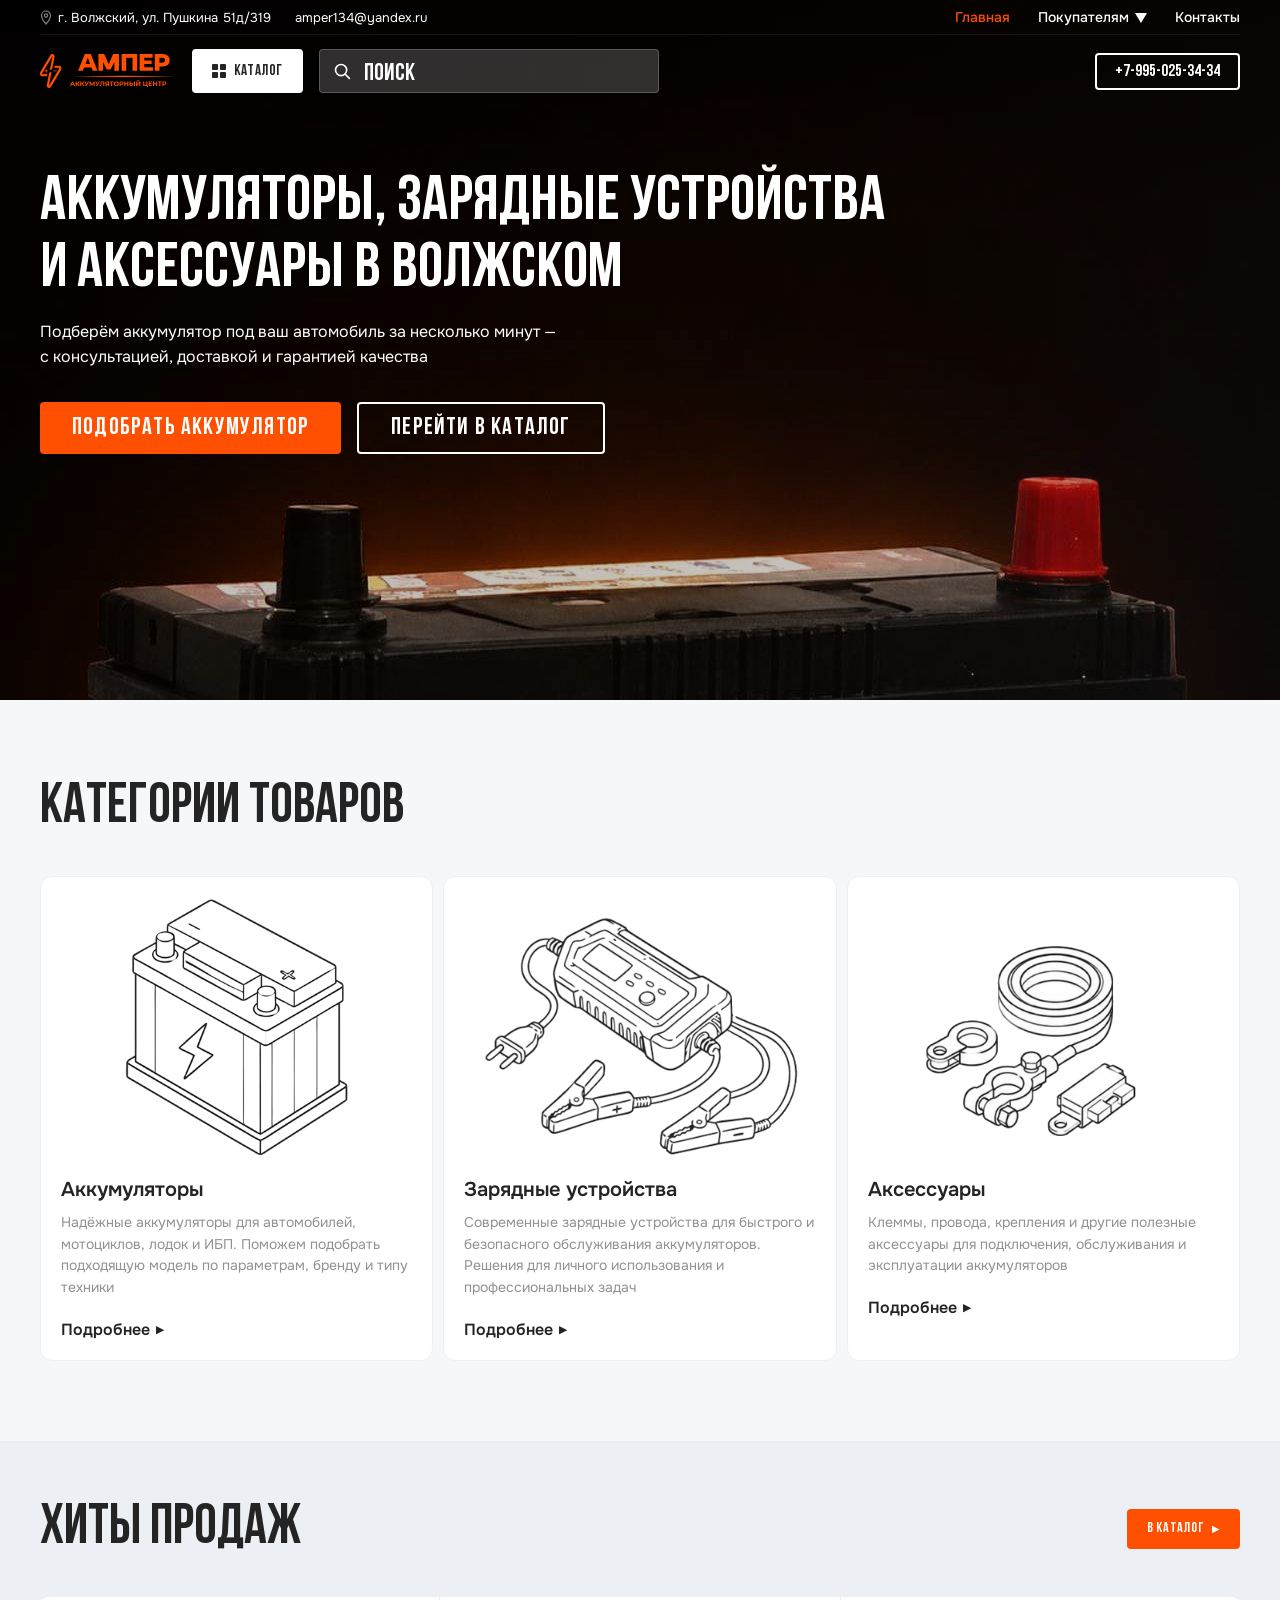
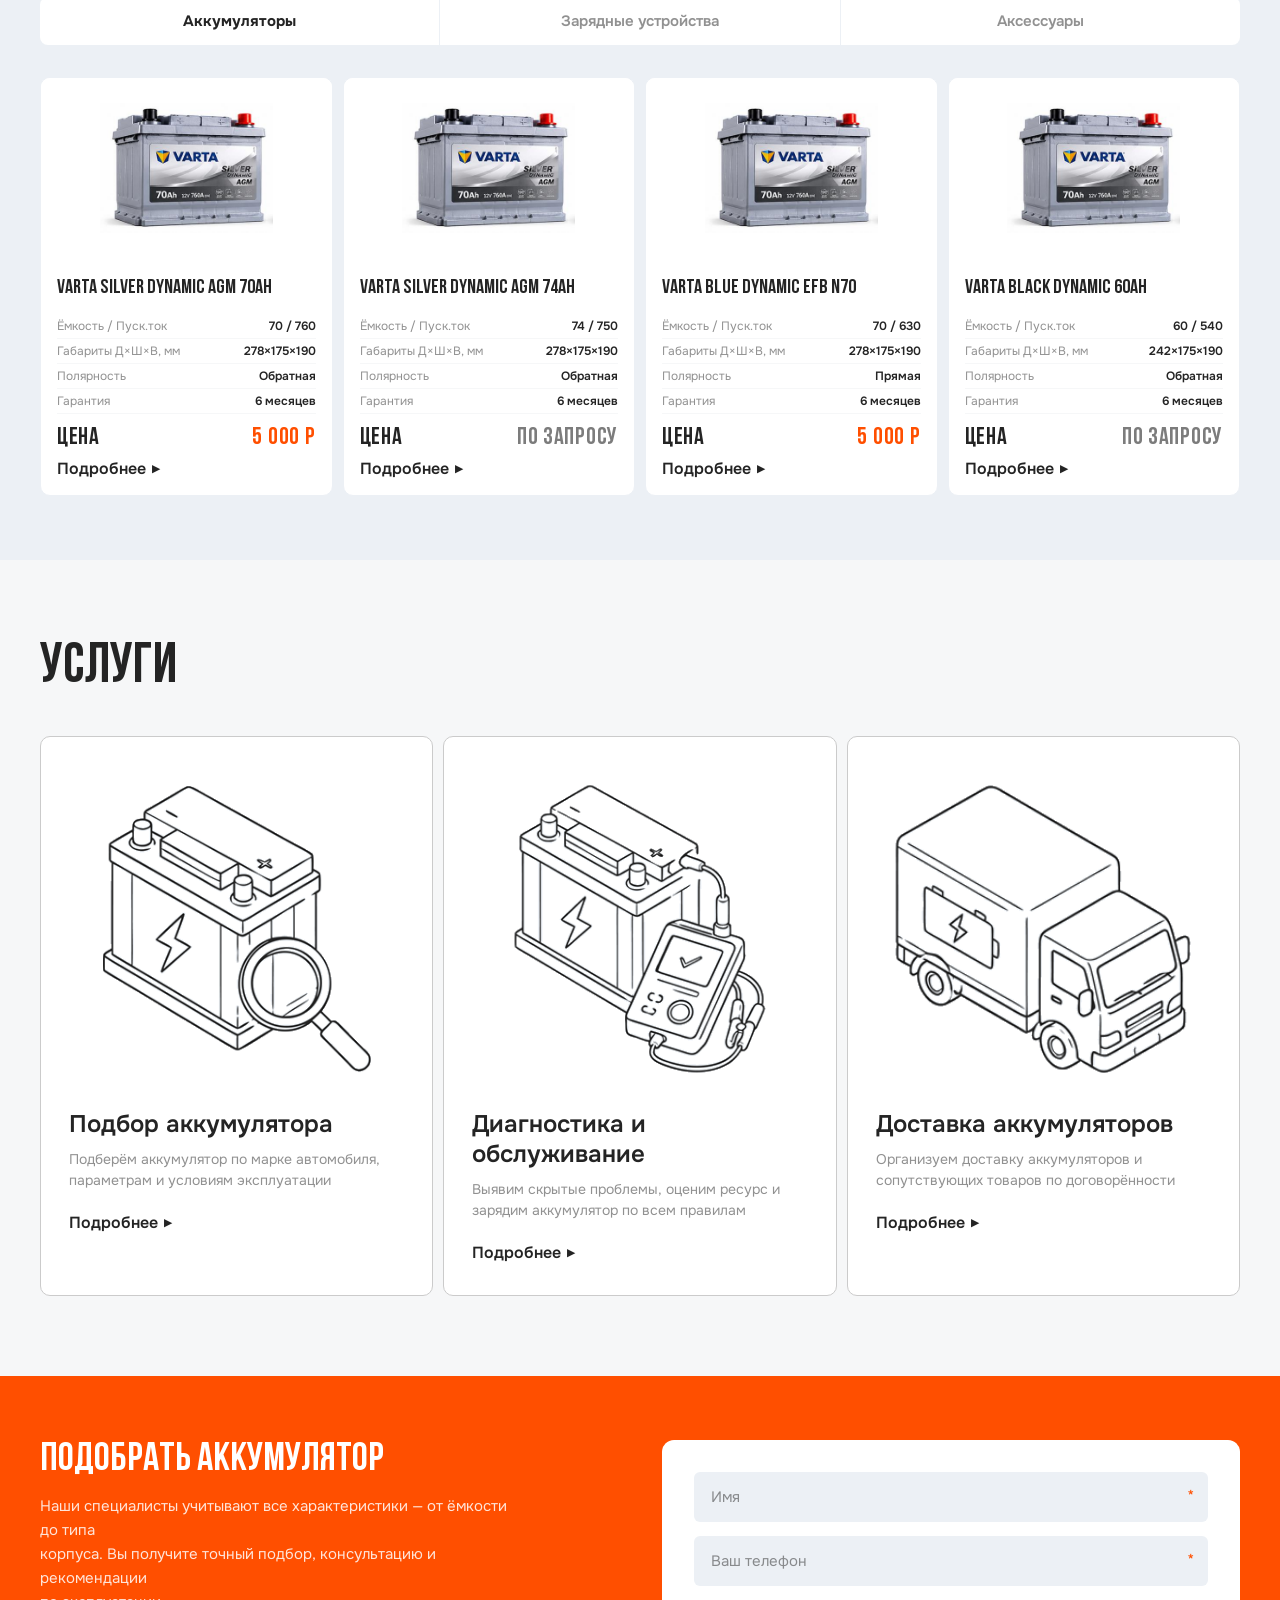
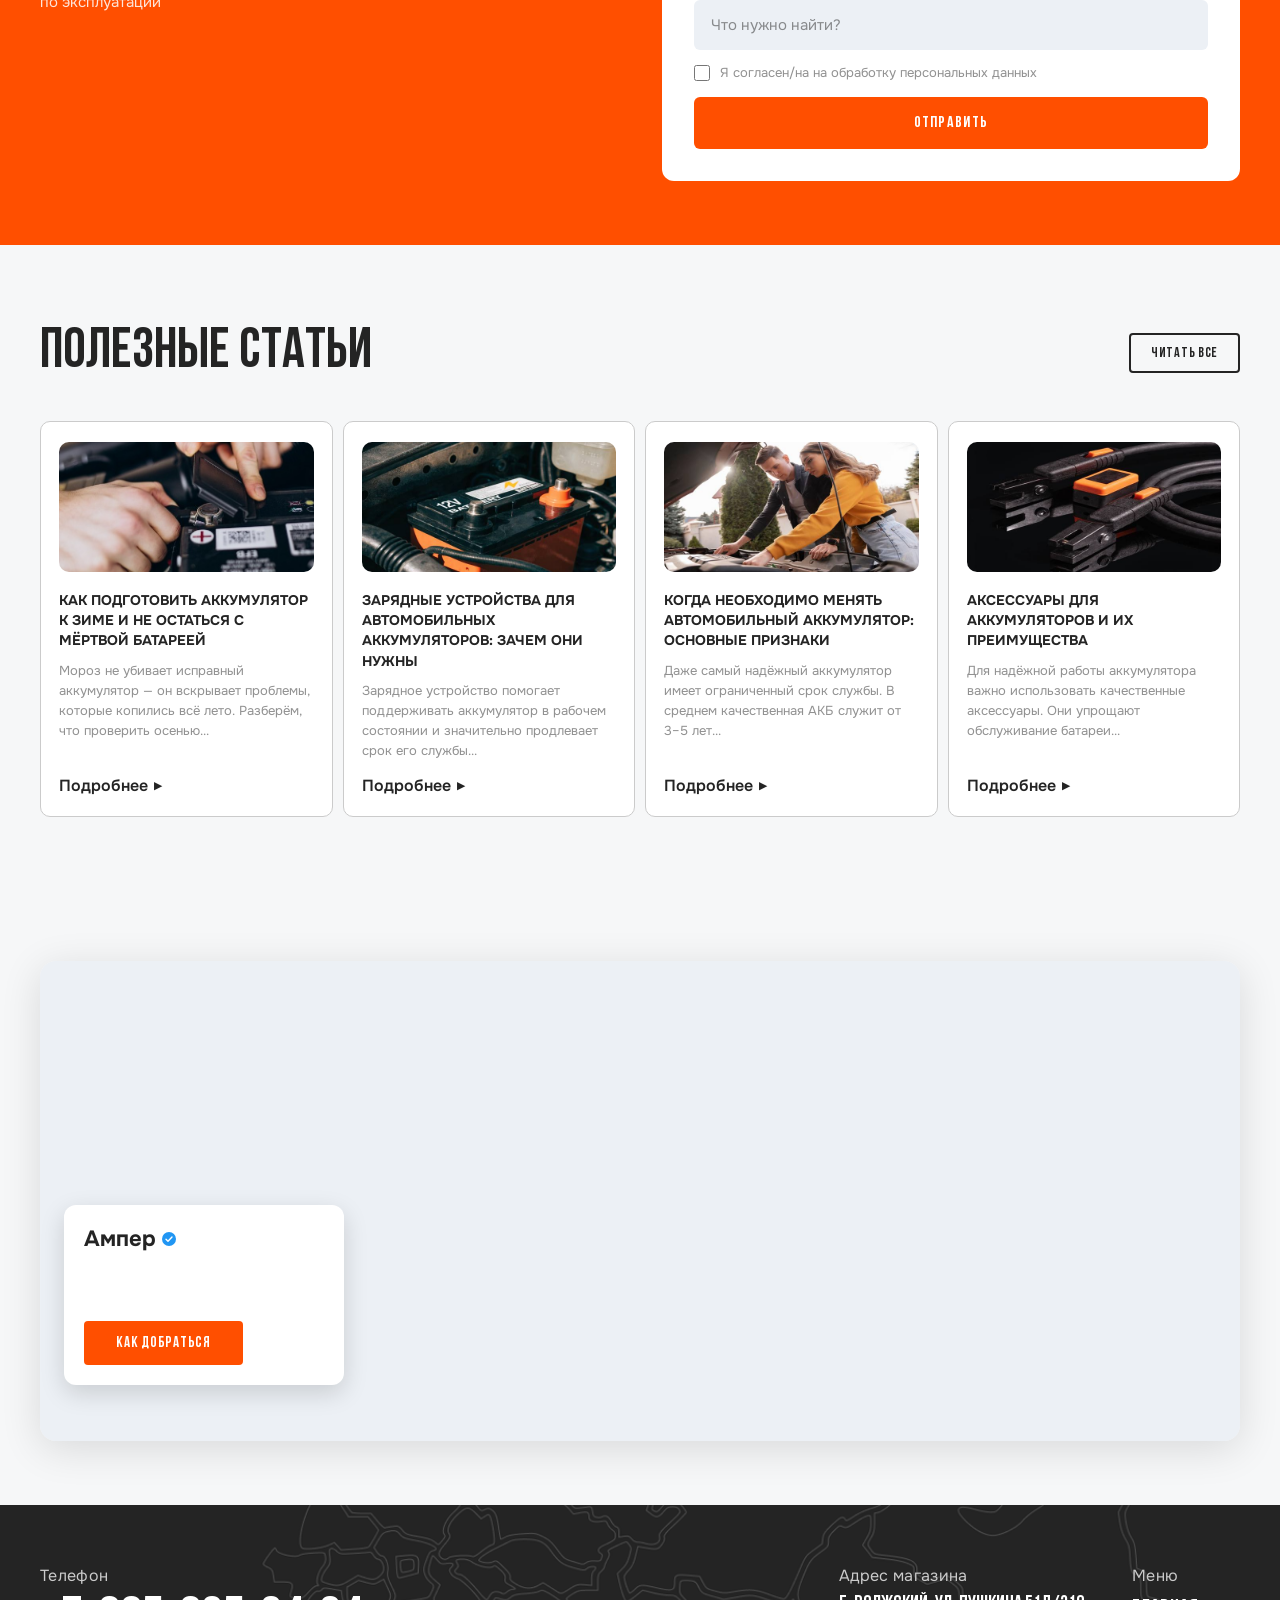
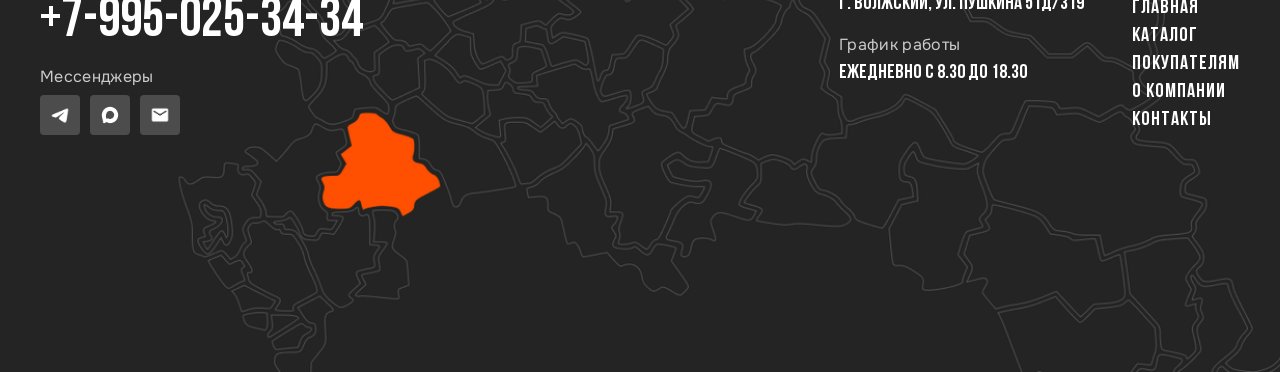
<file: index.html>
<!DOCTYPE html>
<!-- Сайт разработал: https://t.me/Bro_piton -->
<html lang="ru">
<head>
<meta charset="UTF-8">
<meta name="viewport" content="width=device-width, initial-scale=1.0">
<title>Ампер — Аккумуляторы, зарядные устройства и аксессуары в Волжском</title>
<meta name="description" content="Подберём аккумулятор под ваш автомобиль за несколько минут — с консультацией, доставкой и гарантией качества">
<meta property="og:type" content="website">
<meta property="og:site_name" content="Ампер">
<meta property="og:locale" content="ru_RU">
<meta property="og:url" content="https://vladislavbropiton.github.io/akk/">
<meta property="og:title" content="Ампер — Аккумуляторы, зарядные устройства и аксессуары в Волжском">
<meta property="og:description" content="Подберём аккумулятор под ваш автомобиль за несколько минут — с консультацией, доставкой и гарантией качества">
<meta property="og:image" content="https://vladislavbropiton.github.io/akk/img/hero-main.jpg">
<link rel="stylesheet" href="css/fonts.css">
<link rel="icon" href="img/favicon.svg" type="image/svg+xml">
<link rel="icon" href="img/favicon-32.png" sizes="32x32" type="image/png">
<link rel="icon" href="img/favicon-16.png" sizes="16x16" type="image/png">
<link rel="apple-touch-icon" href="img/apple-touch-icon.png">
<link rel="stylesheet" href="css/style.css">
</head>
<body>

<div id="header-mount"></div>

<!-- HERO -->
<section class="hero">
  <div class="hero-bg"></div>
  <img class="hero-img" id="hero-img" alt="Аккумуляторы">
  <div class="container" style="width:100%">
    <div class="hero-content fade-in">
      <h1 class="hero-title">Аккумуляторы, зарядные устройства и&nbsp;аксессуары в&nbsp;Волжском</h1>
      <p class="hero-subtitle">Подберём аккумулятор под ваш автомобиль за несколько минут — <br class="hero-subtitle-break">с консультацией, доставкой и гарантией качества</p>
      <!-- на мобильном (см. медиа-запрос в style.css) это не то же самое
           фоновое фото, что на десктопе — отдельный блок с фото на всю
           ширину, начинается СРАЗУ после подзаголовка (сверено пиксельно:
           над ним только текст на сплошном тёмном фоне, фото туда не
           заходит), кнопки лежат на нижней части этого фото. -->
      <div class="hero-photo-mobile">
        <div class="hero-actions">
          <a href="#cta" class="btn btn-primary">Подобрать аккумулятор</a>
          <a href="catalog.html" class="btn btn-outline-white">Перейти в каталог</a>
        </div>
      </div>
    </div>
  </div>
</section>

<!-- CATEGORIES -->
<section class="section">
  <div class="container">
    <div class="section-head">
      <h2 class="section-title">Категории товаров</h2>
    </div>
    <div class="categories-grid">
      <a href="catalog.html?cat=acc" class="category-card">
        <div class="category-card-img">
          <img src="img/ill-battery.png" alt="Аккумуляторы">
        </div>
        <div class="category-card-name">Аккумуляторы</div>
        <p class="category-card-desc">Надёжные аккумуляторы для автомобилей, мотоциклов, лодок и ИБП. Поможем подобрать подходящую модель по параметрам, бренду и типу техники</p>
        <span class="btn-link">Подробнее</span>
      </a>
      <a href="catalog.html?cat=charge" class="category-card">
        <div class="category-card-img">
          <img src="img/ill-charger.png" alt="Зарядные устройства">
        </div>
        <div class="category-card-name">Зарядные устройства</div>
        <p class="category-card-desc">Современные зарядные устройства для быстрого и безопасного обслуживания аккумуляторов. Решения для личного использования и профессиональных задач</p>
        <span class="btn-link">Подробнее</span>
      </a>
      <a href="catalog.html?cat=access" class="category-card">
        <div class="category-card-img">
          <img src="img/ill-accessory.png" alt="Аксессуары">
        </div>
        <div class="category-card-name">Аксессуары</div>
        <p class="category-card-desc">Клеммы, провода, крепления и другие полезные аксессуары для подключения, обслуживания и эксплуатации аккумуляторов</p>
        <span class="btn-link">Подробнее</span>
      </a>
    </div>
  </div>
</section>

<!-- HITS -->
<section class="section hits-section" style="background:var(--gray-400);padding-top:60px;padding-bottom:64px;">
  <div class="container">
    <div class="section-head">
      <h2 class="section-title">Хиты продаж</h2>
      <a href="catalog.html" class="btn btn-primary btn-sm">В каталог</a>
    </div>
    <div class="tabs-wrap">
      <div class="tabs">
        <button class="tab-btn active" data-tab="tab-acc">Аккумуляторы</button>
        <button class="tab-btn" data-tab="tab-charge">Зарядные устройства</button>
        <button class="tab-btn" data-tab="tab-acc2">Аксессуары</button>
      </div>
      <div id="tab-acc" class="tab-panel active">
        <div class="products-grid" id="products-acc"></div>
      </div>
      <div id="tab-charge" class="tab-panel">
        <div class="products-grid" id="products-charge"></div>
      </div>
      <div id="tab-acc2" class="tab-panel">
        <div class="products-grid" id="products-acc2"></div>
      </div>
    </div>
  </div>
</section>

<!-- SERVICES -->
<section class="section">
  <div class="container">
    <div class="section-head">
      <h2 class="section-title">Услуги</h2>
    </div>
    <div class="services-grid">
      <div class="service-card">
        <img class="service-ill" src="img/ill-select.png" alt="">
        <div class="service-name">Подбор аккумулятора</div>
        <p class="service-desc">Подберём аккумулятор по марке автомобиля, параметрам и условиям эксплуатации</p>
        <a href="services.html" class="btn-link">Подробнее</a>
      </div>
      <div class="service-card">
        <img class="service-ill" src="img/ill-check.png" alt="">
        <div class="service-name">Диагностика и обслуживание</div>
        <p class="service-desc">Выявим скрытые проблемы, оценим ресурс и зарядим аккумулятор по всем правилам</p>
        <a href="services.html" class="btn-link">Подробнее</a>
      </div>
      <div class="service-card">
        <img class="service-ill" src="img/ill-delivery.png" alt="">
        <div class="service-name">Доставка аккумуляторов</div>
        <p class="service-desc">Организуем доставку аккумуляторов и сопутствующих товаров по договорённости</p>
        <a href="delivery.html" class="btn-link">Подробнее</a>
      </div>
    </div>
  </div>
</section>

<!-- CTA -->
<div id="cta"></div>
<div id="cta-mount"></div>

<!-- ARTICLES -->
<section class="section">
  <div class="container">
    <div class="section-head">
      <h2 class="section-title">Полезные статьи</h2>
      <a href="articles.html" class="btn btn-outline btn-sm">Читать все</a>
    </div>
    <div class="articles-grid" id="articles-mount"></div>
  </div>
</section>

<!-- MAP -->
<section class="map-section">
  <div class="container">
    <div class="map-inner">
      <div class="map-info">
        <div class="map-city">Ампер <svg class="map-city-badge" width="14" height="14" viewBox="0 0 14 14" fill="none"><circle cx="7" cy="7" r="7" fill="#2196F3"/><path d="M4 7.2L6 9.2L10 5" stroke="white" stroke-width="1.4" stroke-linecap="round" stroke-linejoin="round"/></svg></div>
        <div class="map-rating">
          <iframe src="https://yandex.ru/sprav/widget/rating-badge/166811071760?type=rating" width="150" height="50" frameborder="0" style="border:none;"></iframe>
        </div>
        <a href="https://yandex.ru/maps/?rtext=~48.788252,44.791599&rtt=auto" target="_blank" rel="noopener" class="btn btn-primary">Как добраться</a>
      </div>
      <div class="map-frame">
        <iframe id="mapFrameIframe"
          src="https://yandex.ru/map-widget/v1/?ll=44.791599,48.788252&z=13&l=map&pt=44.791599,48.788252,pm2rdm"
          allowfullscreen loading="lazy" title="Карта">
        </iframe>
      </div>
    </div>
  </div>
</section>

<div id="footer-mount"></div>
<script src="js/stat.js"></script>
<script src="js/catalog-data.js"></script>
<script src="js/articles-data.js"></script>
<script src="js/main.js"></script>
<script>
  // Хиты продаж берём из общего каталога (js/catalog-data.js): в каждой
  // вкладке товары своего раздела со своими характеристиками. Раньше здесь
  // был жёстко вписанный список, из-за чего во вкладках «Зарядные устройства»
  // и «Аксессуары» показывались одни и те же аккумуляторы.
  const HIT_TABS = { 'acc': 'acc', 'charge': 'charge', 'acc2': 'access' };
  Object.keys(HIT_TABS).forEach(tab => {
    const el = document.getElementById('products-' + tab);
    const cat = HIT_TABS[tab];
    if (!el || !CATALOG[cat]) return;
    el.innerHTML = CATALOG[cat].products.slice(0, 4)
      .map(p => productCard(p.name, CARD_SPECS[cat](p), p.price)).join('');
  });

  // четыре свежие статьи из общего списка js/articles-data.js
  document.getElementById('articles-mount').innerHTML =
    ARTICLES.slice(0, 4).map(articleCard).join('');

  const hi = document.getElementById('hero-img');
  if (hi) hi.src = IMG.heroBg;
  document.getElementById('header-mount').innerHTML = renderHeader('index.html');
  document.getElementById('cta-mount').innerHTML = renderCtaForm();
  document.getElementById('footer-mount').innerHTML = renderFooter();

  // на моб. карточка над картой перекрывает маркер (он по центру) — сдвигаем
  // видимый центр карты правее-выше от маркера, сам маркер (pt) не трогаем
  if (window.innerWidth <= 768) {
    const mapIframe = document.getElementById('mapFrameIframe');
    if (mapIframe) mapIframe.src = 'https://yandex.ru/map-widget/v1/?ll=44.776149,48.780335&z=13&l=map&pt=44.791599,48.788252,pm2rdm';
  }
</script>
</body>
</html>
</file>
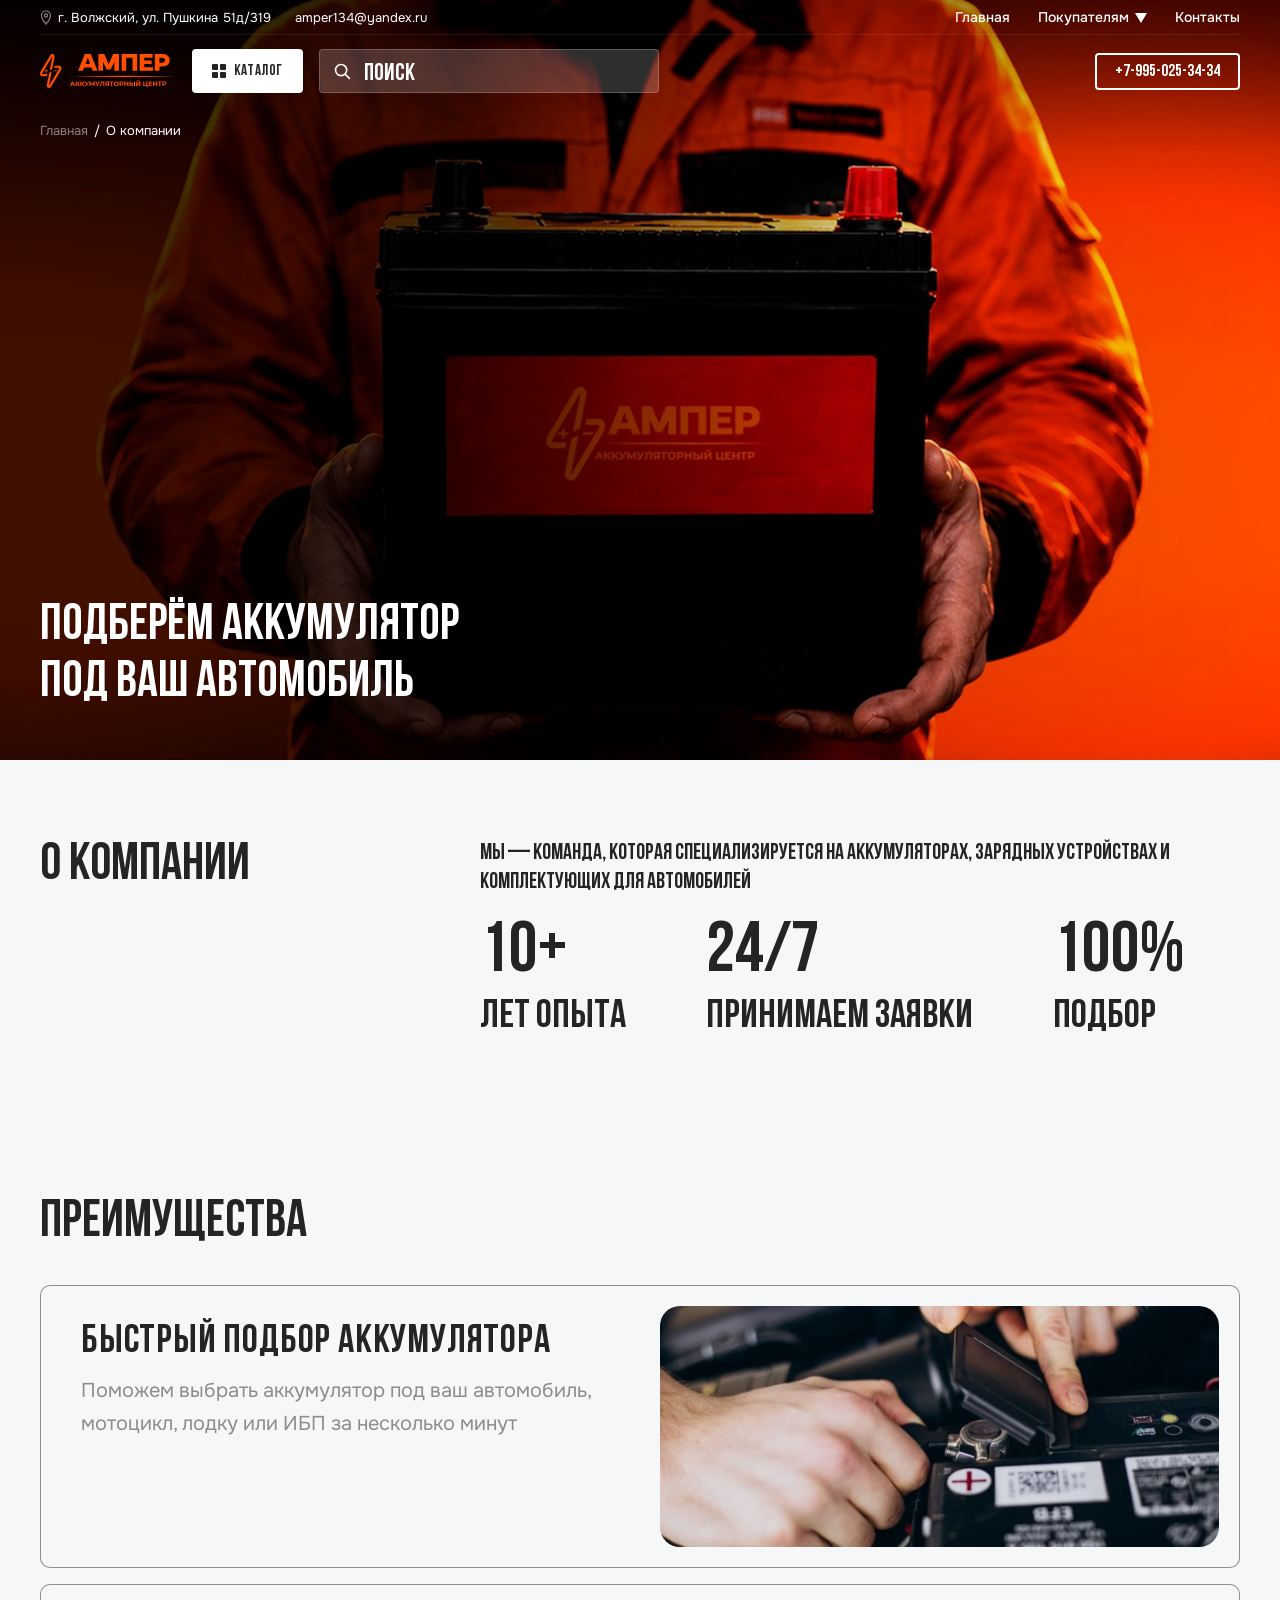
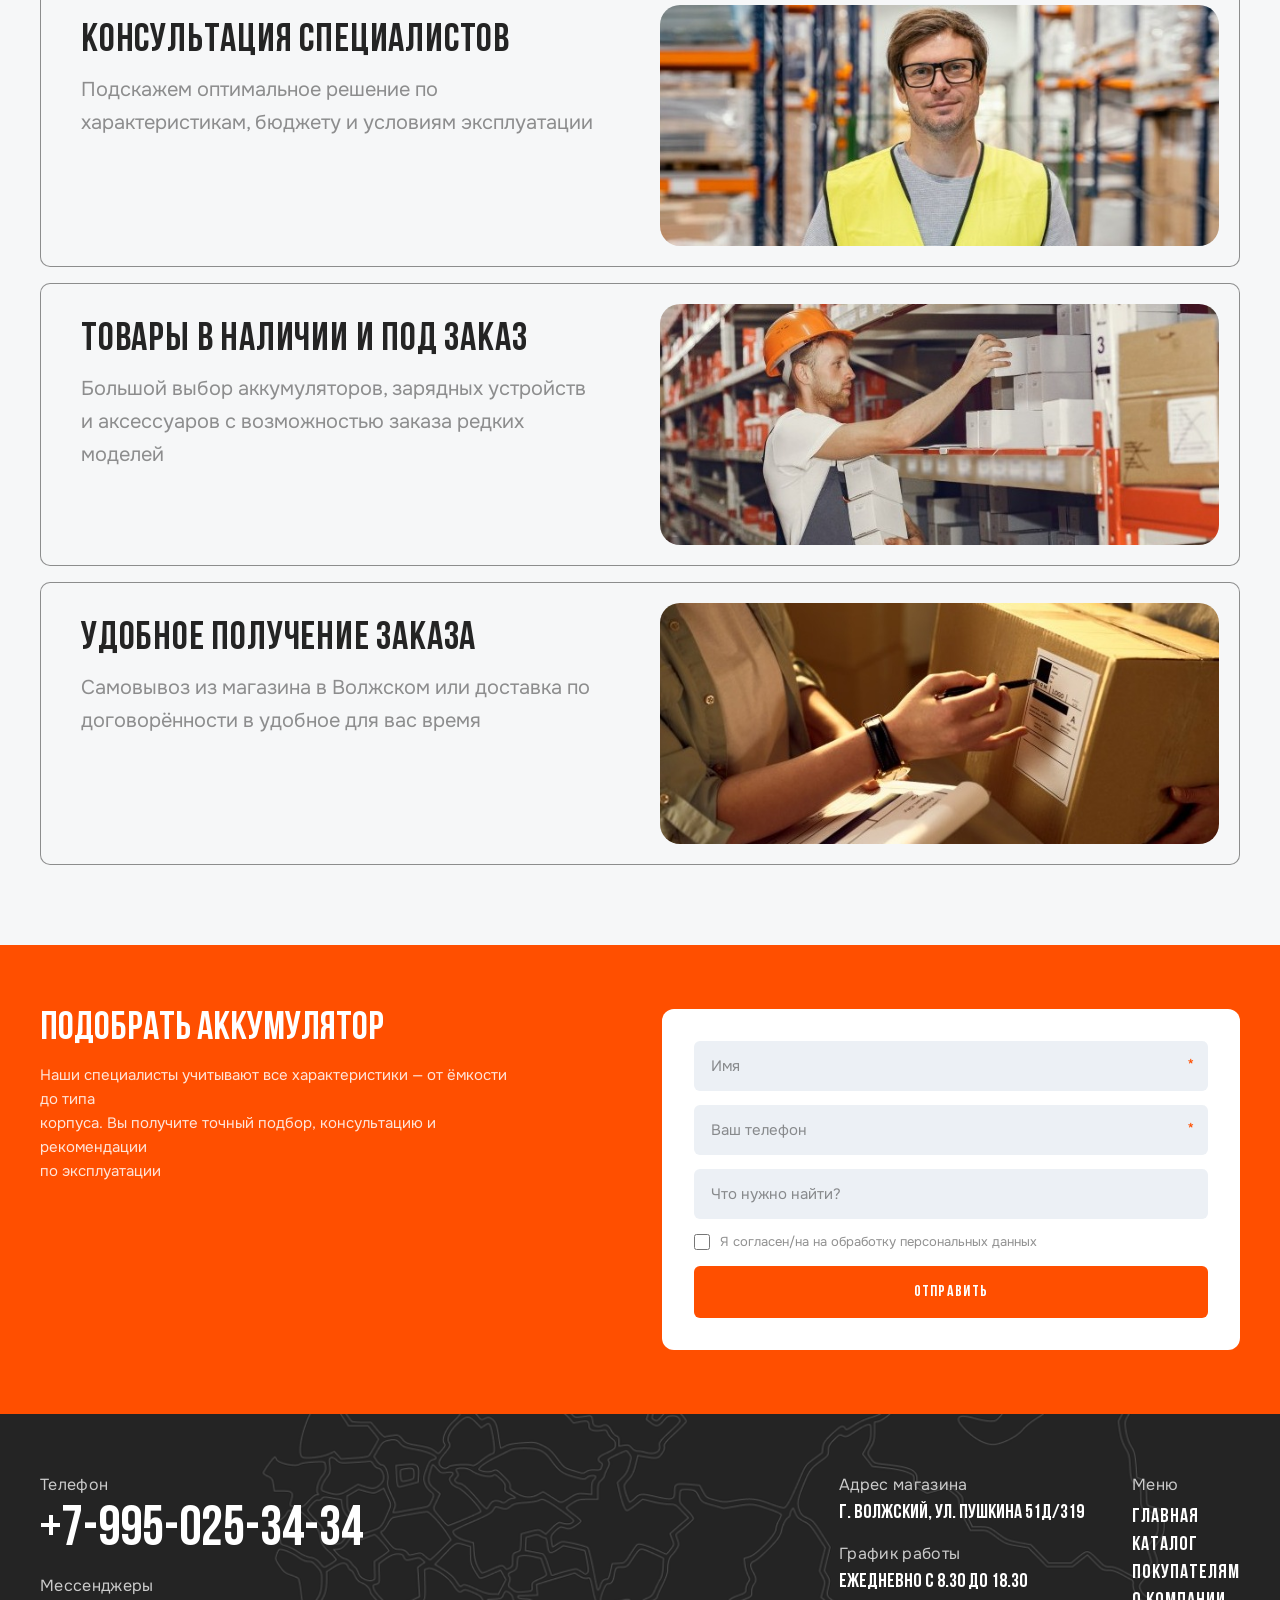
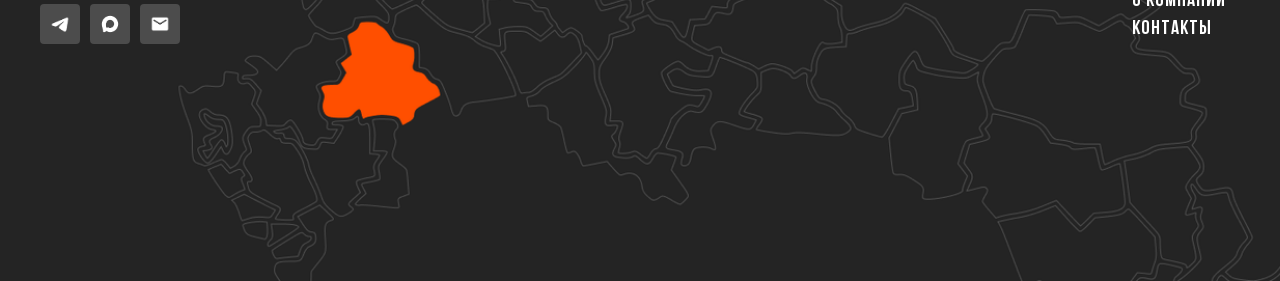
<file: about.html>
<!DOCTYPE html>
<!-- Сайт разработал: https://t.me/Bro_piton -->
<html lang="ru">
<head>
<meta charset="UTF-8">
<meta name="viewport" content="width=device-width, initial-scale=1.0">
<title>О компании — Ампер</title>
<meta name="description" content="Аккумуляторный центр «Ампер» в Волжском: более 10 лет подбираем аккумуляторы, зарядные устройства и аксессуары под конкретный автомобиль.">
<meta property="og:type" content="website">
<meta property="og:site_name" content="Ампер">
<meta property="og:locale" content="ru_RU">
<meta property="og:url" content="https://vladislavbropiton.github.io/akk/about.html">
<meta property="og:title" content="О компании — Ампер">
<meta property="og:description" content="Аккумуляторный центр «Ампер» в Волжском: более 10 лет подбираем аккумуляторы, зарядные устройства и аксессуары под конкретный автомобиль.">
<meta property="og:image" content="https://vladislavbropiton.github.io/akk/img/hero-about.jpg">
<link rel="stylesheet" href="css/fonts.css">
<link rel="icon" href="img/favicon.svg" type="image/svg+xml">
<link rel="icon" href="img/favicon-32.png" sizes="32x32" type="image/png">
<link rel="icon" href="img/favicon-16.png" sizes="16x16" type="image/png">
<link rel="apple-touch-icon" href="img/apple-touch-icon.png">
<link rel="stylesheet" href="css/style.css">
</head>
<body>
<div id="header-mount"></div>

<!-- INNER HERO -->
<section class="inner-hero">
  <div class="inner-hero-bg">
    <picture>
      <!-- отдельное фото под мобильную версию: качественнее и в портретных
           пропорциях (не растянутый десктопный кадр) -->
      <source media="(max-width: 768px)" srcset="img/hero-about-mobile.jpg">
      <img class="inner-hero-bg-img" id="hero-bg-img" alt="">
    </picture>
    <div class="inner-hero-overlay"></div>
  </div>
  <div class="inner-hero-crumbs-row">
    <div class="inner-hero-crumbs" id="breadcrumb-mount"></div>
    <a href="tel:+79950253434" class="header-phone inner-hero-phone">+7-995-025-34-34</a>
  </div>
  <div class="container" style="width:100%">
    <div class="inner-hero-content" style="max-width:560px;">
      <h1 class="inner-hero-title">Подберём аккумулятор<br>под ваш автомобиль</h1>
    </div>
  </div>
</section>

<section class="section" style="background:var(--gray-300);">
  <div class="container">
    <div class="about-intro-row">
      <h2 class="section-title about-section-heading">О компании</h2>
      <div>
        <p style="font-family:'Adderley','Oswald',sans-serif;font-weight:700;font-size:22px;text-transform:uppercase;line-height:1.3;margin-bottom:20px;">Мы — команда, которая специализируется на аккумуляторах, зарядных устройствах и комплектующих для автомобилей</p>

        <!-- STATS — в макете цифры в той же колонке, что и текст, не во всю ширину -->
        <div class="stats-row">
          <div class="stat">
            <div class="stat-num">10+</div>
            <div class="stat-label">Лет опыта</div>
          </div>
          <div class="stat">
            <div class="stat-num">24/7</div>
            <div class="stat-label">Принимаем заявки</div>
          </div>
          <div class="stat">
            <div class="stat-num">100%</div>
            <div class="stat-label">Подбор</div>
          </div>
        </div>
      </div>
    </div>
  </div>
</section>

<!-- ADVANTAGES -->
<section class="section advantages-section" style="background:var(--gray-300);">
  <div class="container">
    <h2 class="section-title about-section-heading advantages-heading" style="margin-bottom:36px;">Преимущества</h2>
    <div class="advantages-list">
      <div class="advantage-row">
        <div class="advantage-text">
          <div class="advantage-title">Быстрый подбор аккумулятора</div>
          <p class="advantage-desc">Поможем выбрать аккумулятор под ваш автомобиль, мотоцикл, лодку или ИБП за несколько минут</p>
        </div>
        <div class="advantage-img">
          <img src="img/adv-select.jpg" alt="Быстрый подбор аккумулятора">
        </div>
      </div>
      <div class="advantage-row">
        <div class="advantage-text">
          <div class="advantage-title">Консультация специалистов</div>
          <p class="advantage-desc">Подскажем оптимальное решение по характеристикам, бюджету и условиям эксплуатации</p>
        </div>
        <div class="advantage-img"><img src="img/adv-consult.jpg" alt="Консультация специалистов"></div>
      </div>
      <div class="advantage-row">
        <div class="advantage-text">
          <div class="advantage-title">Товары в наличии и под заказ</div>
          <p class="advantage-desc">Большой выбор аккумуляторов, зарядных устройств и аксессуаров с возможностью заказа редких моделей</p>
        </div>
        <div class="advantage-img"><img src="img/adv-stock.jpg" alt="Товары в наличии и под заказ"></div>
      </div>
      <div class="advantage-row">
        <div class="advantage-text">
          <div class="advantage-title">Удобное получение заказа</div>
          <p class="advantage-desc">Самовывоз из магазина в Волжском или доставка по договорённости в удобное для вас время</p>
        </div>
        <div class="advantage-img"><img src="img/adv-pickup.jpg" alt="Удобное получение заказа"></div>
      </div>
    </div>
  </div>
</section>

<div id="cta-mount"></div>
<div id="footer-mount"></div>
<script src="js/stat.js"></script>
<script src="js/catalog-data.js"></script>
<script src="js/main.js"></script>
<script>
  // Устанавливаем SVG-изображения
  const hb = document.getElementById('hero-bg-img');
  if (hb) { hb.src = IMG.heroBgAbout; hb.style.objectPosition = 'center top'; }
  document.getElementById('header-mount').innerHTML = renderHeader('about.html');
  document.getElementById('breadcrumb-mount').innerHTML = renderBreadcrumb([
    {href:'index.html',label:'Главная'},
    {href:'about.html',label:'О компании'}
  ]);
  document.getElementById('cta-mount').innerHTML = renderCtaForm();
  document.getElementById('footer-mount').innerHTML = renderFooter();
</script>
</body>
</html>
</file>
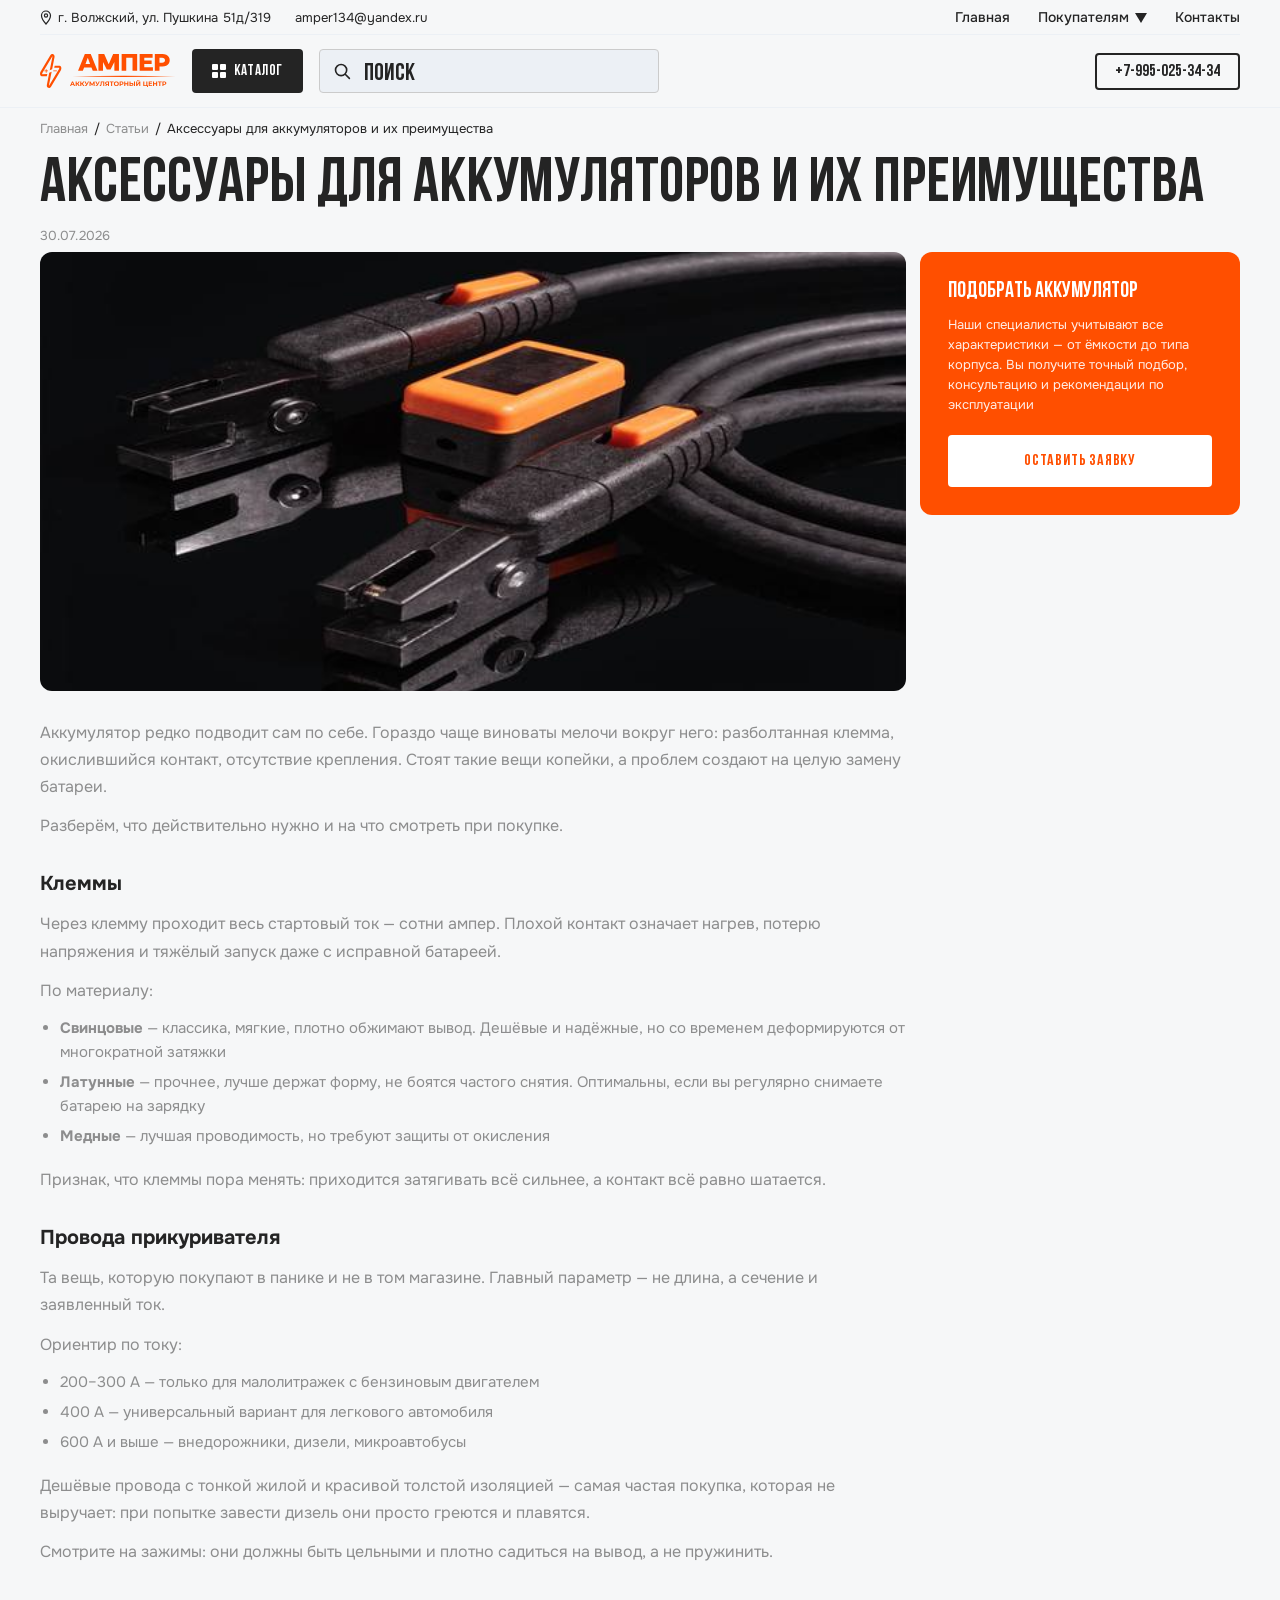
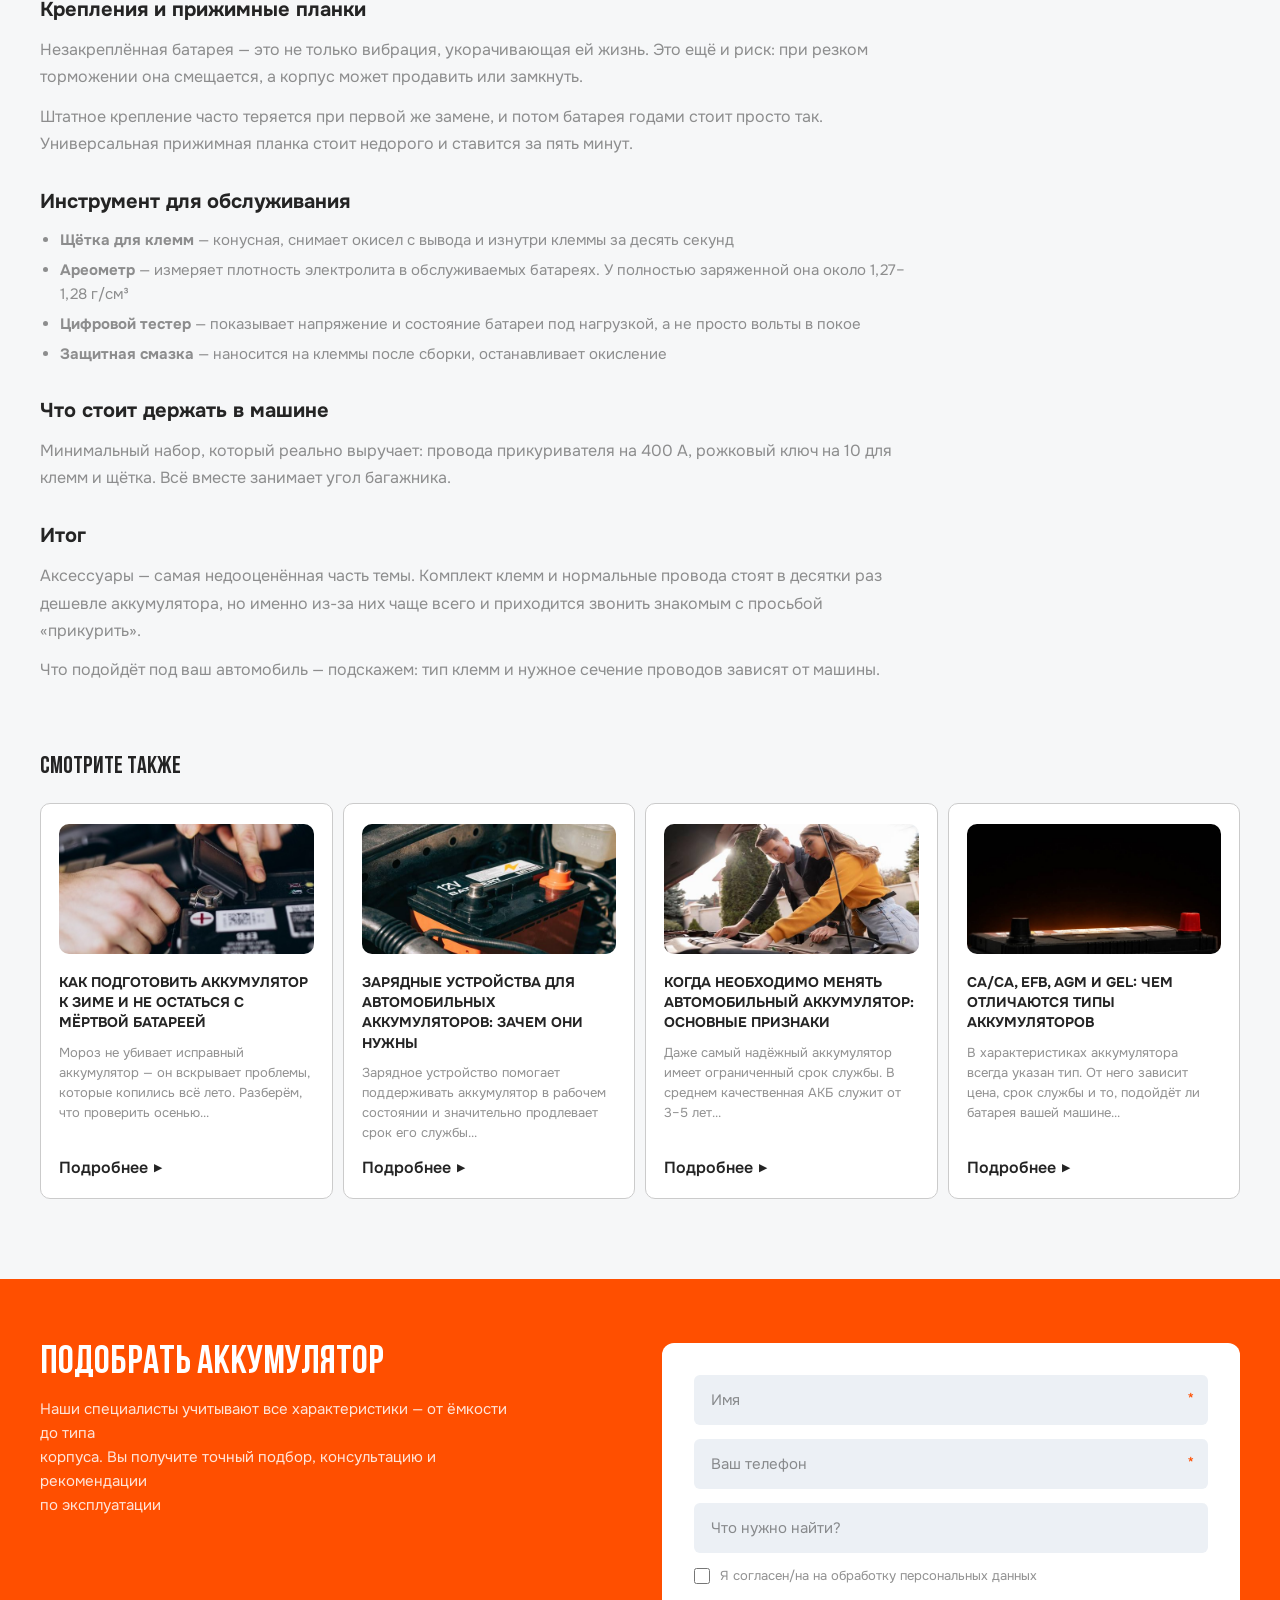
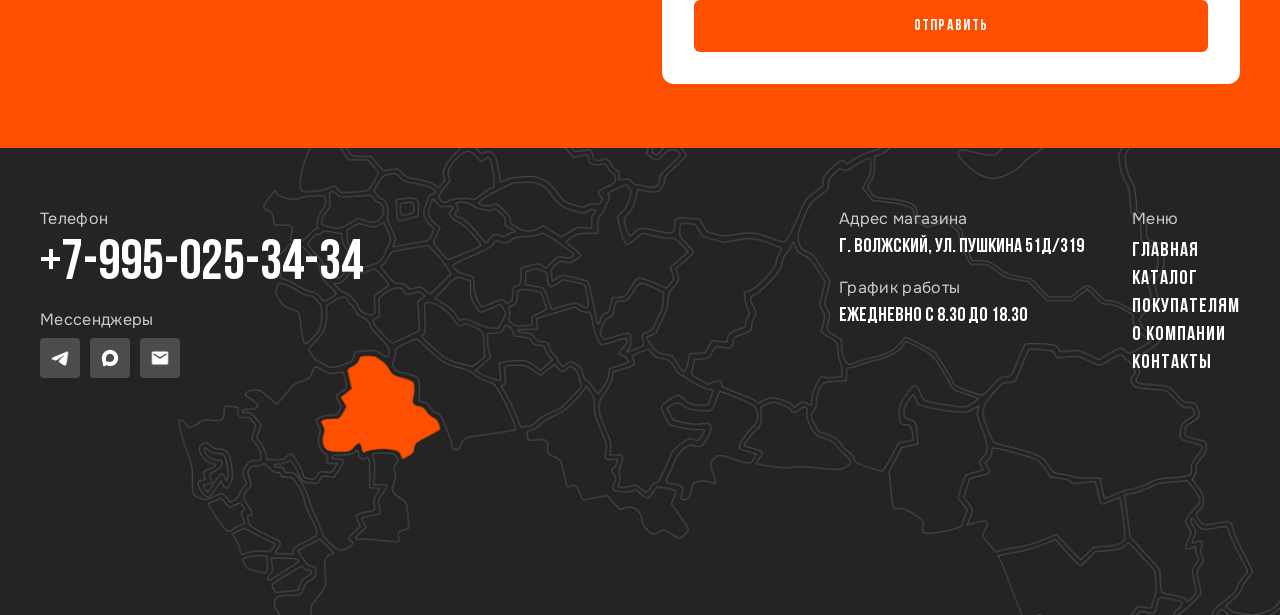
<file: article-accessories.html>
<!DOCTYPE html>
<!-- Сайт разработал: https://t.me/Bro_piton -->
<html lang="ru">
<head>
<meta charset="UTF-8">
<meta name="viewport" content="width=device-width, initial-scale=1.0">
<title>Аксессуары для аккумуляторов и их преимущества — Ампер</title>
<meta name="description" content="Клеммы, провода прикуривателя, крепления и инструмент для аккумулятора: что действительно нужно держать в машине и на что смотреть при покупке.">
<meta property="og:type" content="article">
<meta property="og:site_name" content="Ампер">
<meta property="og:locale" content="ru_RU">
<meta property="og:url" content="https://vladislavbropiton.github.io/akk/article-accessories.html">
<meta property="og:title" content="Аксессуары для аккумуляторов и их преимущества — Ампер">
<meta property="og:description" content="Клеммы, провода прикуривателя, крепления и инструмент для аккумулятора: что действительно нужно держать в машине и на что смотреть при покупке.">
<meta property="og:image" content="https://vladislavbropiton.github.io/akk/img/article-4.jpg">
<link rel="stylesheet" href="css/fonts.css">
<link rel="icon" href="img/favicon.svg" type="image/svg+xml">
<link rel="icon" href="img/favicon-32.png" sizes="32x32" type="image/png">
<link rel="icon" href="img/favicon-16.png" sizes="16x16" type="image/png">
<link rel="apple-touch-icon" href="img/apple-touch-icon.png">
<link rel="stylesheet" href="css/style.css">
</head>
<body class="no-hero-page">
<div id="header-mount"></div>
<div id="breadcrumb-mount"></div>

<div class="container">
  <div class="article-layout">
    <h1>Аксессуары для аккумуляторов и их преимущества</h1>
    <div class="article-date">30.07.2026</div>

    <article class="article-content">
      <div class="article-hero-img" id="article-hero-img"></div>

      <p>Аккумулятор редко подводит сам по себе. Гораздо чаще виноваты мелочи вокруг него: разболтанная клемма, окислившийся контакт, отсутствие крепления. Стоят такие вещи копейки, а проблем создают на целую замену батареи.</p>

      <p>Разберём, что действительно нужно и на что смотреть при покупке.</p>

      <h2>Клеммы</h2>
      <p>Через клемму проходит весь стартовый ток — сотни ампер. Плохой контакт означает нагрев, потерю напряжения и тяжёлый запуск даже с исправной батареей.</p>
      <p>По материалу:</p>
      <ul>
        <li><strong>Свинцовые</strong> — классика, мягкие, плотно обжимают вывод. Дешёвые и надёжные, но со временем деформируются от многократной затяжки</li>
        <li><strong>Латунные</strong> — прочнее, лучше держат форму, не боятся частого снятия. Оптимальны, если вы регулярно снимаете батарею на зарядку</li>
        <li><strong>Медные</strong> — лучшая проводимость, но требуют защиты от окисления</li>
      </ul>
      <p>Признак, что клеммы пора менять: приходится затягивать всё сильнее, а контакт всё равно шатается.</p>

      <h2>Провода прикуривателя</h2>
      <p>Та вещь, которую покупают в панике и не в том магазине. Главный параметр — не длина, а сечение и заявленный ток.</p>
      <p>Ориентир по току:</p>
      <ul>
        <li>200–300 A — только для малолитражек с бензиновым двигателем</li>
        <li>400 A — универсальный вариант для легкового автомобиля</li>
        <li>600 A и выше — внедорожники, дизели, микроавтобусы</li>
      </ul>
      <p>Дешёвые провода с тонкой жилой и красивой толстой изоляцией — самая частая покупка, которая не выручает: при попытке завести дизель они просто греются и плавятся.</p>
      <p>Смотрите на зажимы: они должны быть цельными и плотно садиться на вывод, а не пружинить.</p>

      <h2>Крепления и прижимные планки</h2>
      <p>Незакреплённая батарея — это не только вибрация, укорачивающая ей жизнь. Это ещё и риск: при резком торможении она смещается, а корпус может продавить или замкнуть.</p>
      <p>Штатное крепление часто теряется при первой же замене, и потом батарея годами стоит просто так. Универсальная прижимная планка стоит недорого и ставится за пять минут.</p>

      <h2>Инструмент для обслуживания</h2>
      <ul>
        <li><strong>Щётка для клемм</strong> — конусная, снимает окисел с вывода и изнутри клеммы за десять секунд</li>
        <li><strong>Ареометр</strong> — измеряет плотность электролита в обслуживаемых батареях. У полностью заряженной она около 1,27–1,28 г/см³</li>
        <li><strong>Цифровой тестер</strong> — показывает напряжение и состояние батареи под нагрузкой, а не просто вольты в покое</li>
        <li><strong>Защитная смазка</strong> — наносится на клеммы после сборки, останавливает окисление</li>
      </ul>

      <h2>Что стоит держать в машине</h2>
      <p>Минимальный набор, который реально выручает: провода прикуривателя на 400 A, рожковый ключ на 10 для клемм и щётка. Всё вместе занимает угол багажника.</p>

      <h2>Итог</h2>
      <p>Аксессуары — самая недооценённая часть темы. Комплект клемм и нормальные провода стоят в десятки раз дешевле аккумулятора, но именно из-за них чаще всего и приходится звонить знакомым с просьбой «прикурить».</p>
      <p>Что подойдёт под ваш автомобиль — подскажем: тип клемм и нужное сечение проводов зависят от машины.</p>

    </article>

    <!-- SIDEBAR -->
    <aside>
      <div class="article-sidebar-widget">
        <div class="widget-title">Подобрать аккумулятор</div>
        <p class="widget-desc">Наши специалисты учитывают все характеристики — от ёмкости до типа корпуса. Вы получите точный подбор, консультацию и рекомендации по эксплуатации</p>
        <a href="#cta" class="widget-btn">Оставить заявку</a>
      </div>
    </aside>

    <!-- SEE ALSO — по макету на всю ширину под текстом+сайдбаром, а не
         только в колонке текста; на мобиле идёт после мини-виджета -->
    <div class="see-also">
      <div class="see-also-title">Смотрите также</div>
      <div class="articles-grid" id="see-also-mount"></div>
    </div>
  </div>
</div>

<div id="cta"></div>
<div id="cta-mount"></div>
<div id="footer-mount"></div>
<script src="js/stat.js"></script>
<script src="js/catalog-data.js"></script>
<script src="js/articles-data.js"></script>
<script src="js/main.js"></script>
<script>initArticlePage('accessories');</script>
</body>
</html>
</file>
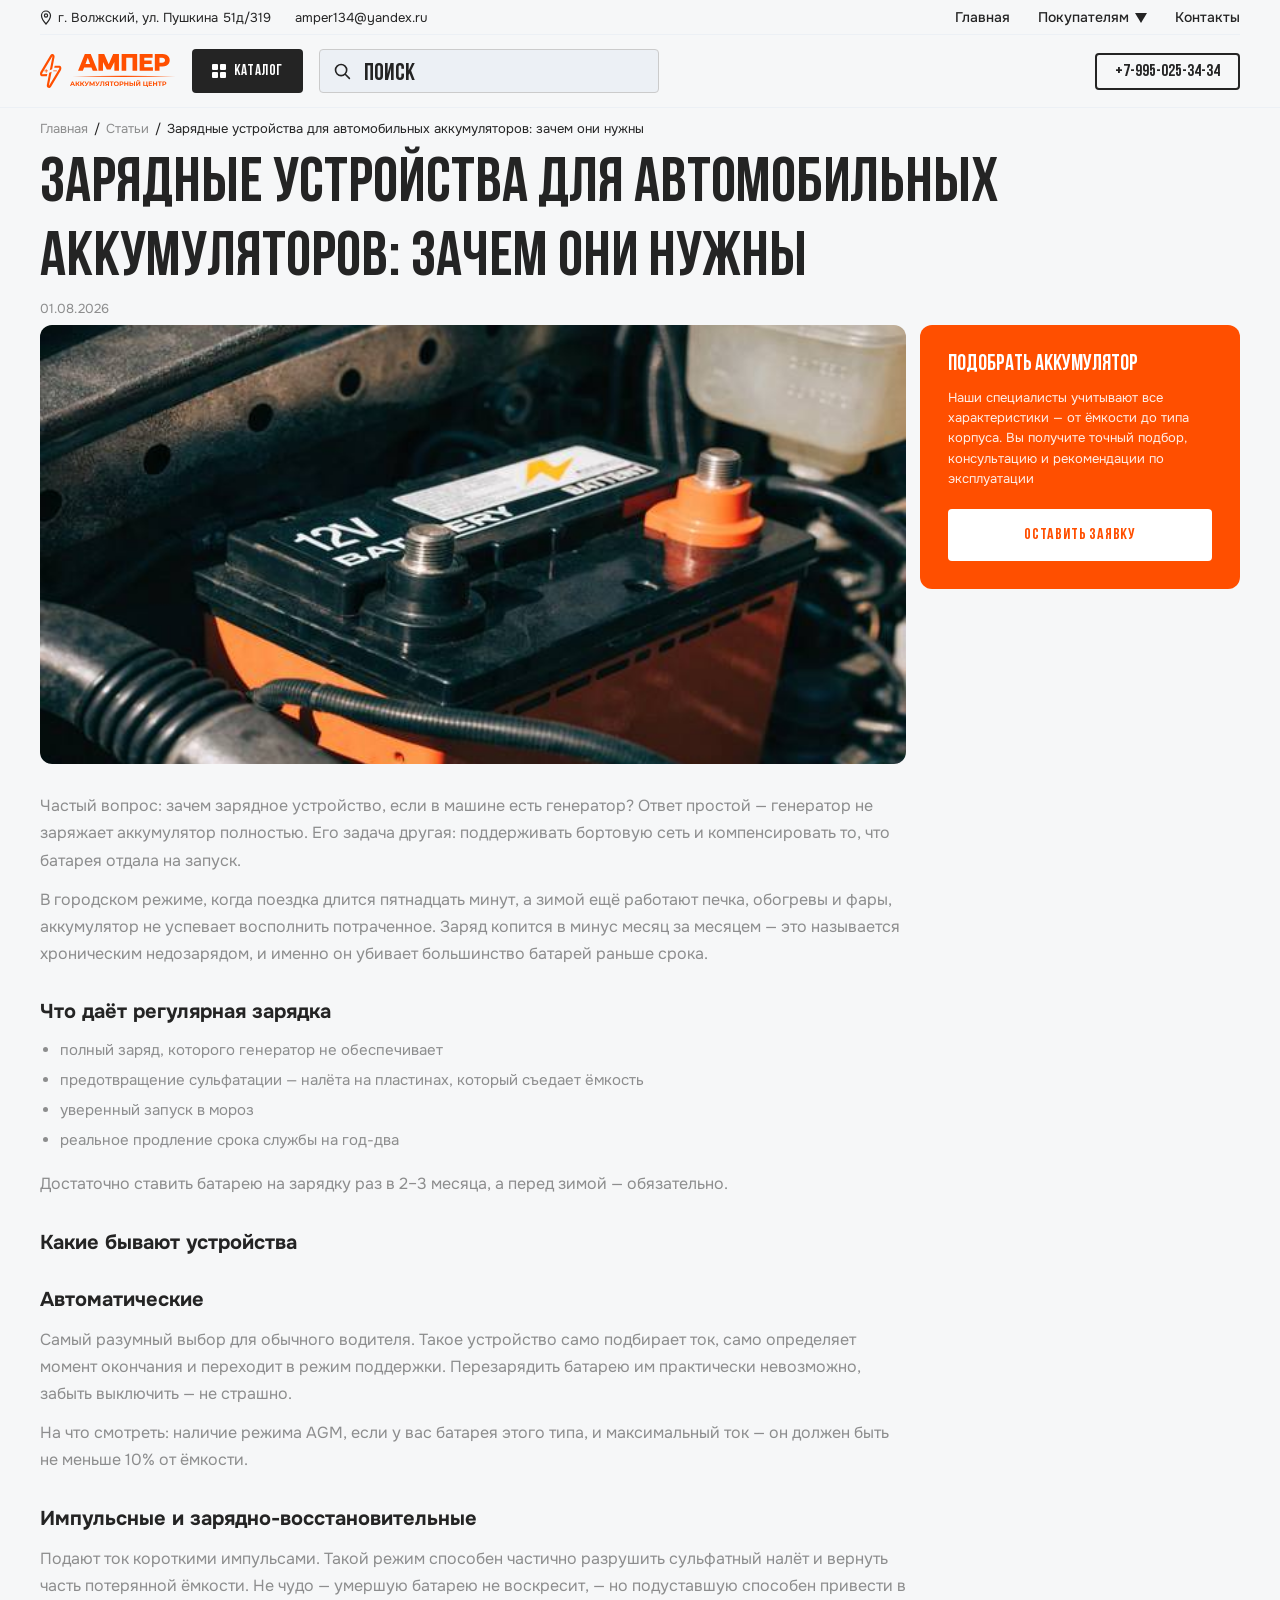
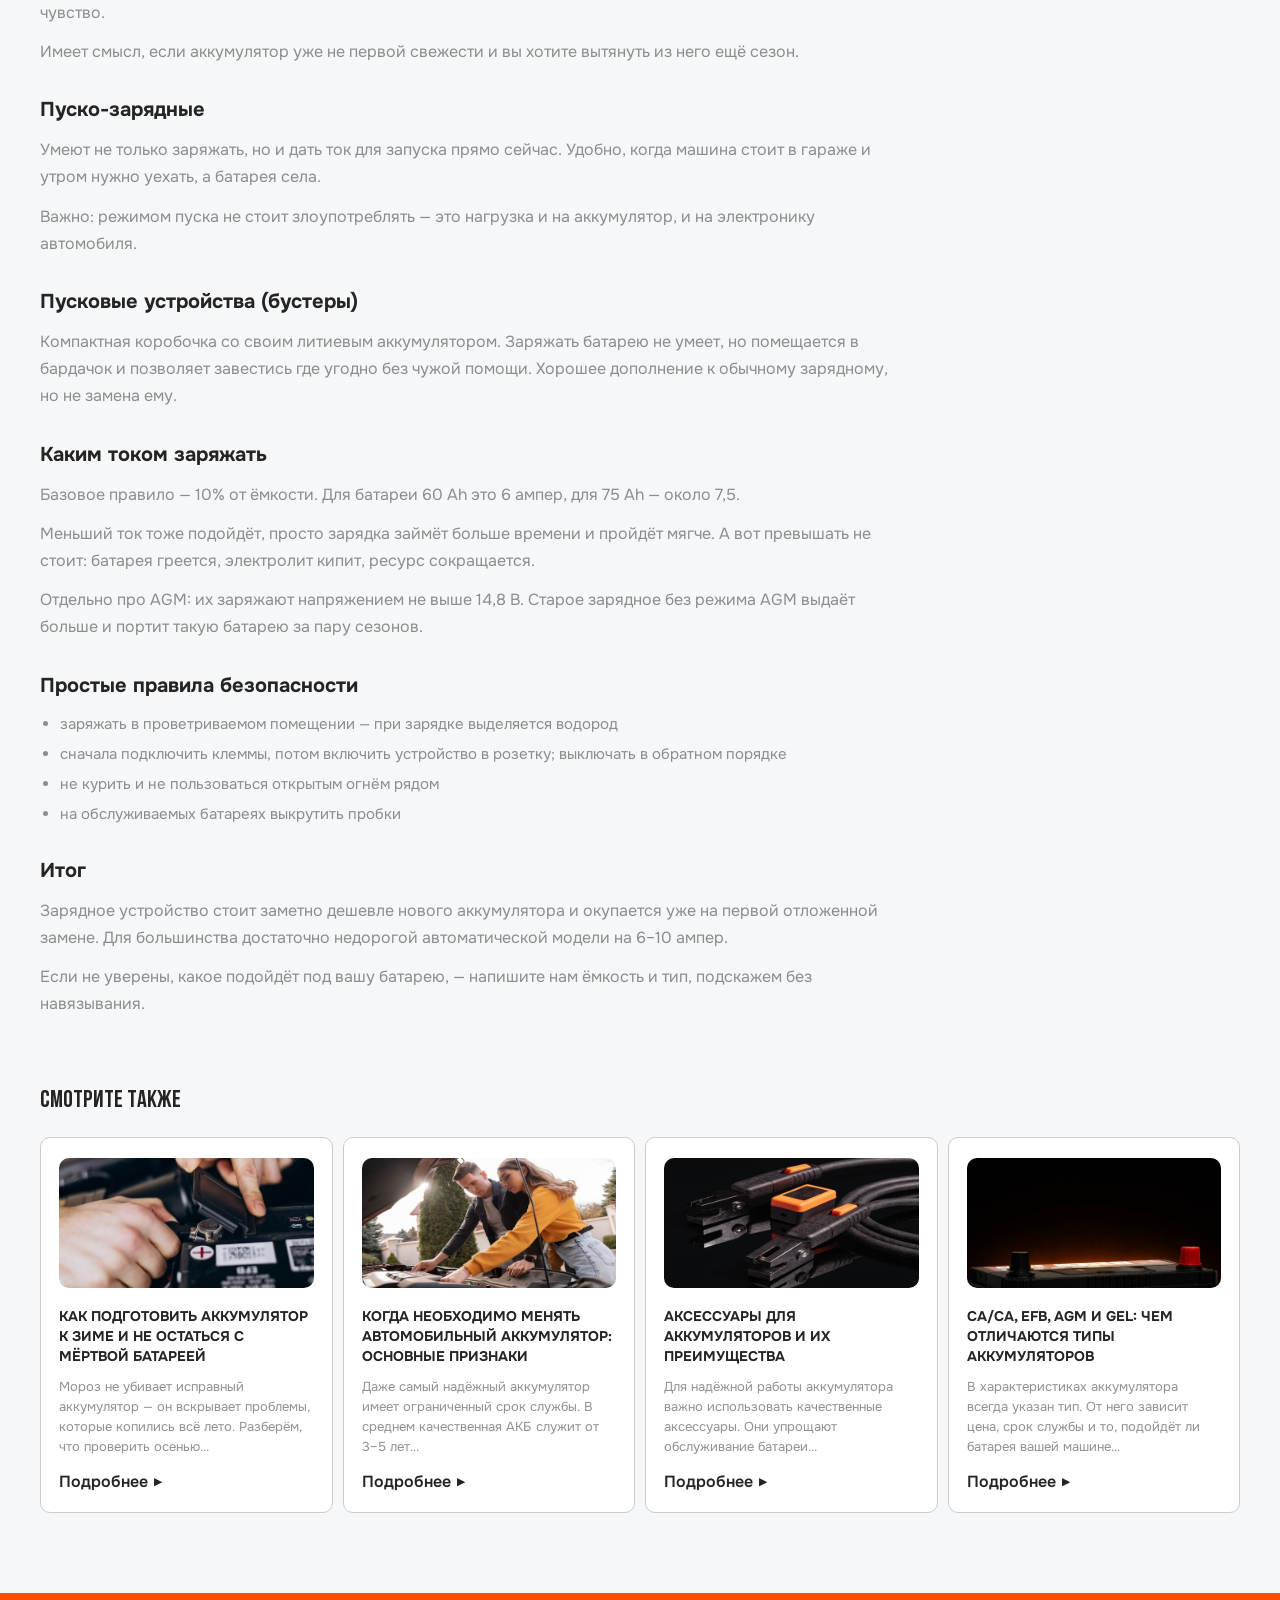
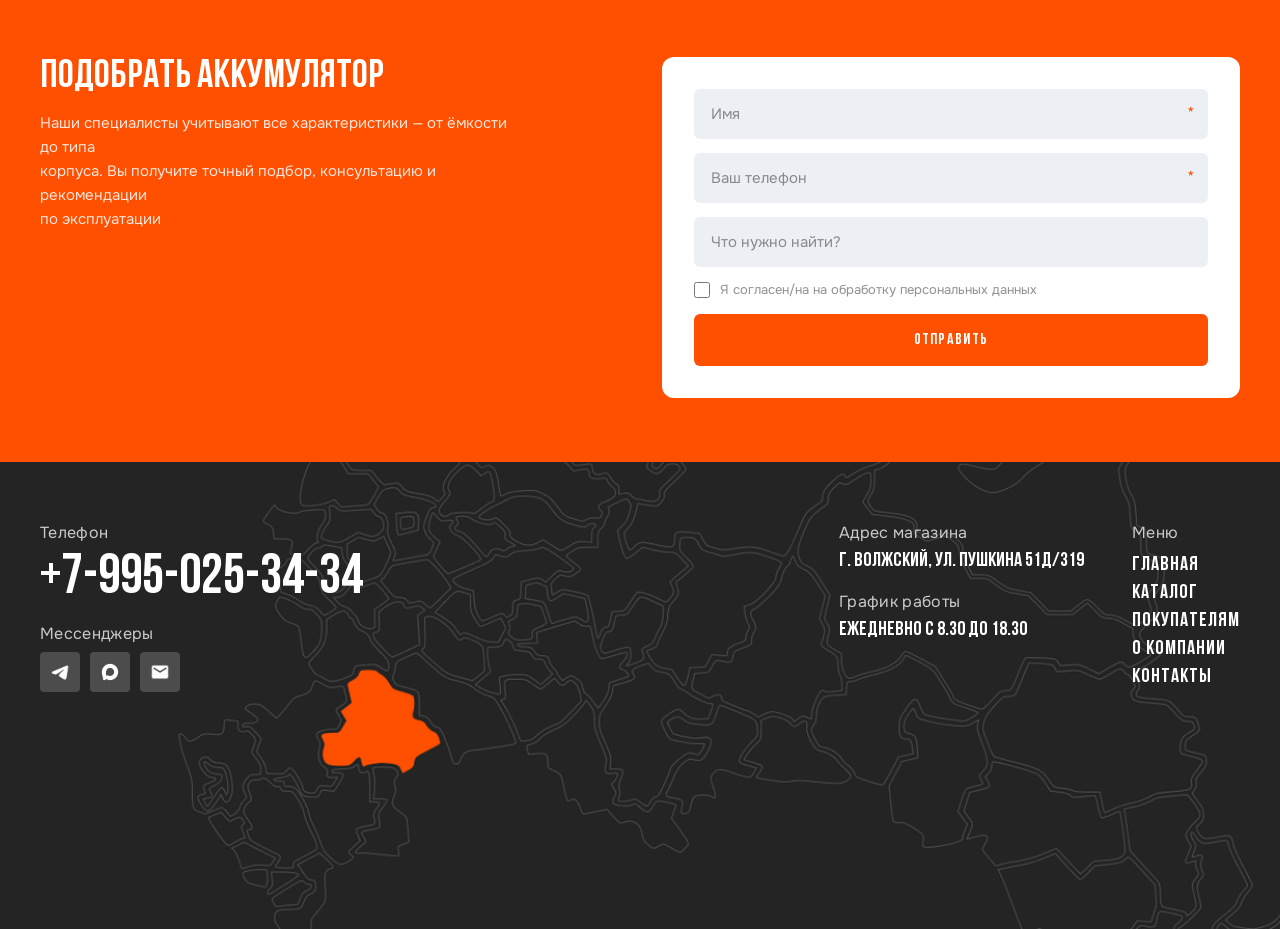
<file: article-charger.html>
<!DOCTYPE html>
<!-- Сайт разработал: https://t.me/Bro_piton -->
<html lang="ru">
<head>
<meta charset="UTF-8">
<meta name="viewport" content="width=device-width, initial-scale=1.0">
<title>Зарядные устройства для автомобильных аккумуляторов: зачем они нужны — Ампер</title>
<meta name="description" content="Зачем нужно зарядное устройство, если есть генератор, чем отличаются автоматические, импульсные и пуско-зарядные модели и какой ток выставлять.">
<meta property="og:type" content="article">
<meta property="og:site_name" content="Ампер">
<meta property="og:locale" content="ru_RU">
<meta property="og:url" content="https://vladislavbropiton.github.io/akk/article-charger.html">
<meta property="og:title" content="Зарядные устройства для автомобильных аккумуляторов: зачем они нужны — Ампер">
<meta property="og:description" content="Зачем нужно зарядное устройство, если есть генератор, чем отличаются автоматические, импульсные и пуско-зарядные модели и какой ток выставлять.">
<meta property="og:image" content="https://vladislavbropiton.github.io/akk/img/article-3.jpg">
<link rel="stylesheet" href="css/fonts.css">
<link rel="icon" href="img/favicon.svg" type="image/svg+xml">
<link rel="icon" href="img/favicon-32.png" sizes="32x32" type="image/png">
<link rel="icon" href="img/favicon-16.png" sizes="16x16" type="image/png">
<link rel="apple-touch-icon" href="img/apple-touch-icon.png">
<link rel="stylesheet" href="css/style.css">
</head>
<body class="no-hero-page">
<div id="header-mount"></div>
<div id="breadcrumb-mount"></div>

<div class="container">
  <div class="article-layout">
    <h1>Зарядные устройства для автомобильных аккумуляторов: зачем они нужны</h1>
    <div class="article-date">01.08.2026</div>

    <article class="article-content">
      <div class="article-hero-img" id="article-hero-img"></div>

      <p>Частый вопрос: зачем зарядное устройство, если в машине есть генератор? Ответ простой — генератор не заряжает аккумулятор полностью. Его задача другая: поддерживать бортовую сеть и компенсировать то, что батарея отдала на запуск.</p>

      <p>В городском режиме, когда поездка длится пятнадцать минут, а зимой ещё работают печка, обогревы и фары, аккумулятор не успевает восполнить потраченное. Заряд копится в минус месяц за месяцем — это называется хроническим недозарядом, и именно он убивает большинство батарей раньше срока.</p>

      <h2>Что даёт регулярная зарядка</h2>
      <ul>
        <li>полный заряд, которого генератор не обеспечивает</li>
        <li>предотвращение сульфатации — налёта на пластинах, который съедает ёмкость</li>
        <li>уверенный запуск в мороз</li>
        <li>реальное продление срока службы на год-два</li>
      </ul>
      <p>Достаточно ставить батарею на зарядку раз в 2–3 месяца, а перед зимой — обязательно.</p>

      <h2>Какие бывают устройства</h2>

      <h2>Автоматические</h2>
      <p>Самый разумный выбор для обычного водителя. Такое устройство само подбирает ток, само определяет момент окончания и переходит в режим поддержки. Перезарядить батарею им практически невозможно, забыть выключить — не страшно.</p>
      <p>На что смотреть: наличие режима AGM, если у вас батарея этого типа, и максимальный ток — он должен быть не меньше 10% от ёмкости.</p>

      <h2>Импульсные и зарядно-восстановительные</h2>
      <p>Подают ток короткими импульсами. Такой режим способен частично разрушить сульфатный налёт и вернуть часть потерянной ёмкости. Не чудо — умершую батарею не воскресит, — но подуставшую способен привести в чувство.</p>
      <p>Имеет смысл, если аккумулятор уже не первой свежести и вы хотите вытянуть из него ещё сезон.</p>

      <h2>Пуско-зарядные</h2>
      <p>Умеют не только заряжать, но и дать ток для запуска прямо сейчас. Удобно, когда машина стоит в гараже и утром нужно уехать, а батарея села.</p>
      <p>Важно: режимом пуска не стоит злоупотреблять — это нагрузка и на аккумулятор, и на электронику автомобиля.</p>

      <h2>Пусковые устройства (бустеры)</h2>
      <p>Компактная коробочка со своим литиевым аккумулятором. Заряжать батарею не умеет, но помещается в бардачок и позволяет завестись где угодно без чужой помощи. Хорошее дополнение к обычному зарядному, но не замена ему.</p>

      <h2>Каким током заряжать</h2>
      <p>Базовое правило — 10% от ёмкости. Для батареи 60 Ah это 6 ампер, для 75 Ah — около 7,5.</p>
      <p>Меньший ток тоже подойдёт, просто зарядка займёт больше времени и пройдёт мягче. А вот превышать не стоит: батарея греется, электролит кипит, ресурс сокращается.</p>
      <p>Отдельно про AGM: их заряжают напряжением не выше 14,8 В. Старое зарядное без режима AGM выдаёт больше и портит такую батарею за пару сезонов.</p>

      <h2>Простые правила безопасности</h2>
      <ul>
        <li>заряжать в проветриваемом помещении — при зарядке выделяется водород</li>
        <li>сначала подключить клеммы, потом включить устройство в розетку; выключать в обратном порядке</li>
        <li>не курить и не пользоваться открытым огнём рядом</li>
        <li>на обслуживаемых батареях выкрутить пробки</li>
      </ul>

      <h2>Итог</h2>
      <p>Зарядное устройство стоит заметно дешевле нового аккумулятора и окупается уже на первой отложенной замене. Для большинства достаточно недорогой автоматической модели на 6–10 ампер.</p>
      <p>Если не уверены, какое подойдёт под вашу батарею, — напишите нам ёмкость и тип, подскажем без навязывания.</p>

    </article>

    <!-- SIDEBAR -->
    <aside>
      <div class="article-sidebar-widget">
        <div class="widget-title">Подобрать аккумулятор</div>
        <p class="widget-desc">Наши специалисты учитывают все характеристики — от ёмкости до типа корпуса. Вы получите точный подбор, консультацию и рекомендации по эксплуатации</p>
        <a href="#cta" class="widget-btn">Оставить заявку</a>
      </div>
    </aside>

    <!-- SEE ALSO — по макету на всю ширину под текстом+сайдбаром, а не
         только в колонке текста; на мобиле идёт после мини-виджета -->
    <div class="see-also">
      <div class="see-also-title">Смотрите также</div>
      <div class="articles-grid" id="see-also-mount"></div>
    </div>
  </div>
</div>

<div id="cta"></div>
<div id="cta-mount"></div>
<div id="footer-mount"></div>
<script src="js/stat.js"></script>
<script src="js/catalog-data.js"></script>
<script src="js/articles-data.js"></script>
<script src="js/main.js"></script>
<script>initArticlePage('charger');</script>
</body>
</html>
</file>
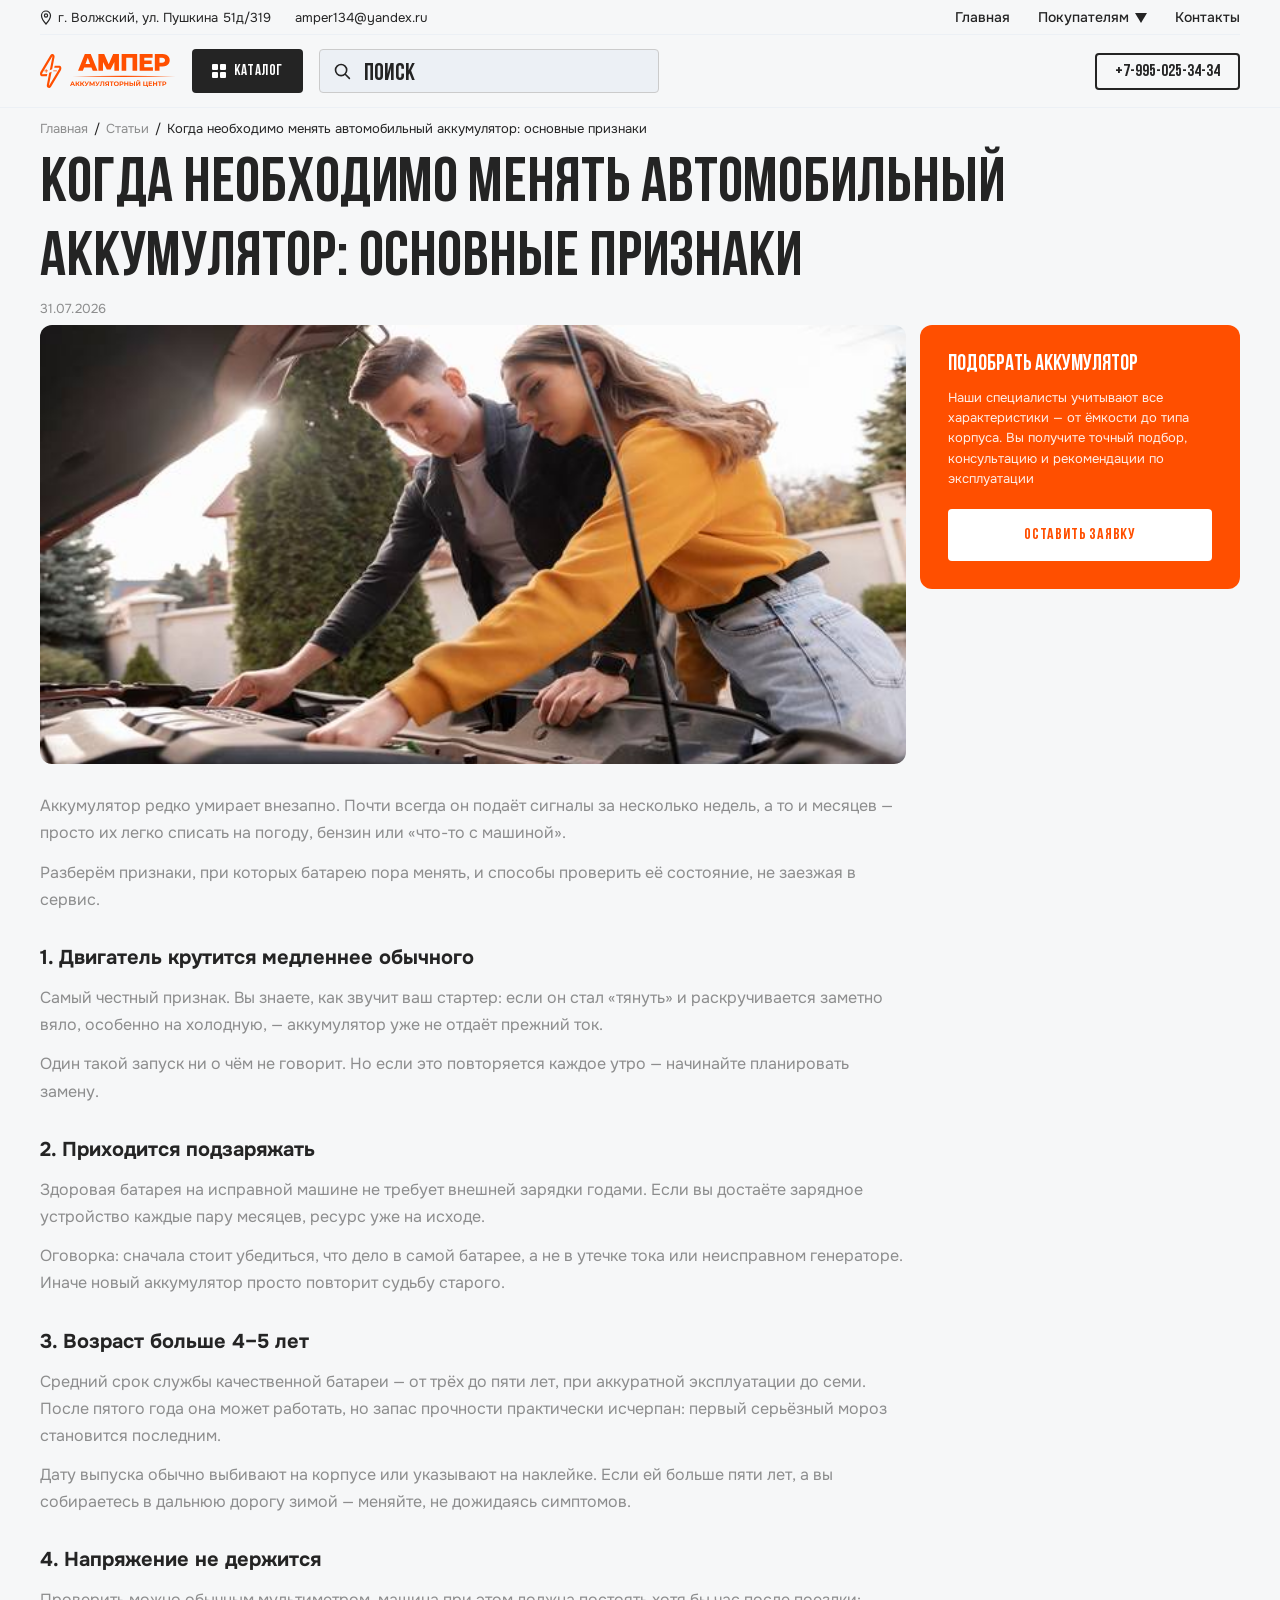
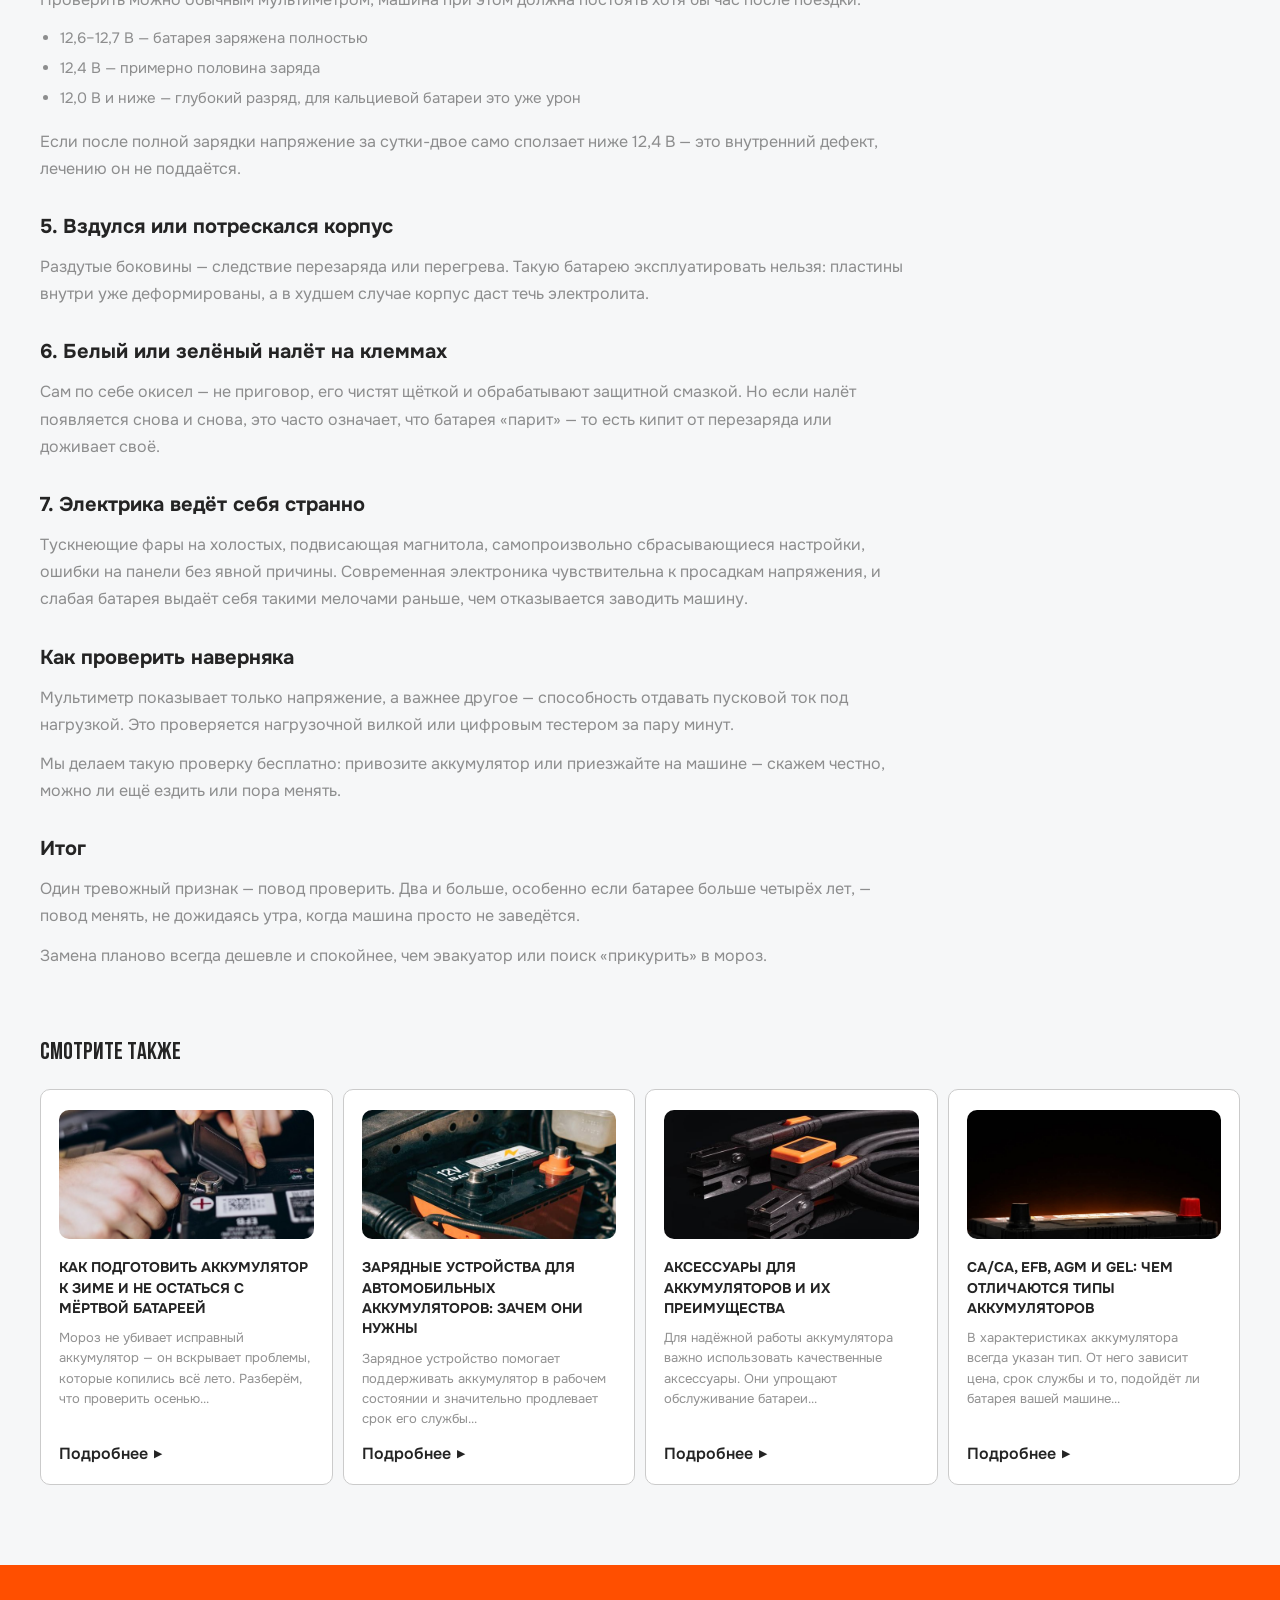
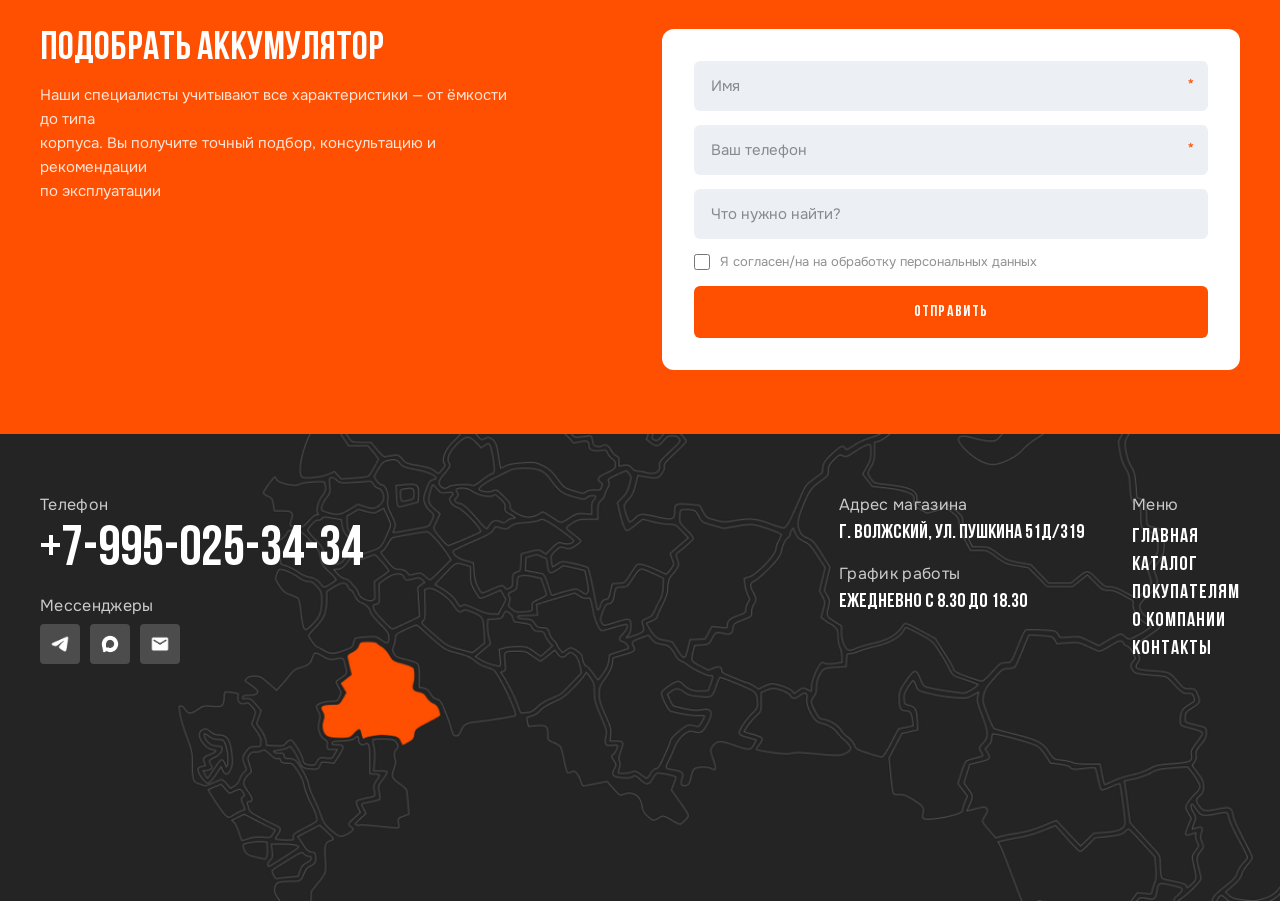
<file: article-replace.html>
<!DOCTYPE html>
<!-- Сайт разработал: https://t.me/Bro_piton -->
<html lang="ru">
<head>
<meta charset="UTF-8">
<meta name="viewport" content="width=device-width, initial-scale=1.0">
<title>Когда необходимо менять автомобильный аккумулятор: основные признаки — Ампер</title>
<meta name="description" content="Семь признаков, по которым понятно, что аккумулятор доживает последние месяцы, и как проверить его состояние самому за пять минут.">
<meta property="og:type" content="article">
<meta property="og:site_name" content="Ампер">
<meta property="og:locale" content="ru_RU">
<meta property="og:url" content="https://vladislavbropiton.github.io/akk/article-replace.html">
<meta property="og:title" content="Когда необходимо менять автомобильный аккумулятор: основные признаки — Ампер">
<meta property="og:description" content="Семь признаков, по которым понятно, что аккумулятор доживает последние месяцы, и как проверить его состояние самому за пять минут.">
<meta property="og:image" content="https://vladislavbropiton.github.io/akk/img/article-2.jpg">
<link rel="stylesheet" href="css/fonts.css">
<link rel="icon" href="img/favicon.svg" type="image/svg+xml">
<link rel="icon" href="img/favicon-32.png" sizes="32x32" type="image/png">
<link rel="icon" href="img/favicon-16.png" sizes="16x16" type="image/png">
<link rel="apple-touch-icon" href="img/apple-touch-icon.png">
<link rel="stylesheet" href="css/style.css">
</head>
<body class="no-hero-page">
<div id="header-mount"></div>
<div id="breadcrumb-mount"></div>

<div class="container">
  <div class="article-layout">
    <h1>Когда необходимо менять автомобильный аккумулятор: основные признаки</h1>
    <div class="article-date">31.07.2026</div>

    <article class="article-content">
      <div class="article-hero-img" id="article-hero-img"></div>

      <p>Аккумулятор редко умирает внезапно. Почти всегда он подаёт сигналы за несколько недель, а то и месяцев — просто их легко списать на погоду, бензин или «что-то с машиной».</p>

      <p>Разберём признаки, при которых батарею пора менять, и способы проверить её состояние, не заезжая в сервис.</p>

      <h2>1. Двигатель крутится медленнее обычного</h2>
      <p>Самый честный признак. Вы знаете, как звучит ваш стартер: если он стал «тянуть» и раскручивается заметно вяло, особенно на холодную, — аккумулятор уже не отдаёт прежний ток.</p>
      <p>Один такой запуск ни о чём не говорит. Но если это повторяется каждое утро — начинайте планировать замену.</p>

      <h2>2. Приходится подзаряжать</h2>
      <p>Здоровая батарея на исправной машине не требует внешней зарядки годами. Если вы достаёте зарядное устройство каждые пару месяцев, ресурс уже на исходе.</p>
      <p>Оговорка: сначала стоит убедиться, что дело в самой батарее, а не в утечке тока или неисправном генераторе. Иначе новый аккумулятор просто повторит судьбу старого.</p>

      <h2>3. Возраст больше 4–5 лет</h2>
      <p>Средний срок службы качественной батареи — от трёх до пяти лет, при аккуратной эксплуатации до семи. После пятого года она может работать, но запас прочности практически исчерпан: первый серьёзный мороз становится последним.</p>
      <p>Дату выпуска обычно выбивают на корпусе или указывают на наклейке. Если ей больше пяти лет, а вы собираетесь в дальнюю дорогу зимой — меняйте, не дожидаясь симптомов.</p>

      <h2>4. Напряжение не держится</h2>
      <p>Проверить можно обычным мультиметром, машина при этом должна постоять хотя бы час после поездки:</p>
      <ul>
        <li>12,6–12,7 В — батарея заряжена полностью</li>
        <li>12,4 В — примерно половина заряда</li>
        <li>12,0 В и ниже — глубокий разряд, для кальциевой батареи это уже урон</li>
      </ul>
      <p>Если после полной зарядки напряжение за сутки-двое само сползает ниже 12,4 В — это внутренний дефект, лечению он не поддаётся.</p>

      <h2>5. Вздулся или потрескался корпус</h2>
      <p>Раздутые боковины — следствие перезаряда или перегрева. Такую батарею эксплуатировать нельзя: пластины внутри уже деформированы, а в худшем случае корпус даст течь электролита.</p>

      <h2>6. Белый или зелёный налёт на клеммах</h2>
      <p>Сам по себе окисел — не приговор, его чистят щёткой и обрабатывают защитной смазкой. Но если налёт появляется снова и снова, это часто означает, что батарея «парит» — то есть кипит от перезаряда или доживает своё.</p>

      <h2>7. Электрика ведёт себя странно</h2>
      <p>Тускнеющие фары на холостых, подвисающая магнитола, самопроизвольно сбрасывающиеся настройки, ошибки на панели без явной причины. Современная электроника чувствительна к просадкам напряжения, и слабая батарея выдаёт себя такими мелочами раньше, чем отказывается заводить машину.</p>

      <h2>Как проверить наверняка</h2>
      <p>Мультиметр показывает только напряжение, а важнее другое — способность отдавать пусковой ток под нагрузкой. Это проверяется нагрузочной вилкой или цифровым тестером за пару минут.</p>
      <p>Мы делаем такую проверку бесплатно: привозите аккумулятор или приезжайте на машине — скажем честно, можно ли ещё ездить или пора менять.</p>

      <h2>Итог</h2>
      <p>Один тревожный признак — повод проверить. Два и больше, особенно если батарее больше четырёх лет, — повод менять, не дожидаясь утра, когда машина просто не заведётся.</p>
      <p>Замена планово всегда дешевле и спокойнее, чем эвакуатор или поиск «прикурить» в мороз.</p>

    </article>

    <!-- SIDEBAR -->
    <aside>
      <div class="article-sidebar-widget">
        <div class="widget-title">Подобрать аккумулятор</div>
        <p class="widget-desc">Наши специалисты учитывают все характеристики — от ёмкости до типа корпуса. Вы получите точный подбор, консультацию и рекомендации по эксплуатации</p>
        <a href="#cta" class="widget-btn">Оставить заявку</a>
      </div>
    </aside>

    <!-- SEE ALSO — по макету на всю ширину под текстом+сайдбаром, а не
         только в колонке текста; на мобиле идёт после мини-виджета -->
    <div class="see-also">
      <div class="see-also-title">Смотрите также</div>
      <div class="articles-grid" id="see-also-mount"></div>
    </div>
  </div>
</div>

<div id="cta"></div>
<div id="cta-mount"></div>
<div id="footer-mount"></div>
<script src="js/stat.js"></script>
<script src="js/catalog-data.js"></script>
<script src="js/articles-data.js"></script>
<script src="js/main.js"></script>
<script>initArticlePage('replace');</script>
</body>
</html>
</file>
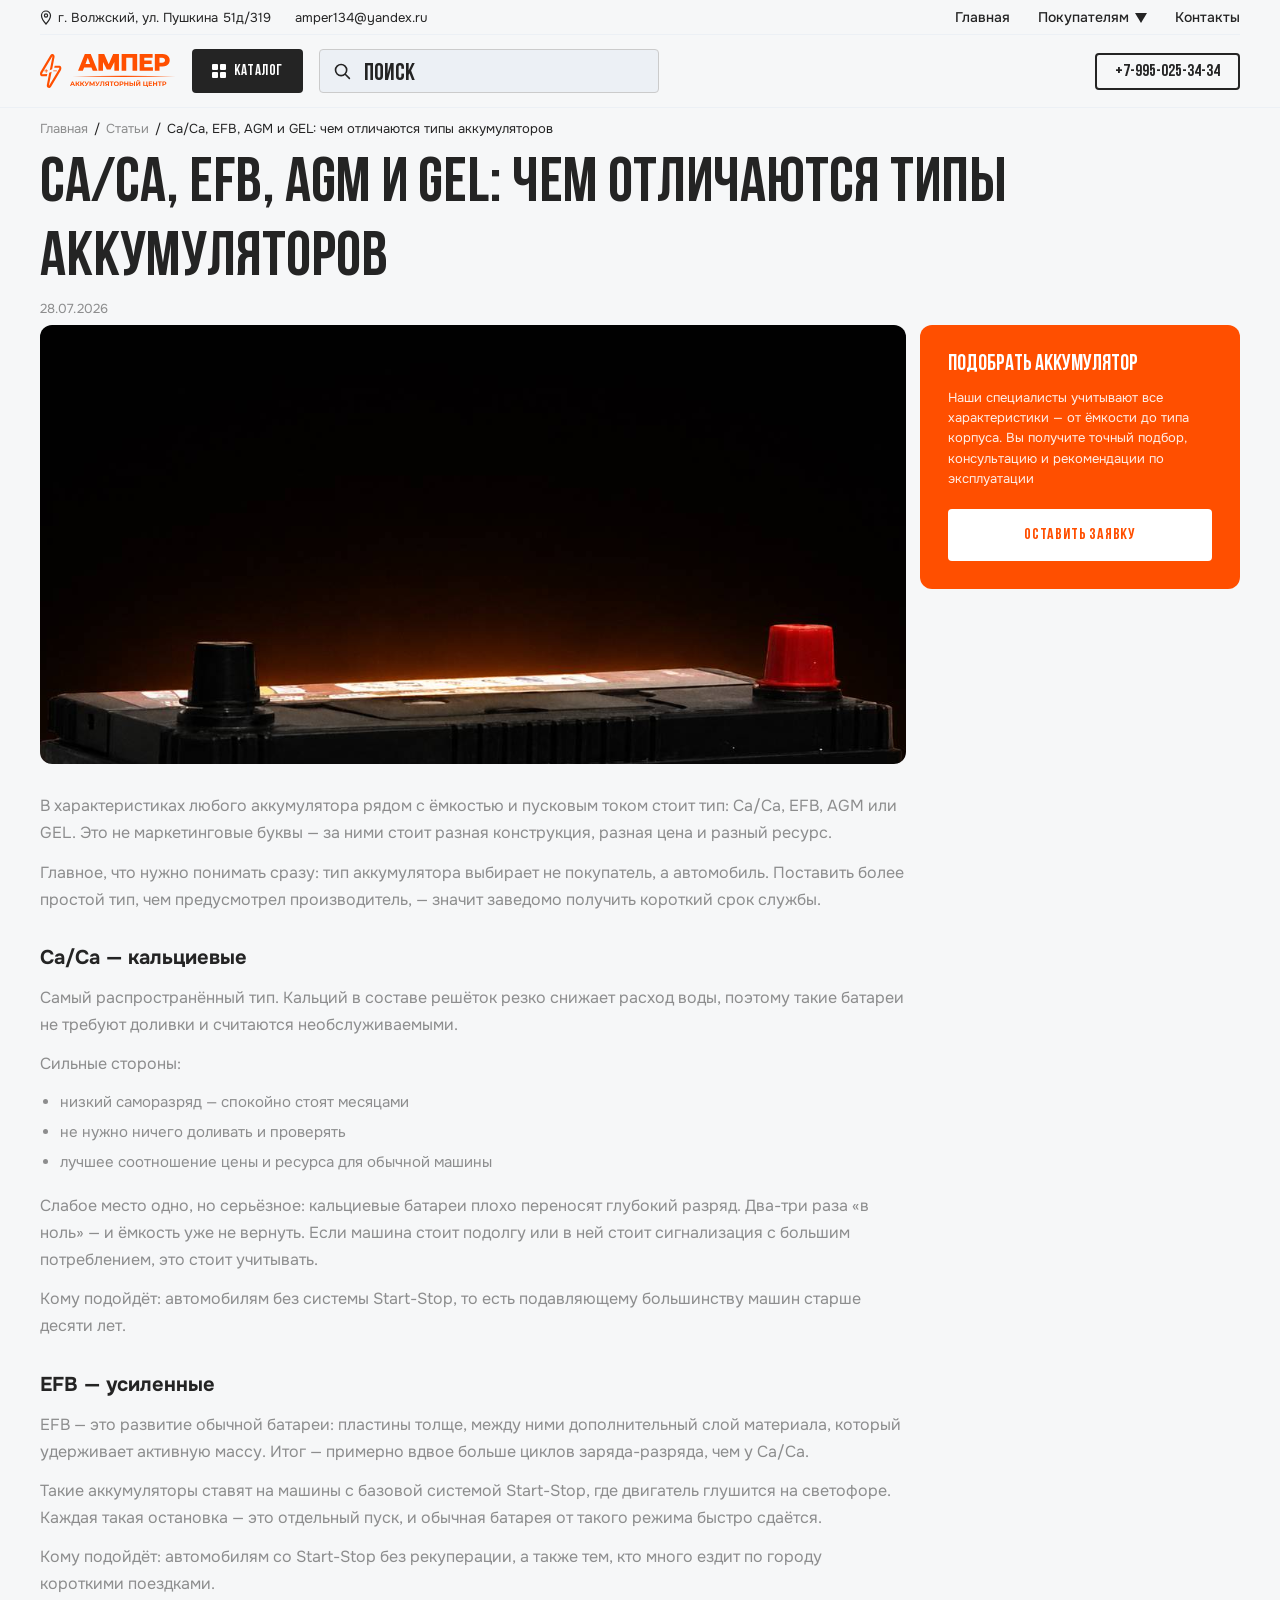
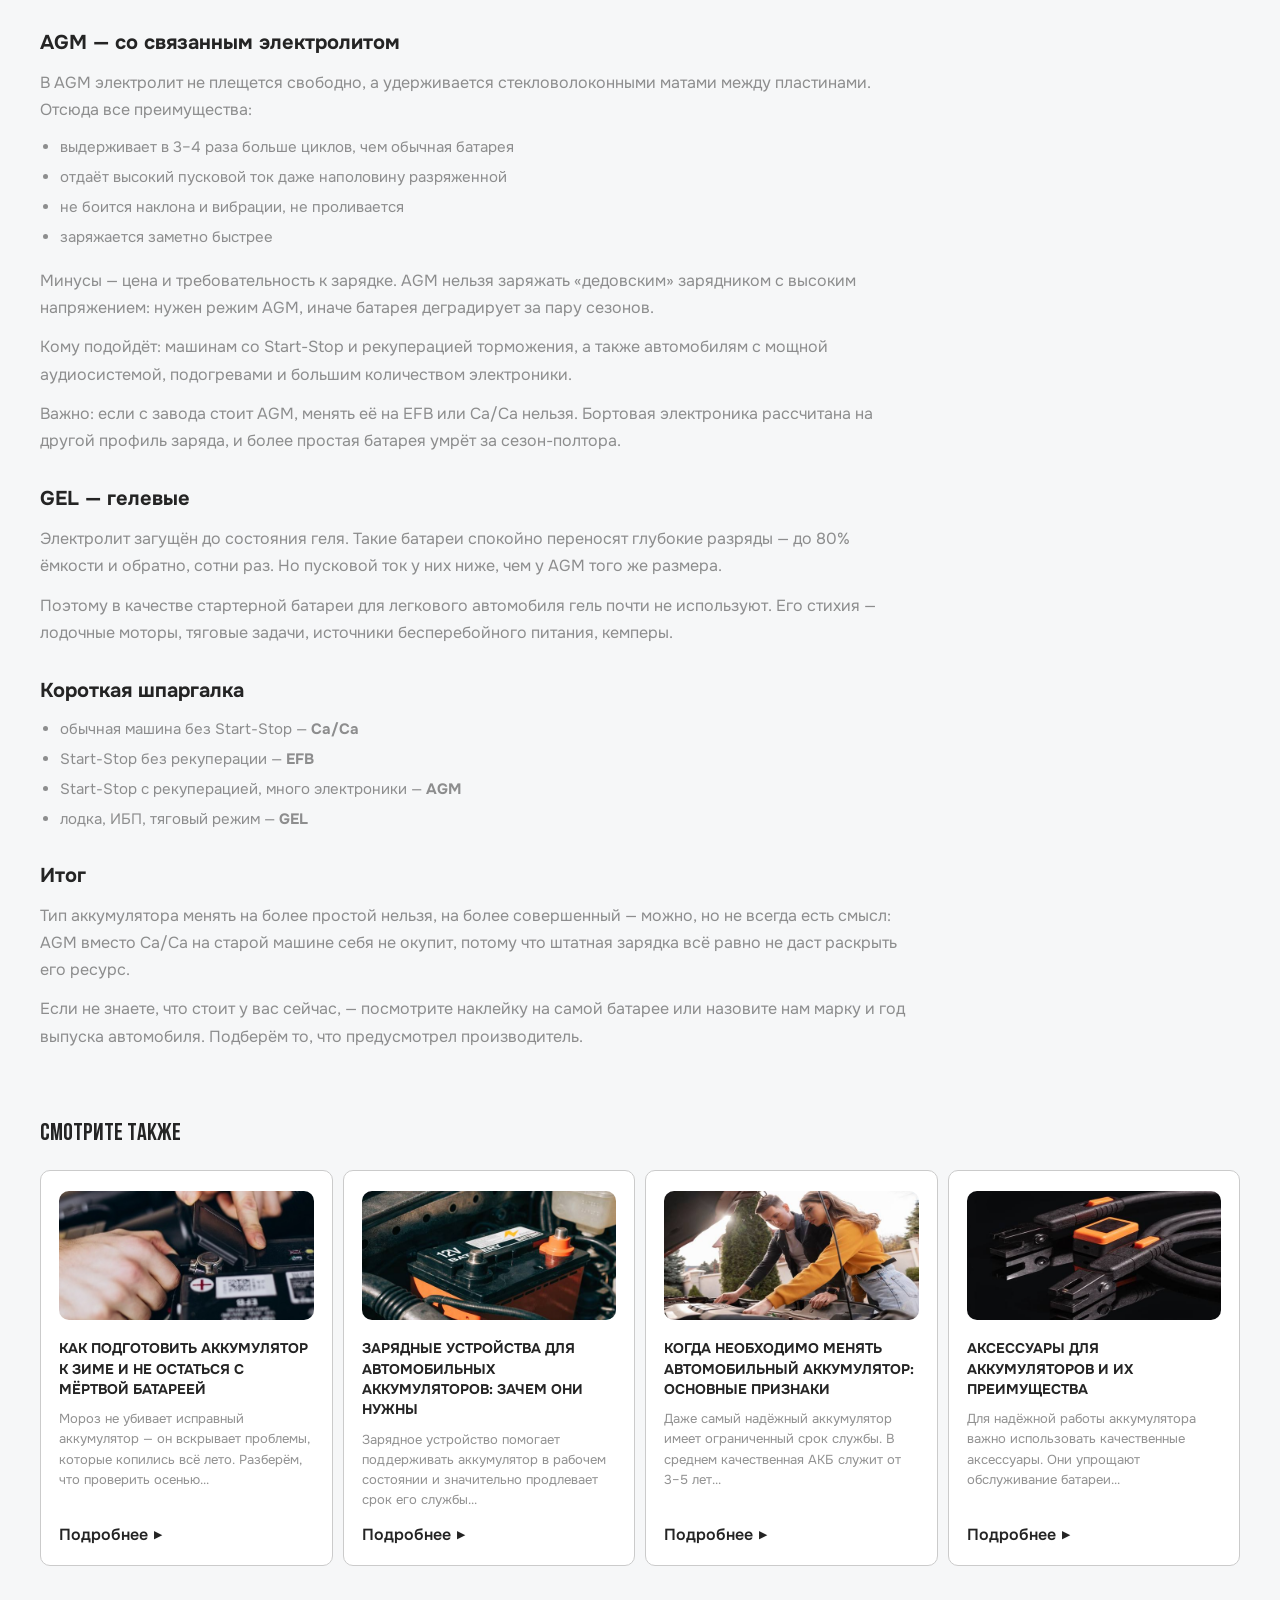
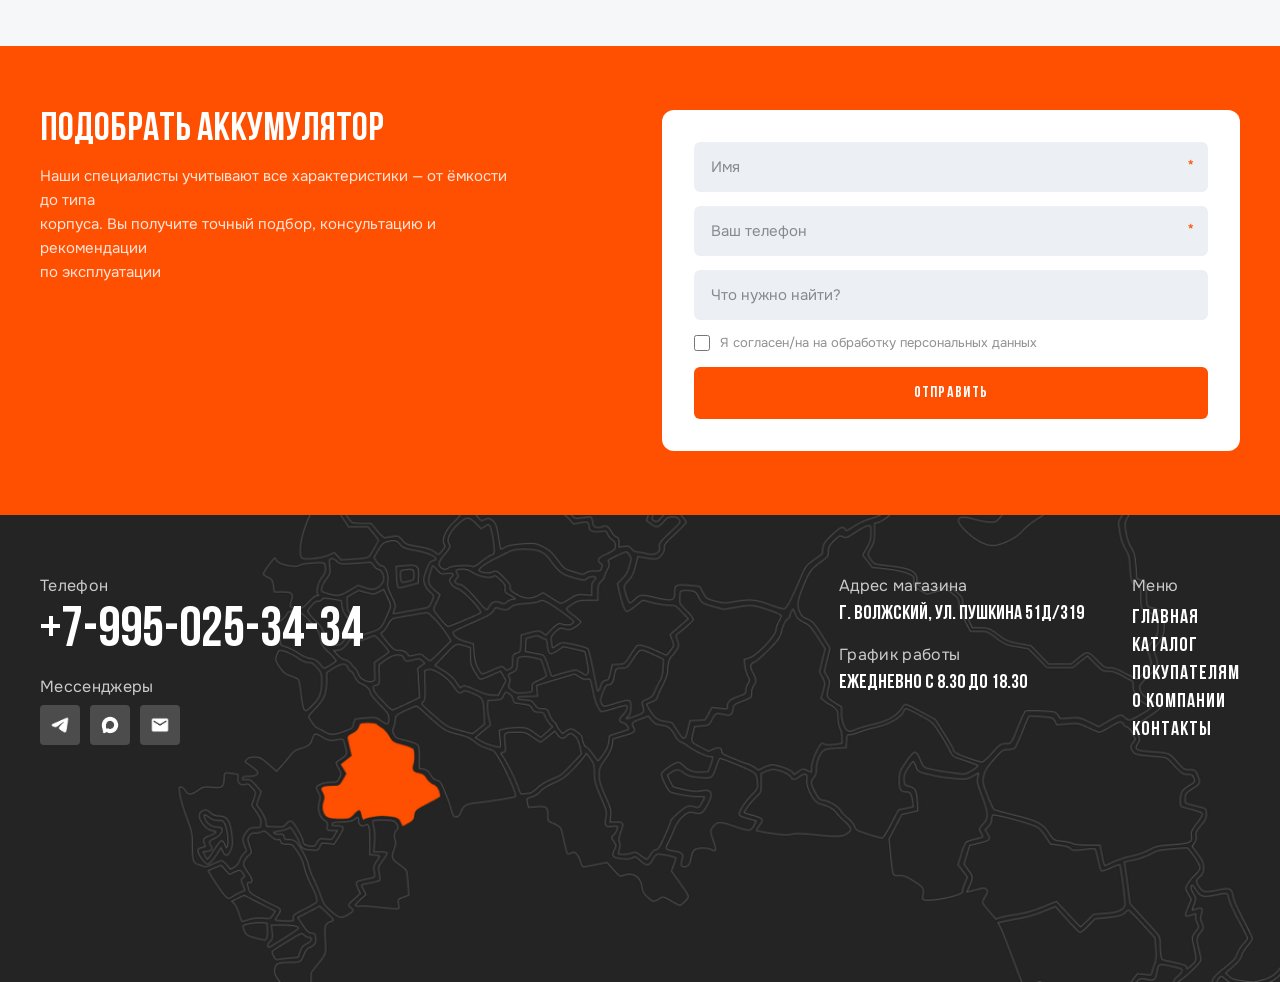
<file: article-types.html>
<!DOCTYPE html>
<!-- Сайт разработал: https://t.me/Bro_piton -->
<html lang="ru">
<head>
<meta charset="UTF-8">
<meta name="viewport" content="width=device-width, initial-scale=1.0">
<title>Ca/Ca, EFB, AGM и GEL: чем отличаются типы аккумуляторов — Ампер</title>
<meta name="description" content="Чем кальциевый аккумулятор отличается от EFB, AGM и гелевого, какой тип нужен именно вашей машине и почему их нельзя менять местами.">
<meta property="og:type" content="article">
<meta property="og:site_name" content="Ампер">
<meta property="og:locale" content="ru_RU">
<meta property="og:url" content="https://vladislavbropiton.github.io/akk/article-types.html">
<meta property="og:title" content="Ca/Ca, EFB, AGM и GEL: чем отличаются типы аккумуляторов — Ампер">
<meta property="og:description" content="Чем кальциевый аккумулятор отличается от EFB, AGM и гелевого, какой тип нужен именно вашей машине и почему их нельзя менять местами.">
<meta property="og:image" content="https://vladislavbropiton.github.io/akk/img/heroBg2.jpg">
<link rel="stylesheet" href="css/fonts.css">
<link rel="icon" href="img/favicon.svg" type="image/svg+xml">
<link rel="icon" href="img/favicon-32.png" sizes="32x32" type="image/png">
<link rel="icon" href="img/favicon-16.png" sizes="16x16" type="image/png">
<link rel="apple-touch-icon" href="img/apple-touch-icon.png">
<link rel="stylesheet" href="css/style.css">
</head>
<body class="no-hero-page">
<div id="header-mount"></div>
<div id="breadcrumb-mount"></div>

<div class="container">
  <div class="article-layout">
    <h1>Ca/Ca, EFB, AGM и GEL: чем отличаются типы аккумуляторов</h1>
    <div class="article-date">28.07.2026</div>

    <article class="article-content">
      <div class="article-hero-img" id="article-hero-img"></div>

      <p>В характеристиках любого аккумулятора рядом с ёмкостью и пусковым током стоит тип: Ca/Ca, EFB, AGM или GEL. Это не маркетинговые буквы — за ними стоит разная конструкция, разная цена и разный ресурс.</p>

      <p>Главное, что нужно понимать сразу: тип аккумулятора выбирает не покупатель, а автомобиль. Поставить более простой тип, чем предусмотрел производитель, — значит заведомо получить короткий срок службы.</p>

      <h2>Ca/Ca — кальциевые</h2>
      <p>Самый распространённый тип. Кальций в составе решёток резко снижает расход воды, поэтому такие батареи не требуют доливки и считаются необслуживаемыми.</p>
      <p>Сильные стороны:</p>
      <ul>
        <li>низкий саморазряд — спокойно стоят месяцами</li>
        <li>не нужно ничего доливать и проверять</li>
        <li>лучшее соотношение цены и ресурса для обычной машины</li>
      </ul>
      <p>Слабое место одно, но серьёзное: кальциевые батареи плохо переносят глубокий разряд. Два-три раза «в ноль» — и ёмкость уже не вернуть. Если машина стоит подолгу или в ней стоит сигнализация с большим потреблением, это стоит учитывать.</p>
      <p>Кому подойдёт: автомобилям без системы Start-Stop, то есть подавляющему большинству машин старше десяти лет.</p>

      <h2>EFB — усиленные</h2>
      <p>EFB — это развитие обычной батареи: пластины толще, между ними дополнительный слой материала, который удерживает активную массу. Итог — примерно вдвое больше циклов заряда-разряда, чем у Ca/Ca.</p>
      <p>Такие аккумуляторы ставят на машины с базовой системой Start-Stop, где двигатель глушится на светофоре. Каждая такая остановка — это отдельный пуск, и обычная батарея от такого режима быстро сдаётся.</p>
      <p>Кому подойдёт: автомобилям со Start-Stop без рекуперации, а также тем, кто много ездит по городу короткими поездками.</p>

      <h2>AGM — со связанным электролитом</h2>
      <p>В AGM электролит не плещется свободно, а удерживается стекловолоконными матами между пластинами. Отсюда все преимущества:</p>
      <ul>
        <li>выдерживает в 3–4 раза больше циклов, чем обычная батарея</li>
        <li>отдаёт высокий пусковой ток даже наполовину разряженной</li>
        <li>не боится наклона и вибрации, не проливается</li>
        <li>заряжается заметно быстрее</li>
      </ul>
      <p>Минусы — цена и требовательность к зарядке. AGM нельзя заряжать «дедовским» зарядником с высоким напряжением: нужен режим AGM, иначе батарея деградирует за пару сезонов.</p>
      <p>Кому подойдёт: машинам со Start-Stop и рекуперацией торможения, а также автомобилям с мощной аудиосистемой, подогревами и большим количеством электроники.</p>
      <p>Важно: если с завода стоит AGM, менять её на EFB или Ca/Ca нельзя. Бортовая электроника рассчитана на другой профиль заряда, и более простая батарея умрёт за сезон-полтора.</p>

      <h2>GEL — гелевые</h2>
      <p>Электролит загущён до состояния геля. Такие батареи спокойно переносят глубокие разряды — до 80% ёмкости и обратно, сотни раз. Но пусковой ток у них ниже, чем у AGM того же размера.</p>
      <p>Поэтому в качестве стартерной батареи для легкового автомобиля гель почти не используют. Его стихия — лодочные моторы, тяговые задачи, источники бесперебойного питания, кемперы.</p>

      <h2>Короткая шпаргалка</h2>
      <ul>
        <li>обычная машина без Start-Stop — <strong>Ca/Ca</strong></li>
        <li>Start-Stop без рекуперации — <strong>EFB</strong></li>
        <li>Start-Stop с рекуперацией, много электроники — <strong>AGM</strong></li>
        <li>лодка, ИБП, тяговый режим — <strong>GEL</strong></li>
      </ul>

      <h2>Итог</h2>
      <p>Тип аккумулятора менять на более простой нельзя, на более совершенный — можно, но не всегда есть смысл: AGM вместо Ca/Ca на старой машине себя не окупит, потому что штатная зарядка всё равно не даст раскрыть его ресурс.</p>
      <p>Если не знаете, что стоит у вас сейчас, — посмотрите наклейку на самой батарее или назовите нам марку и год выпуска автомобиля. Подберём то, что предусмотрел производитель.</p>
    </article>

    <!-- SIDEBAR -->
    <aside>
      <div class="article-sidebar-widget">
        <div class="widget-title">Подобрать аккумулятор</div>
        <p class="widget-desc">Наши специалисты учитывают все характеристики — от ёмкости до типа корпуса. Вы получите точный подбор, консультацию и рекомендации по эксплуатации</p>
        <a href="#cta" class="widget-btn">Оставить заявку</a>
      </div>
    </aside>

    <!-- SEE ALSO — по макету на всю ширину под текстом+сайдбаром, а не
         только в колонке текста; на мобиле идёт после мини-виджета -->
    <div class="see-also">
      <div class="see-also-title">Смотрите также</div>
      <div class="articles-grid" id="see-also-mount"></div>
    </div>
  </div>
</div>

<div id="cta"></div>
<div id="cta-mount"></div>
<div id="footer-mount"></div>
<script src="js/stat.js"></script>
<script src="js/catalog-data.js"></script>
<script src="js/articles-data.js"></script>
<script src="js/main.js"></script>
<script>initArticlePage('types');</script>
</body>
</html>
</file>
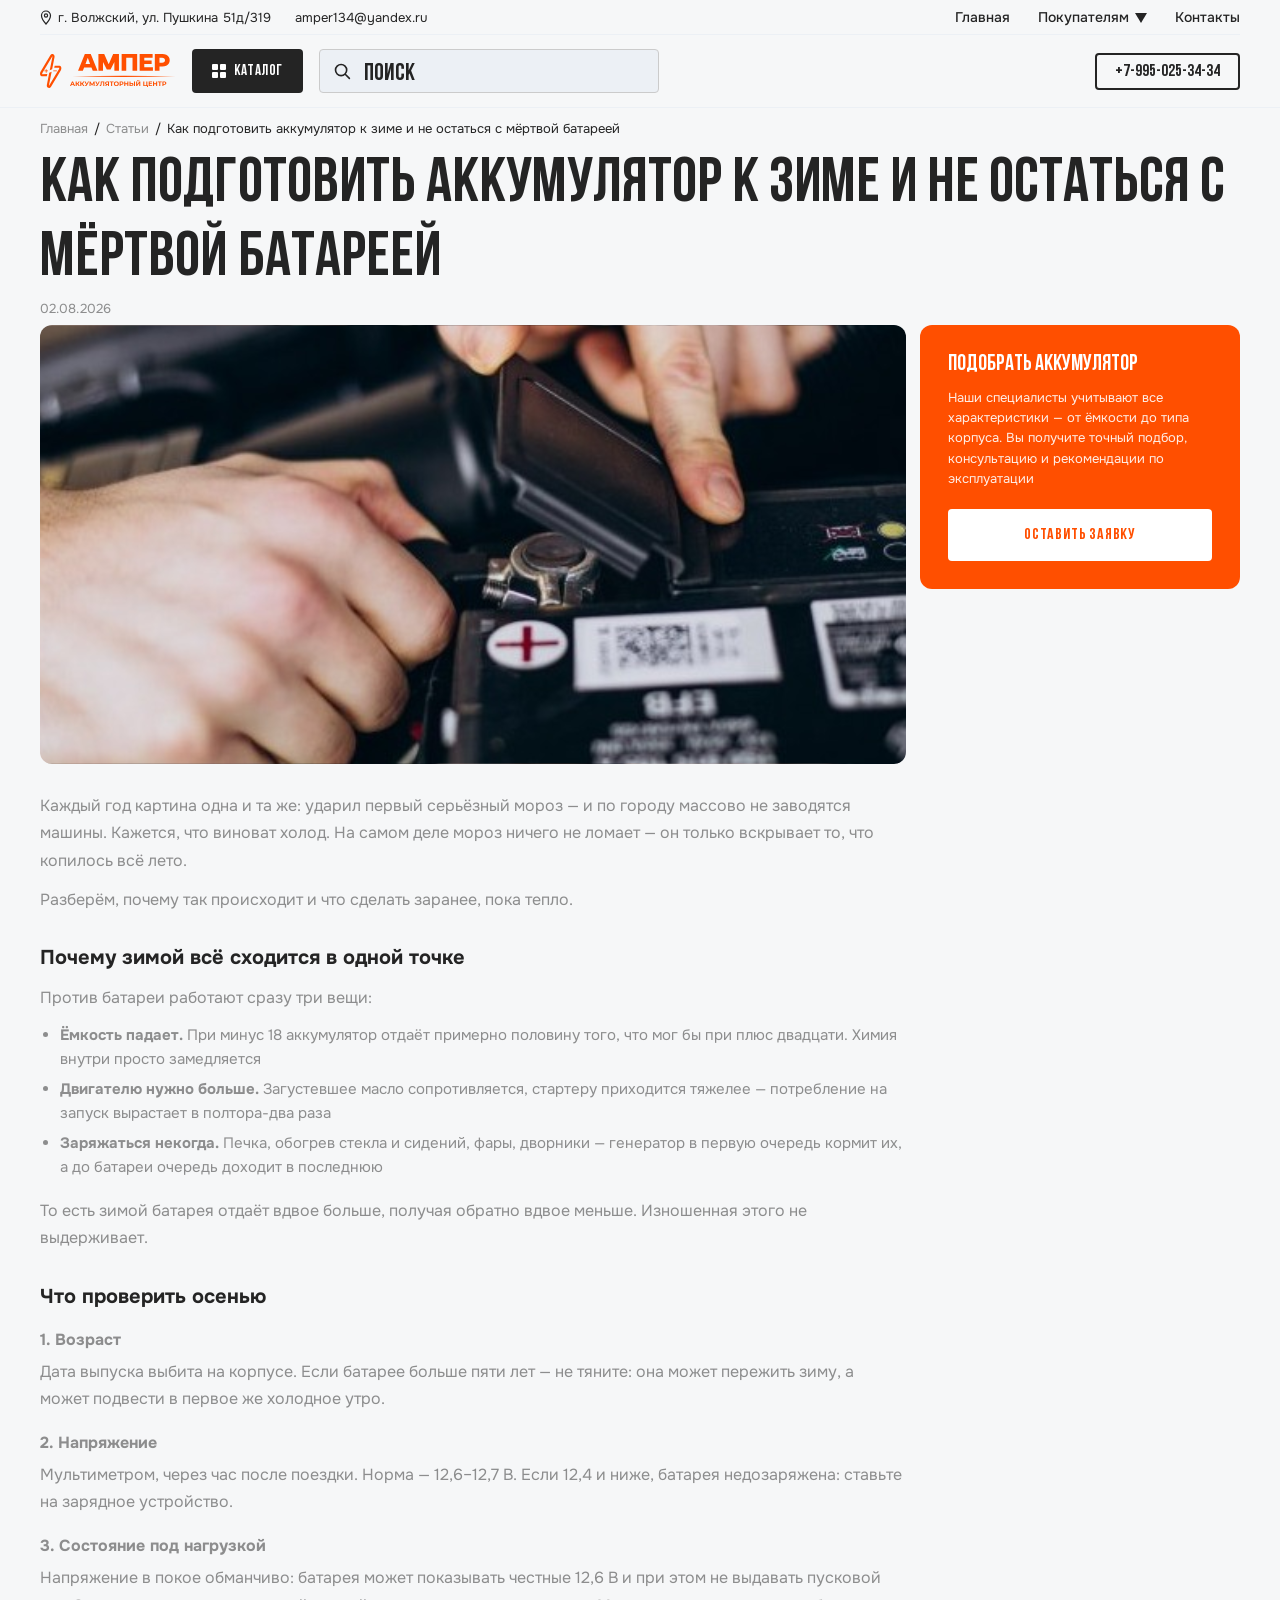
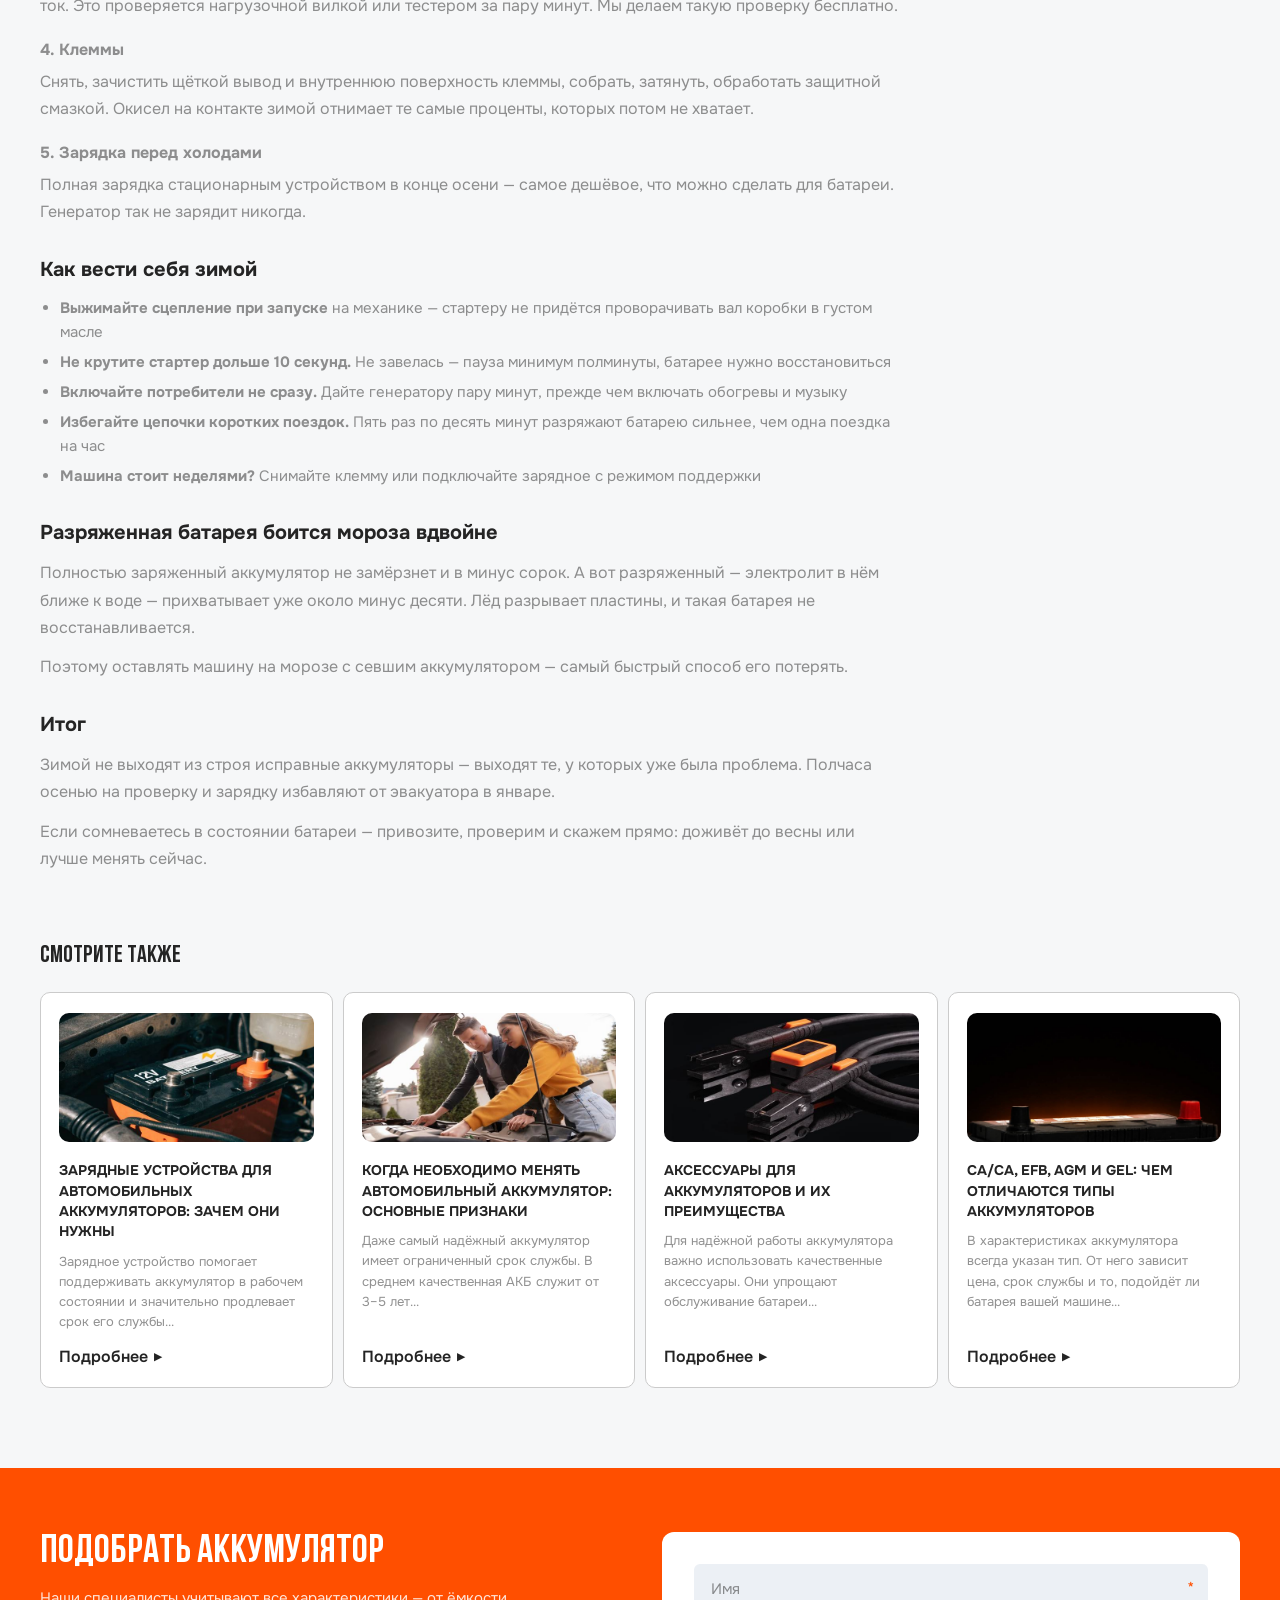
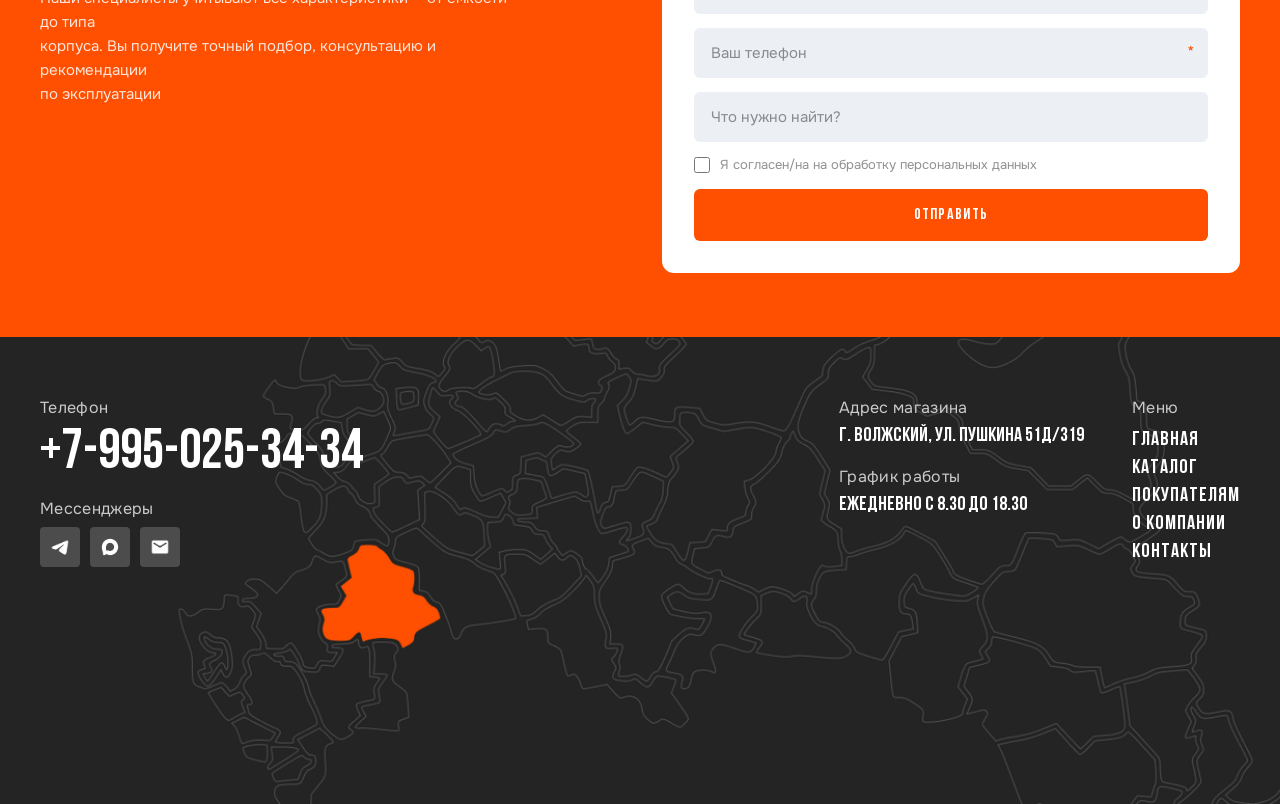
<file: article-winter.html>
<!DOCTYPE html>
<!-- Сайт разработал: https://t.me/Bro_piton -->
<html lang="ru">
<head>
<meta charset="UTF-8">
<meta name="viewport" content="width=device-width, initial-scale=1.0">
<title>Как подготовить аккумулятор к зиме и не остаться с мёртвой батареей — Ампер</title>
<meta name="description" content="Почему аккумуляторы умирают именно в мороз, что проверить осенью и как заводить машину зимой, чтобы батарея прожила дольше.">
<meta property="og:type" content="article">
<meta property="og:site_name" content="Ампер">
<meta property="og:locale" content="ru_RU">
<meta property="og:url" content="https://vladislavbropiton.github.io/akk/article-winter.html">
<meta property="og:title" content="Как подготовить аккумулятор к зиме и не остаться с мёртвой батареей — Ампер">
<meta property="og:description" content="Почему аккумуляторы умирают именно в мороз, что проверить осенью и как заводить машину зимой, чтобы батарея прожила дольше.">
<meta property="og:image" content="https://vladislavbropiton.github.io/akk/img/adv-select.jpg">
<link rel="stylesheet" href="css/fonts.css">
<link rel="icon" href="img/favicon.svg" type="image/svg+xml">
<link rel="icon" href="img/favicon-32.png" sizes="32x32" type="image/png">
<link rel="icon" href="img/favicon-16.png" sizes="16x16" type="image/png">
<link rel="apple-touch-icon" href="img/apple-touch-icon.png">
<link rel="stylesheet" href="css/style.css">
</head>
<body class="no-hero-page">
<div id="header-mount"></div>
<div id="breadcrumb-mount"></div>

<div class="container">
  <div class="article-layout">
    <h1>Как подготовить аккумулятор к зиме и не остаться с мёртвой батареей</h1>
    <div class="article-date">02.08.2026</div>

    <article class="article-content">
      <div class="article-hero-img" id="article-hero-img"></div>

      <p>Каждый год картина одна и та же: ударил первый серьёзный мороз — и по городу массово не заводятся машины. Кажется, что виноват холод. На самом деле мороз ничего не ломает — он только вскрывает то, что копилось всё лето.</p>

      <p>Разберём, почему так происходит и что сделать заранее, пока тепло.</p>

      <h2>Почему зимой всё сходится в одной точке</h2>
      <p>Против батареи работают сразу три вещи:</p>
      <ul>
        <li><strong>Ёмкость падает.</strong> При минус 18 аккумулятор отдаёт примерно половину того, что мог бы при плюс двадцати. Химия внутри просто замедляется</li>
        <li><strong>Двигателю нужно больше.</strong> Загустевшее масло сопротивляется, стартеру приходится тяжелее — потребление на запуск вырастает в полтора-два раза</li>
        <li><strong>Заряжаться некогда.</strong> Печка, обогрев стекла и сидений, фары, дворники — генератор в первую очередь кормит их, а до батареи очередь доходит в последнюю</li>
      </ul>
      <p>То есть зимой батарея отдаёт вдвое больше, получая обратно вдвое меньше. Изношенная этого не выдерживает.</p>

      <h2>Что проверить осенью</h2>

      <h2 class="article-sub-heading">1. Возраст</h2>
      <p>Дата выпуска выбита на корпусе. Если батарее больше пяти лет — не тяните: она может пережить зиму, а может подвести в первое же холодное утро.</p>

      <h2 class="article-sub-heading">2. Напряжение</h2>
      <p>Мультиметром, через час после поездки. Норма — 12,6–12,7 В. Если 12,4 и ниже, батарея недозаряжена: ставьте на зарядное устройство.</p>

      <h2 class="article-sub-heading">3. Состояние под нагрузкой</h2>
      <p>Напряжение в покое обманчиво: батарея может показывать честные 12,6 В и при этом не выдавать пусковой ток. Это проверяется нагрузочной вилкой или тестером за пару минут. Мы делаем такую проверку бесплатно.</p>

      <h2 class="article-sub-heading">4. Клеммы</h2>
      <p>Снять, зачистить щёткой вывод и внутреннюю поверхность клеммы, собрать, затянуть, обработать защитной смазкой. Окисел на контакте зимой отнимает те самые проценты, которых потом не хватает.</p>

      <h2 class="article-sub-heading">5. Зарядка перед холодами</h2>
      <p>Полная зарядка стационарным устройством в конце осени — самое дешёвое, что можно сделать для батареи. Генератор так не зарядит никогда.</p>

      <h2>Как вести себя зимой</h2>
      <ul>
        <li><strong>Выжимайте сцепление при запуске</strong> на механике — стартеру не придётся проворачивать вал коробки в густом масле</li>
        <li><strong>Не крутите стартер дольше 10 секунд.</strong> Не завелась — пауза минимум полминуты, батарее нужно восстановиться</li>
        <li><strong>Включайте потребители не сразу.</strong> Дайте генератору пару минут, прежде чем включать обогревы и музыку</li>
        <li><strong>Избегайте цепочки коротких поездок.</strong> Пять раз по десять минут разряжают батарею сильнее, чем одна поездка на час</li>
        <li><strong>Машина стоит неделями?</strong> Снимайте клемму или подключайте зарядное с режимом поддержки</li>
      </ul>

      <h2>Разряженная батарея боится мороза вдвойне</h2>
      <p>Полностью заряженный аккумулятор не замёрзнет и в минус сорок. А вот разряженный — электролит в нём ближе к воде — прихватывает уже около минус десяти. Лёд разрывает пластины, и такая батарея не восстанавливается.</p>
      <p>Поэтому оставлять машину на морозе с севшим аккумулятором — самый быстрый способ его потерять.</p>

      <h2>Итог</h2>
      <p>Зимой не выходят из строя исправные аккумуляторы — выходят те, у которых уже была проблема. Полчаса осенью на проверку и зарядку избавляют от эвакуатора в январе.</p>
      <p>Если сомневаетесь в состоянии батареи — привозите, проверим и скажем прямо: доживёт до весны или лучше менять сейчас.</p>

    </article>

    <!-- SIDEBAR -->
    <aside>
      <div class="article-sidebar-widget">
        <div class="widget-title">Подобрать аккумулятор</div>
        <p class="widget-desc">Наши специалисты учитывают все характеристики — от ёмкости до типа корпуса. Вы получите точный подбор, консультацию и рекомендации по эксплуатации</p>
        <a href="#cta" class="widget-btn">Оставить заявку</a>
      </div>
    </aside>

    <!-- SEE ALSO — по макету на всю ширину под текстом+сайдбаром, а не
         только в колонке текста; на мобиле идёт после мини-виджета -->
    <div class="see-also">
      <div class="see-also-title">Смотрите также</div>
      <div class="articles-grid" id="see-also-mount"></div>
    </div>
  </div>
</div>

<div id="cta"></div>
<div id="cta-mount"></div>
<div id="footer-mount"></div>
<script src="js/stat.js"></script>
<script src="js/catalog-data.js"></script>
<script src="js/articles-data.js"></script>
<script src="js/main.js"></script>
<script>initArticlePage('winter');</script>
</body>
</html>
</file>
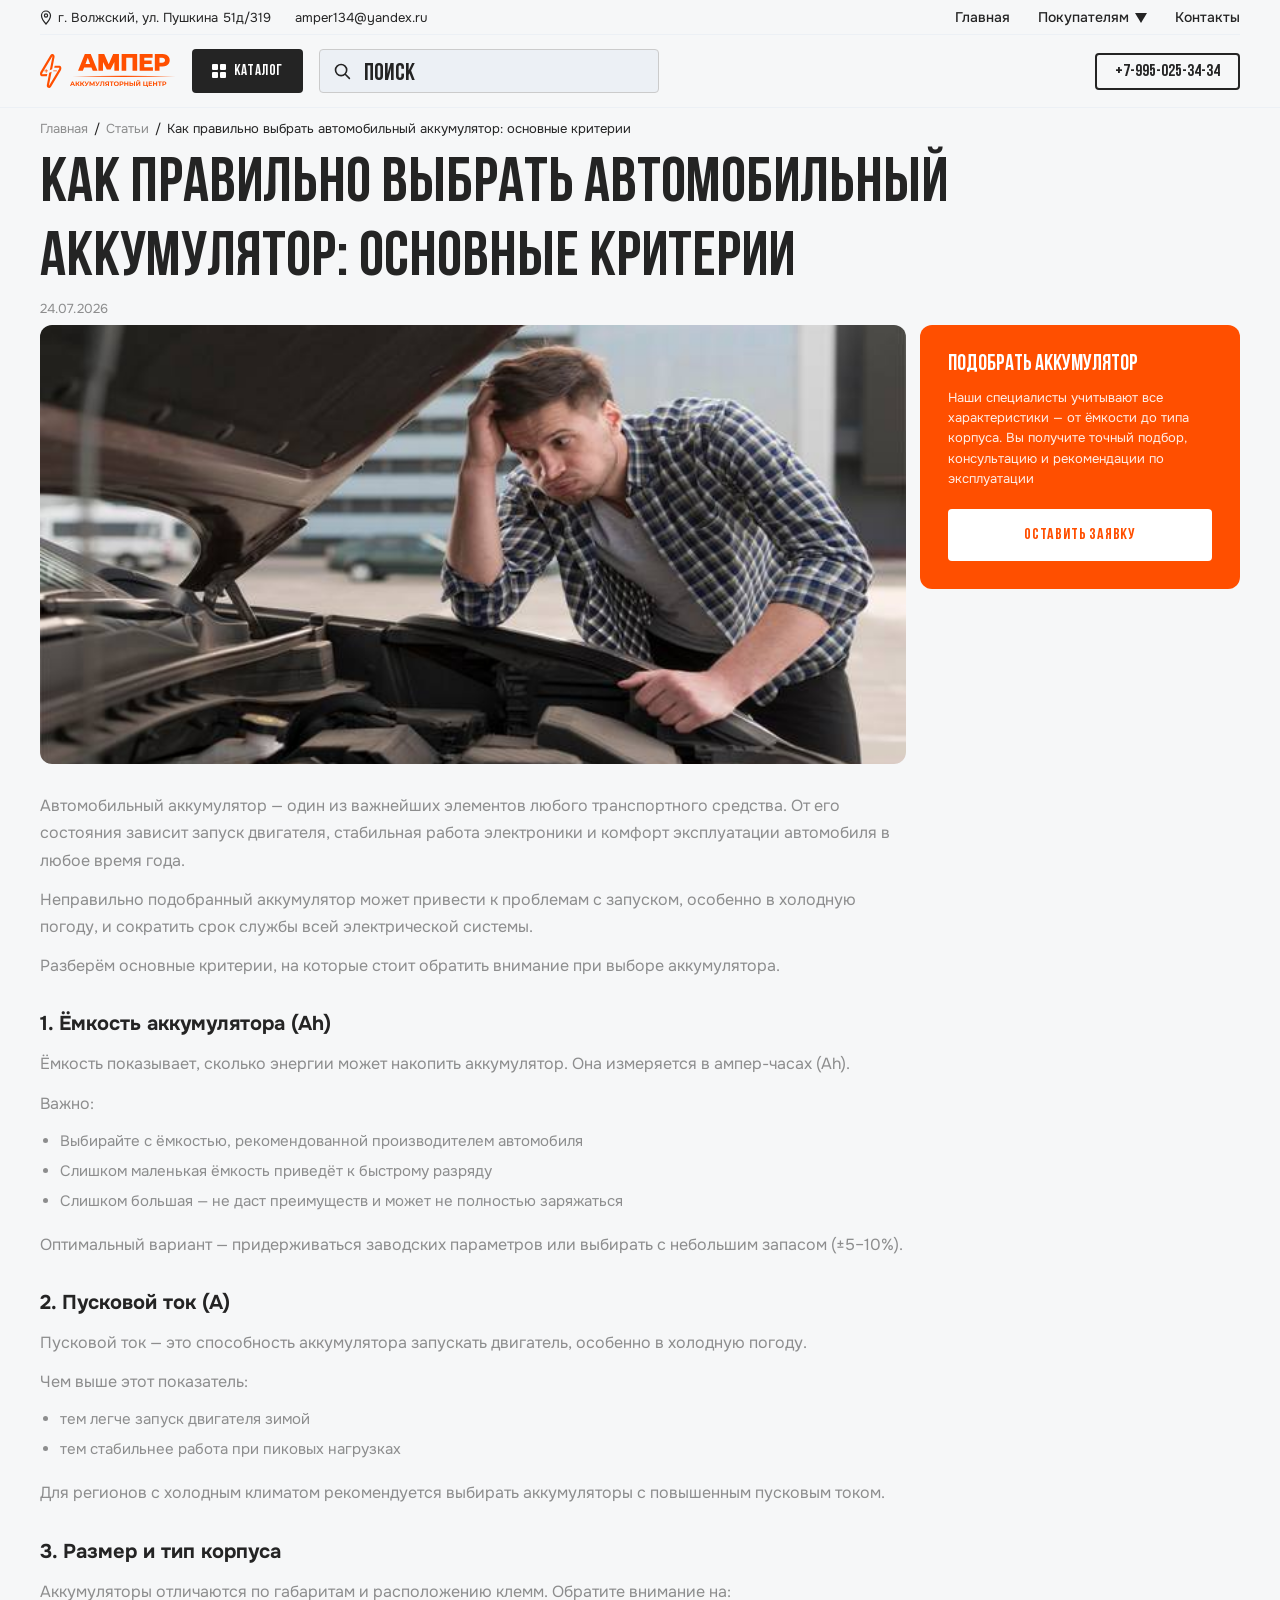
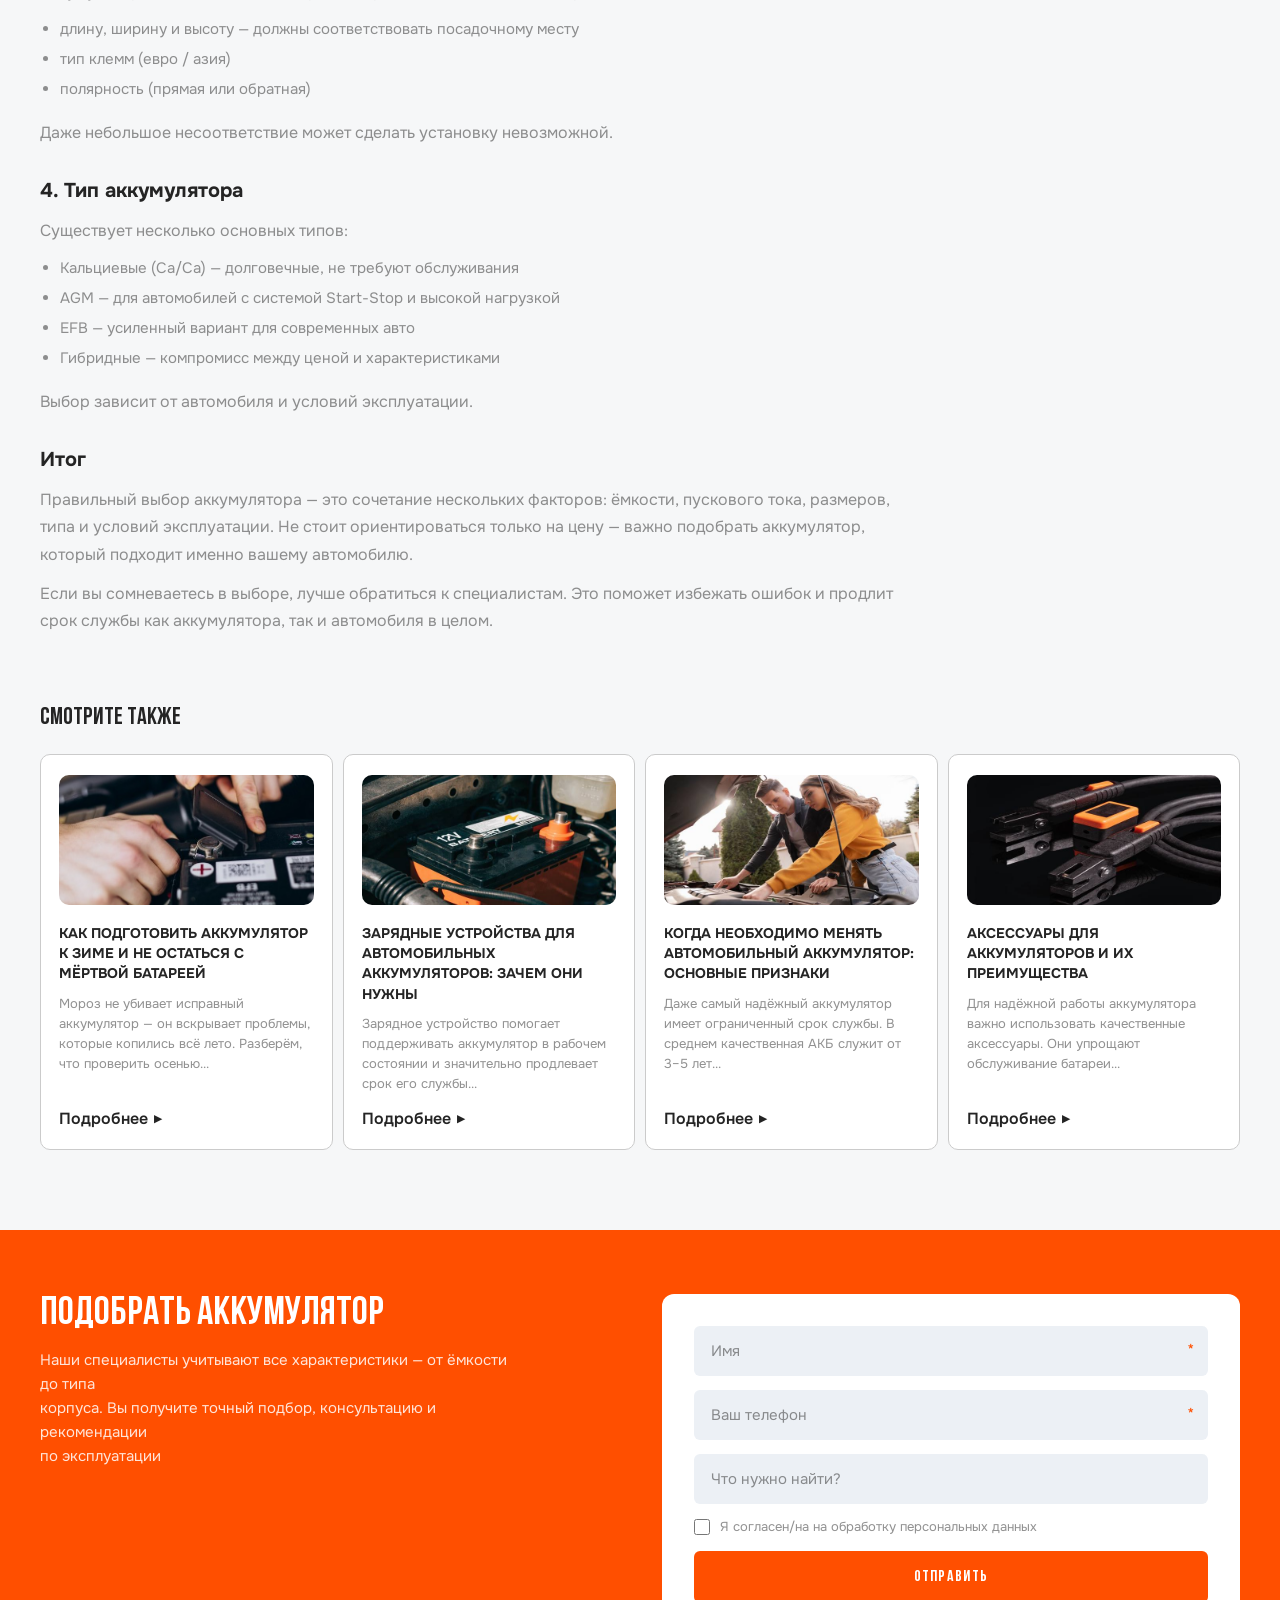
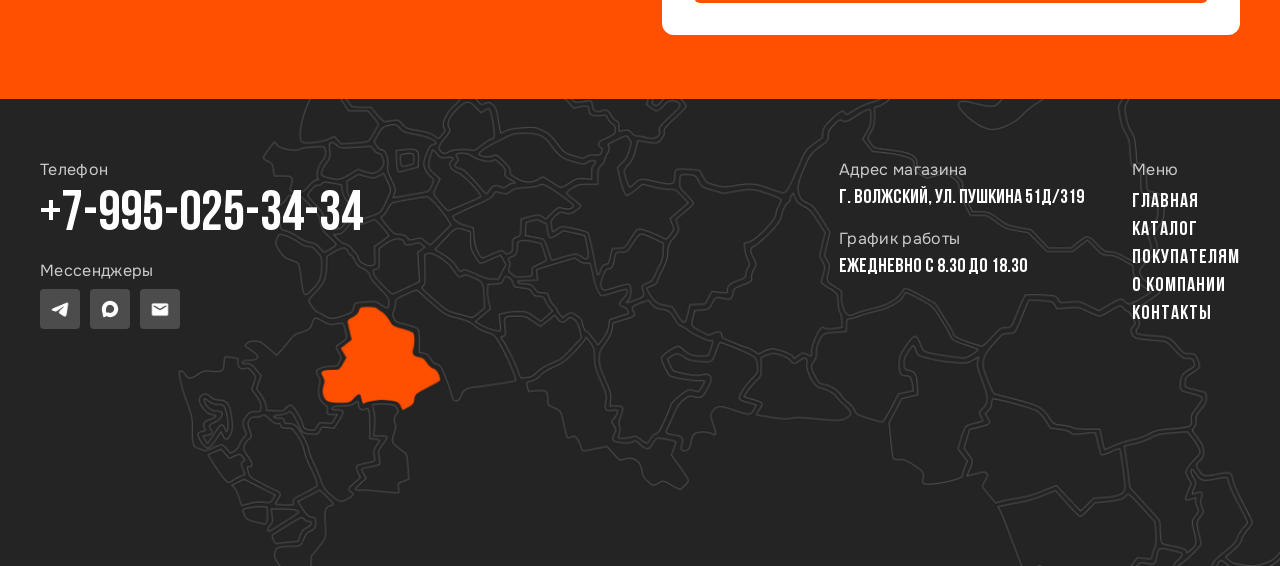
<file: article.html>
<!DOCTYPE html>
<!-- Сайт разработал: https://t.me/Bro_piton -->
<html lang="ru">
<head>
<meta charset="UTF-8">
<meta name="viewport" content="width=device-width, initial-scale=1.0">
<title>Как правильно выбрать автомобильный аккумулятор: основные критерии — Ампер</title>
<meta name="description" content="Ёмкость, пусковой ток, размеры, полярность и тип аккумулятора: на что смотреть при выборе, чтобы батарея подошла машине и прослужила дольше.">
<meta property="og:type" content="article">
<meta property="og:site_name" content="Ампер">
<meta property="og:locale" content="ru_RU">
<meta property="og:url" content="https://vladislavbropiton.github.io/akk/article.html">
<meta property="og:title" content="Как правильно выбрать автомобильный аккумулятор: основные критерии — Ампер">
<meta property="og:description" content="Ёмкость, пусковой ток, размеры, полярность и тип аккумулятора: на что смотреть при выборе, чтобы батарея подошла машине и прослужила дольше.">
<meta property="og:image" content="https://vladislavbropiton.github.io/akk/img/article-1.jpg">
<link rel="stylesheet" href="css/fonts.css">
<link rel="icon" href="img/favicon.svg" type="image/svg+xml">
<link rel="icon" href="img/favicon-32.png" sizes="32x32" type="image/png">
<link rel="icon" href="img/favicon-16.png" sizes="16x16" type="image/png">
<link rel="apple-touch-icon" href="img/apple-touch-icon.png">
<link rel="stylesheet" href="css/style.css">
</head>
<body class="no-hero-page">
<div id="header-mount"></div>
<div id="breadcrumb-mount"></div>

<div class="container">
  <div class="article-layout">
    <!-- ARTICLE CONTENT -->
    <h1>Как правильно выбрать автомобильный аккумулятор: основные критерии</h1>
    <div class="article-date">24.07.2026</div>

    <article class="article-content">
      <div class="article-hero-img" id="article-hero-img"></div>

      <p>Автомобильный аккумулятор — один из важнейших элементов любого транспортного средства. От его состояния зависит запуск двигателя, стабильная работа электроники и комфорт эксплуатации автомобиля в любое время года.</p>

      <p>Неправильно подобранный аккумулятор может привести к проблемам с запуском, особенно в холодную погоду, и сократить срок службы всей электрической системы.</p>

      <p>Разберём основные критерии, на которые стоит обратить внимание при выборе аккумулятора.</p>

      <h2>1. Ёмкость аккумулятора (Ah)</h2>
      <p>Ёмкость показывает, сколько энергии может накопить аккумулятор. Она измеряется в ампер-часах (Ah).</p>
      <p>Важно:</p>
      <ul>
        <li>Выбирайте с ёмкостью, рекомендованной производителем автомобиля</li>
        <li>Слишком маленькая ёмкость приведёт к быстрому разряду</li>
        <li>Слишком большая — не даст преимуществ и может не полностью заряжаться</li>
      </ul>
      <p>Оптимальный вариант — придерживаться заводских параметров или выбирать с небольшим запасом (±5–10%).</p>

      <h2>2. Пусковой ток (A)</h2>
      <p>Пусковой ток — это способность аккумулятора запускать двигатель, особенно в холодную погоду.</p>
      <p>Чем выше этот показатель:</p>
      <ul>
        <li>тем легче запуск двигателя зимой</li>
        <li>тем стабильнее работа при пиковых нагрузках</li>
      </ul>
      <p>Для регионов с холодным климатом рекомендуется выбирать аккумуляторы с повышенным пусковым током.</p>

      <h2>3. Размер и тип корпуса</h2>
      <p>Аккумуляторы отличаются по габаритам и расположению клемм. Обратите внимание на:</p>
      <ul>
        <li>длину, ширину и высоту — должны соответствовать посадочному месту</li>
        <li>тип клемм (евро / азия)</li>
        <li>полярность (прямая или обратная)</li>
      </ul>
      <p>Даже небольшое несоответствие может сделать установку невозможной.</p>

      <h2>4. Тип аккумулятора</h2>
      <p>Существует несколько основных типов:</p>
      <ul>
        <li>Кальциевые (Ca/Ca) — долговечные, не требуют обслуживания</li>
        <li>AGM — для автомобилей с системой Start-Stop и высокой нагрузкой</li>
        <li>EFB — усиленный вариант для современных авто</li>
        <li>Гибридные — компромисс между ценой и характеристиками</li>
      </ul>
      <p>Выбор зависит от автомобиля и условий эксплуатации.</p>

      <h2>Итог</h2>
      <p>Правильный выбор аккумулятора — это сочетание нескольких факторов: ёмкости, пускового тока, размеров, типа и условий эксплуатации. Не стоит ориентироваться только на цену — важно подобрать аккумулятор, который подходит именно вашему автомобилю.</p>
      <p>Если вы сомневаетесь в выборе, лучше обратиться к специалистам. Это поможет избежать ошибок и продлит срок службы как аккумулятора, так и автомобиля в целом.</p>

    </article>

    <!-- SIDEBAR -->
    <aside>
      <div class="article-sidebar-widget">
        <div class="widget-title">Подобрать аккумулятор</div>
        <p class="widget-desc">Наши специалисты учитывают все характеристики — от ёмкости до типа корпуса. Вы получите точный подбор, консультацию и рекомендации по эксплуатации</p>
        <!-- по макету здесь только кнопка: форма одна, внизу страницы -->
        <a href="#cta" class="widget-btn">Оставить заявку</a>
      </div>
    </aside>

    <!-- SEE ALSO — по макету на всю ширину под текстом+сайдбаром, а не
         только в колонке текста; на мобиле идёт после мини-виджета -->
    <div class="see-also">
      <div class="see-also-title">Смотрите также</div>
      <div class="articles-grid" id="see-also-mount"></div>
    </div>
  </div>
</div>

<div id="cta"></div>
<div id="cta-mount"></div>
<div id="footer-mount"></div>
<script src="js/stat.js"></script>
<script src="js/catalog-data.js"></script>
<script src="js/articles-data.js"></script>
<script src="js/main.js"></script>
<script>initArticlePage('choose');</script>
</body>
</html>
</file>
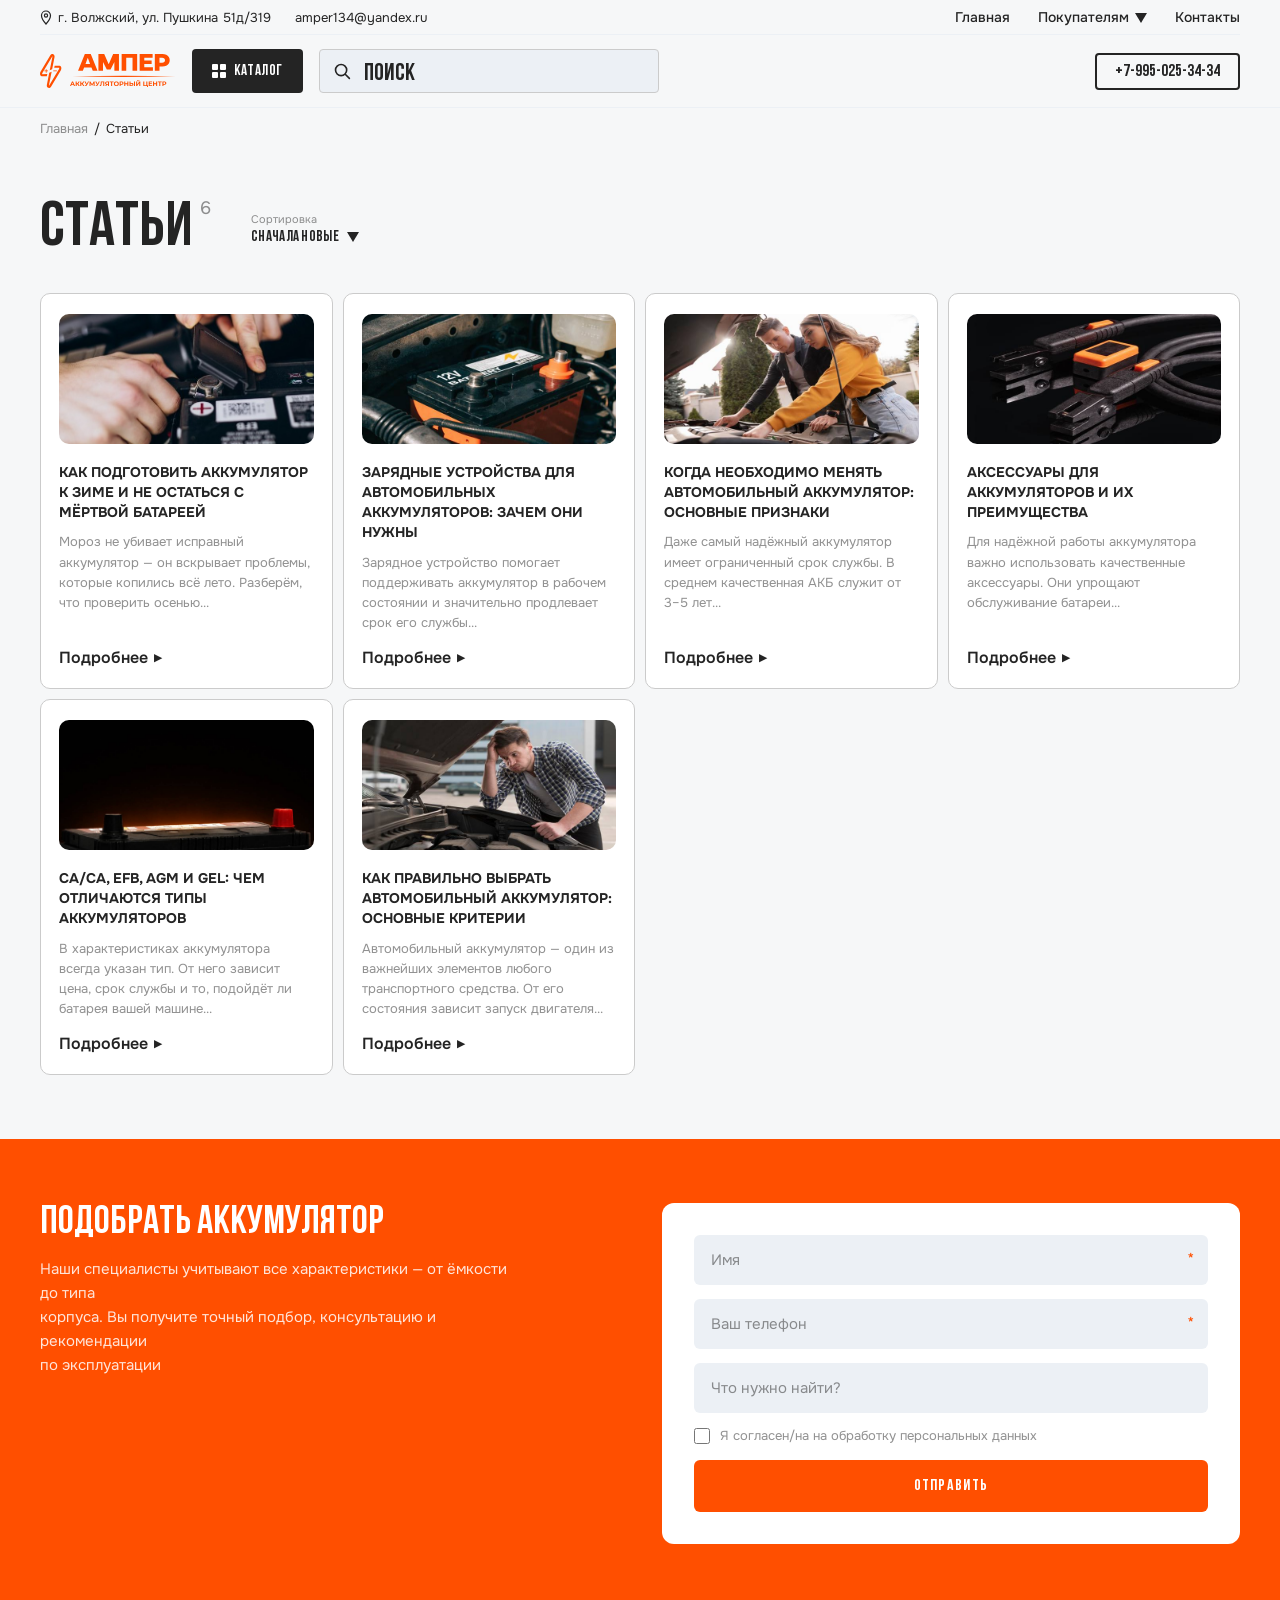
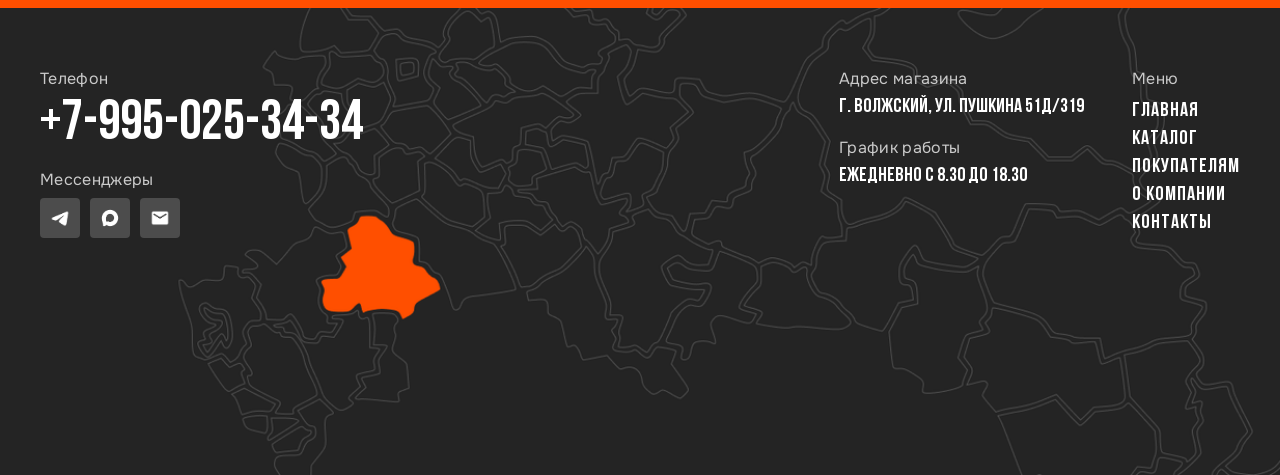
<file: articles.html>
<!DOCTYPE html>
<!-- Сайт разработал: https://t.me/Bro_piton -->
<html lang="ru">
<head>
<meta charset="UTF-8">
<meta name="viewport" content="width=device-width, initial-scale=1.0">
<title>Статьи об аккумуляторах — Ампер</title>
<meta name="description" content="Полезные статьи про автомобильные аккумуляторы: как выбрать, когда менять, чем отличаются AGM и EFB, зачем зарядное устройство.">
<meta property="og:type" content="website">
<meta property="og:site_name" content="Ампер">
<meta property="og:locale" content="ru_RU">
<meta property="og:url" content="https://vladislavbropiton.github.io/akk/articles.html">
<meta property="og:title" content="Статьи об аккумуляторах — Ампер">
<meta property="og:description" content="Полезные статьи про автомобильные аккумуляторы: как выбрать, когда менять, чем отличаются AGM и EFB, зачем зарядное устройство.">
<meta property="og:image" content="https://vladislavbropiton.github.io/akk/img/article-1.jpg">
<link rel="stylesheet" href="css/fonts.css">
<link rel="icon" href="img/favicon.svg" type="image/svg+xml">
<link rel="icon" href="img/favicon-32.png" sizes="32x32" type="image/png">
<link rel="icon" href="img/favicon-16.png" sizes="16x16" type="image/png">
<link rel="apple-touch-icon" href="img/apple-touch-icon.png">
<link rel="stylesheet" href="css/style.css">
</head>
<body class="no-hero-page">
<div id="header-mount"></div>
<div class="articles-page-section">
<div id="breadcrumb-mount"></div>

<div class="container">
  <div class="articles-page-header">
    <div class="articles-page-title-row">
      <h1 class="articles-page-title">Статьи</h1>
      <span class="articles-count" id="articles-count"></span>
    </div>
    <!-- свой выпадающий список вместо <select>: системный не оформить под макет -->
    <div class="sort" id="articles-sort" data-value="new">
      <div class="sort-label">Сортировка</div>
      <button class="sort-btn" type="button" aria-haspopup="listbox" aria-expanded="false">
        <span class="sort-current">Сначала новые</span>
      </button>
      <div class="sort-list" role="listbox">
        <button type="button" role="option" data-value="new">Сначала новые</button>
        <button type="button" role="option" data-value="editor">По популярности</button>
        <button type="button" role="option" data-value="old">Сначала старые</button>
      </div>
    </div>
  </div>

  <div class="articles-page-grid" id="articles-list"></div>

  <div class="load-more">
    <button class="btn btn-outline" onclick="loadMore()">Смотреть ещё</button>
  </div>
</div>
</div>

<div id="cta-mount"></div>
<div id="footer-mount"></div>
<script src="js/stat.js"></script>
<script src="js/catalog-data.js"></script>
<script src="js/articles-data.js"></script>
<script src="js/main.js"></script>
<script>
  document.getElementById('header-mount').innerHTML = renderHeader('articles.html');
  document.getElementById('breadcrumb-mount').innerHTML = renderBreadcrumb([
    {href:'index.html',label:'Главная'},
    {href:'articles.html',label:'Статьи'}
  ]);
  document.getElementById('cta-mount').innerHTML = renderCtaForm();
  document.getElementById('footer-mount').innerHTML = renderFooter();

  const PAGE = 8;             // сколько карточек показываем за раз
  let shown = PAGE;

  // «По популярности» пока = порядок в js/articles-data.js: реальных
  // просмотров у нас нет. Когда накопится статистика из своей метрики,
  // сюда можно подставить сортировку по числу открытий.
  const sortEl = document.getElementById('articles-sort');

  function sorted() {
    const mode = sortEl.dataset.value;
    const list = ARTICLES.slice();
    if (mode === 'new') return list.sort((a, b) => b.date.localeCompare(a.date));
    if (mode === 'old') return list.sort((a, b) => a.date.localeCompare(b.date));
    return list;
  }

  function draw() {
    const list = sorted();
    document.getElementById('articles-list').innerHTML =
      list.slice(0, shown).map(articleCard).join('');
    document.getElementById('articles-count').textContent = ARTICLES.length;
    // кнопку прячем, когда показывать больше нечего
    document.querySelector('.load-more').hidden = shown >= list.length;
    initReveal();
  }

  function loadMore() { shown += PAGE; draw(); }

  initSortDropdown(sortEl, () => { shown = PAGE; draw(); });
  draw();
</script>
</body>
</html>
</file>
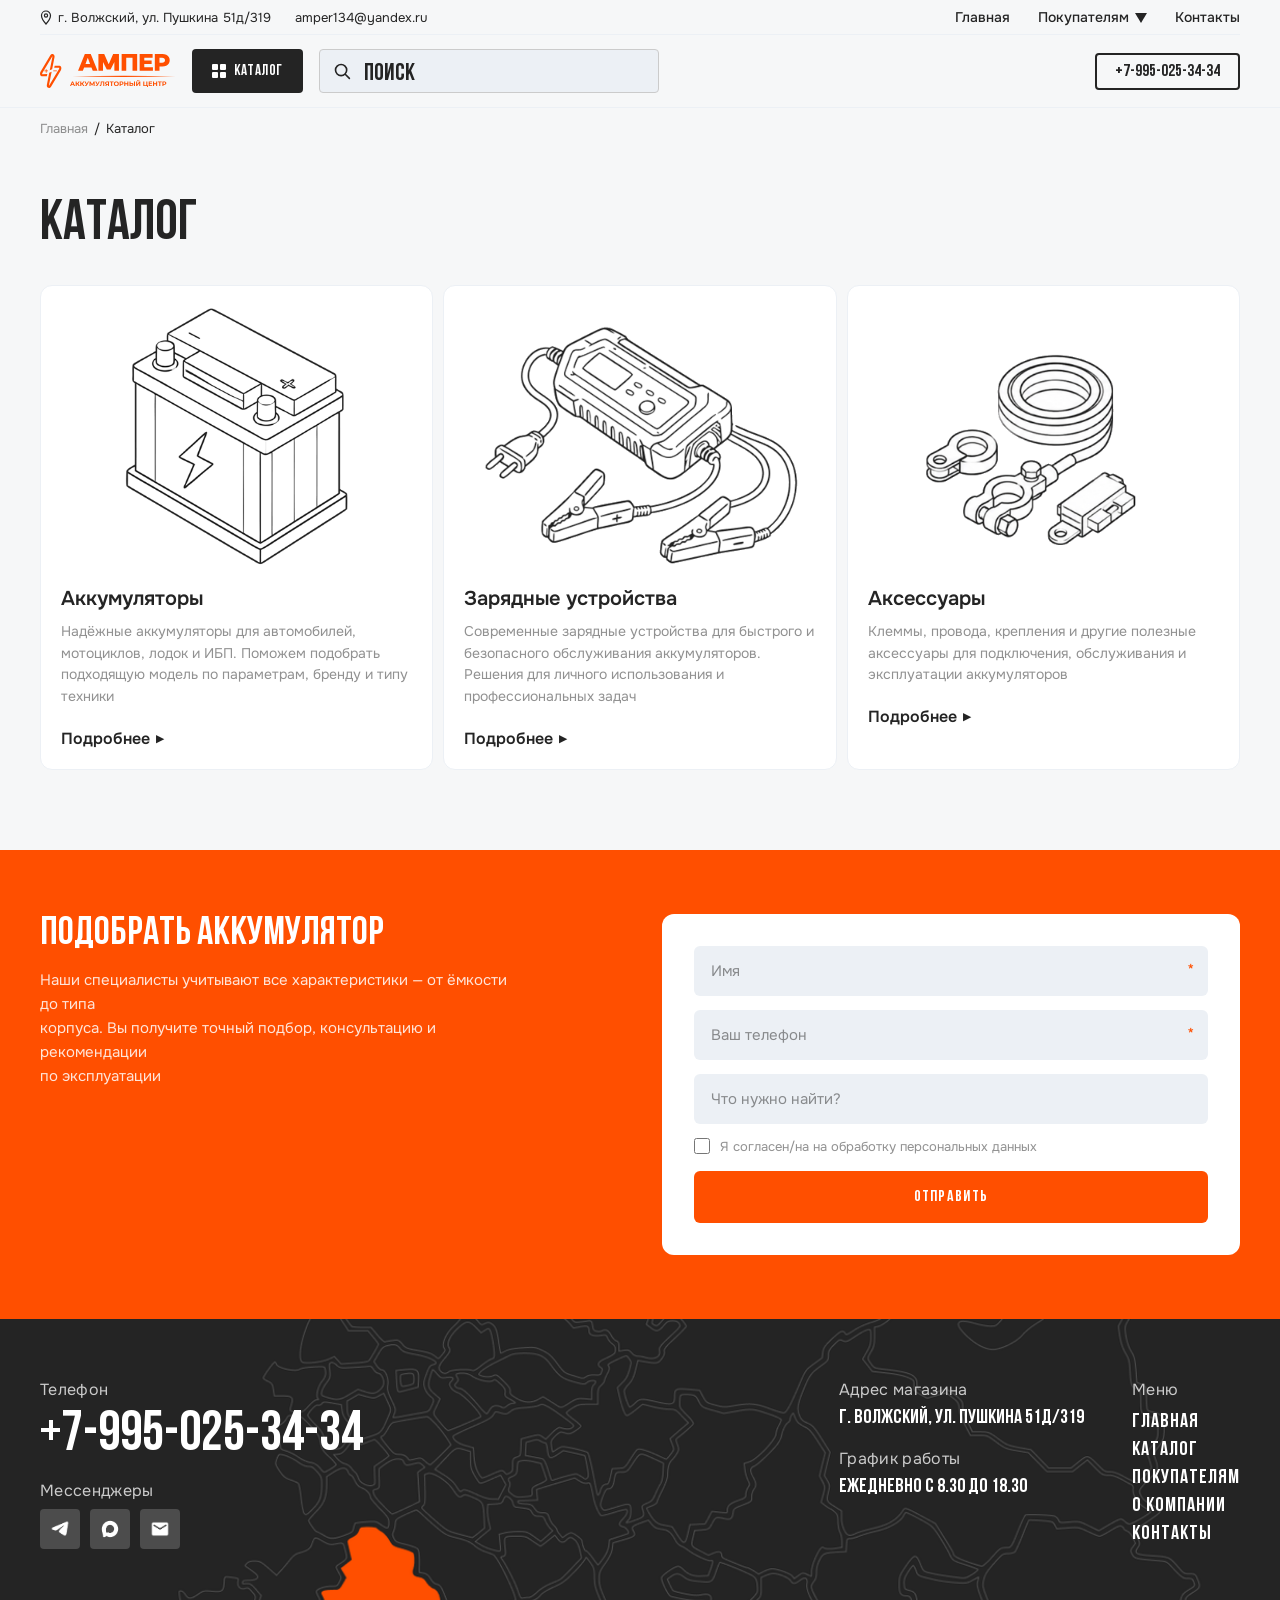
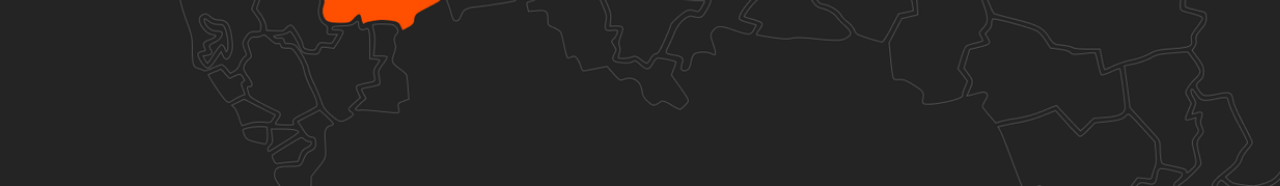
<file: catalog.html>
<!DOCTYPE html>
<!-- Сайт разработал: https://t.me/Bro_piton -->
<html lang="ru">
<head>
<meta charset="UTF-8">
<meta name="viewport" content="width=device-width, initial-scale=1.0">
<title>Каталог — Ампер</title>
<meta name="description" content="Каталог аккумуляторов, зарядных устройств и аксессуаров в Волжском. Подбор по ёмкости, полярности, бренду и типу техники.">
<meta property="og:type" content="website">
<meta property="og:site_name" content="Ампер">
<meta property="og:locale" content="ru_RU">
<meta property="og:url" content="https://vladislavbropiton.github.io/akk/catalog.html">
<meta property="og:title" content="Каталог — Ампер">
<meta property="og:description" content="Каталог аккумуляторов, зарядных устройств и аксессуаров в Волжском. Подбор по ёмкости, полярности, бренду и типу техники.">
<meta property="og:image" content="https://vladislavbropiton.github.io/akk/img/ill-battery.png">
<link rel="stylesheet" href="css/fonts.css">
<link rel="icon" href="img/favicon.svg" type="image/svg+xml">
<link rel="icon" href="img/favicon-32.png" sizes="32x32" type="image/png">
<link rel="icon" href="img/favicon-16.png" sizes="16x16" type="image/png">
<link rel="apple-touch-icon" href="img/apple-touch-icon.png">
<link rel="stylesheet" href="css/style.css">
</head>
<body class="no-hero-page">
<div id="header-mount"></div>
<div id="breadcrumb-mount"></div>

<!-- ── СОСТОЯНИЕ A: витрина каталога (вход через кнопку «Каталог») ── -->
<section class="catalog-showcase" id="showcase" hidden>
  <div class="container">
    <h1 class="section-title" style="margin-bottom:32px;">Каталог</h1>
    <div class="categories-grid" id="showcase-grid"></div>
  </div>
</section>

<!-- ── СОСТОЯНИЕ B: листинг раздела (вход через выбор категории) ── -->
<div class="container" id="listing" hidden>
  <!-- по макету заголовок раздела — над сайдбаром и плитками, во всю ширину -->
  <div class="catalog-count" id="cat-title"></div>
  <div class="catalog-layout">
    <!-- левая колонка (тулбар+сайдбар) отдельным flex-контейнером — иначе
         в гриде она делит строки с высокими плитками справа, и высота
         плитки навязывает лишний пустой отступ перед сайдбаром -->
    <div class="catalog-sidebar-col">
      <!-- кнопка-воронка (только на мобиле, открывает панель фильтра) + сортировка —
           по макету видны на странице сразу, не спрятаны внутри панели фильтра -->
      <div class="catalog-toolbar">
        <button class="filter-toggle-btn" id="filterToggle" onclick="toggleFilter()" style="display:none;" aria-label="Открыть фильтр"></button>
        <div id="catalog-sort-mount"></div>
      </div>

      <!-- сайдбар (чекбоксы фильтра) собирается из конфига раздела в CatalogUI.renderSidebar() -->
      <aside class="sidebar" id="sidebar"></aside>
      <!-- крестик закрытия шторки на моб. — вне #sidebar: у панели overflow-y:auto,
           и кнопка внутри неё с отрицательным top не ловила клики (обрезалась
           контекстом прокрутки), поэтому вынесена отдельным элементом -->
      <button class="filter-close" type="button" onclick="toggleFilter()" aria-label="Закрыть фильтр">✕</button>
    </div>

    <div class="catalog-content-col">
      <div class="cat-tiles" id="cat-tiles"></div>

      <div class="cat-main">
        <div class="products-grid" id="cat-grid"></div>

        <div class="catalog-empty" id="cat-empty" hidden>
          <div class="catalog-empty-title">Ничего не найдено</div>
          <p>Попробуйте ослабить условия или сбросить фильтры</p>
          <button class="btn btn-outline" type="button" onclick="CatalogUI.reset()">Сбросить фильтры</button>
        </div>

        <div class="pagination" id="pagination"></div>
      </div>
    </div>
  </div>
</div>

<div id="cta-mount"></div>
<div id="footer-mount"></div>
<script src="js/stat.js"></script>
<script src="js/catalog-data.js"></script>
<script src="js/main.js"></script>
<script>
  document.getElementById('header-mount').innerHTML = renderHeader('catalog.html');
  document.getElementById('cta-mount').innerHTML = renderCtaForm();
  document.getElementById('footer-mount').innerHTML = renderFooter();

  loadCatalog().then(data => {
    const catKey = getParam('cat');
    const section = data[catKey];

    if (!section) {
      // ── Витрина разделов ──
      document.getElementById('breadcrumb-mount').innerHTML = renderBreadcrumb([
        { href: 'index.html',   label: 'Главная' },
        { href: 'catalog.html', label: 'Каталог' },
      ]);
      document.getElementById('showcase').hidden = false;
      document.getElementById('showcase-grid').innerHTML = Object.keys(data).map(key => `
        <a href="catalog.html?cat=${key}" class="category-card">
          <div class="category-card-img"><img src="${data[key].ill}" alt="${data[key].label}"></div>
          <div class="category-card-name">${data[key].label}</div>
          <p class="category-card-desc">${data[key].desc}</p>
          <span class="btn-link">Подробнее</span>
        </a>`).join('');
      initReveal();
      return;
    }

    // ── Листинг раздела ──
    document.title = `${section.label} — Ампер`;
    document.getElementById('breadcrumb-mount').innerHTML = renderBreadcrumb([
      { href: 'index.html',   label: 'Главная' },
      { href: 'catalog.html', label: 'Каталог' },
      { href: `catalog.html?cat=${catKey}`, label: section.label },
    ]);
    document.getElementById('listing').hidden = false;
    document.getElementById('cat-tiles').innerHTML = Object.keys(data).map(key => `
      <a href="catalog.html?cat=${key}" class="cat-tile ${key === catKey ? 'active' : ''}">
        <img class="cat-tile-icon" src="${data[key].ill}" alt="">

        ${data[key].label}
      </a>`).join('');

    CatalogUI.init({
      key: catKey,
      section: section,
      defs: FILTER_DEFS,
      cardSpecs: CARD_SPECS[catKey],
    });

    // сайдбар собирается динамически — навешиваем сворачивание секций после него
    initFilterCollapse();
  });
</script>
</body>
</html>
</file>
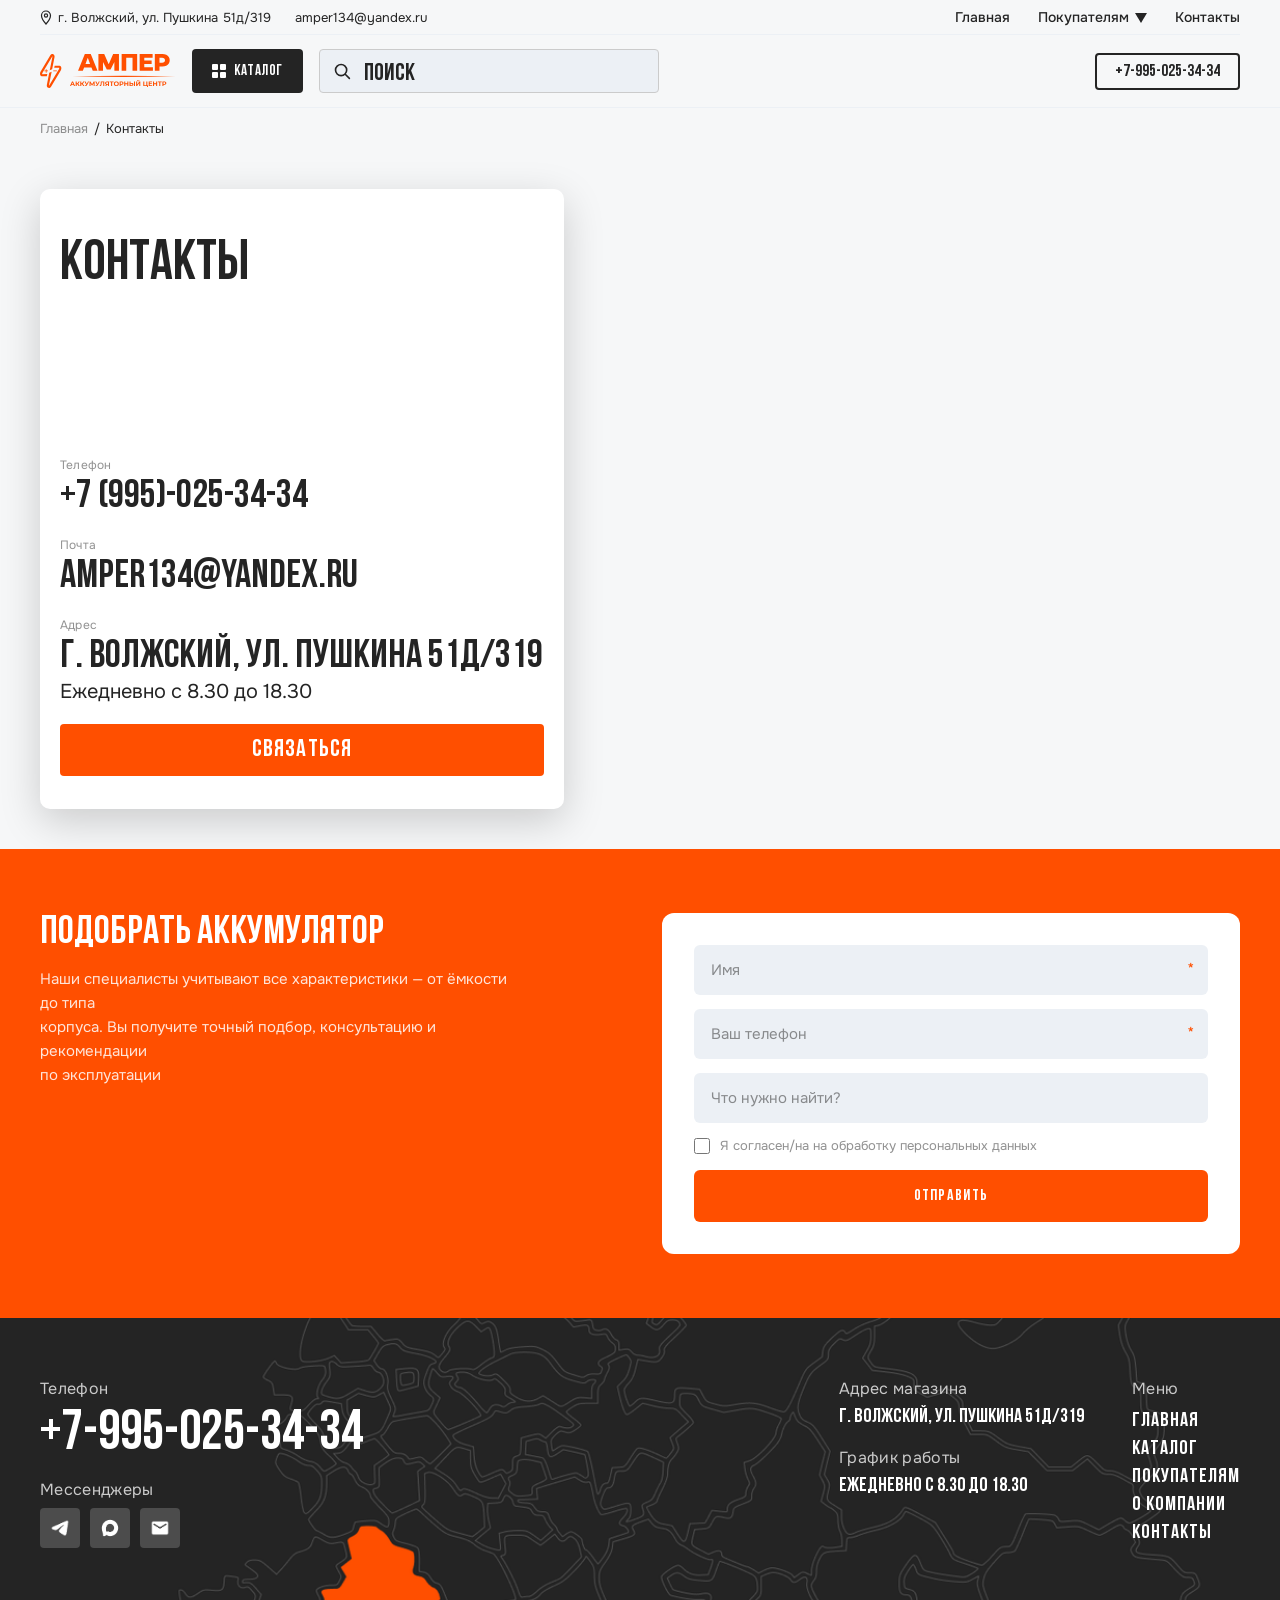
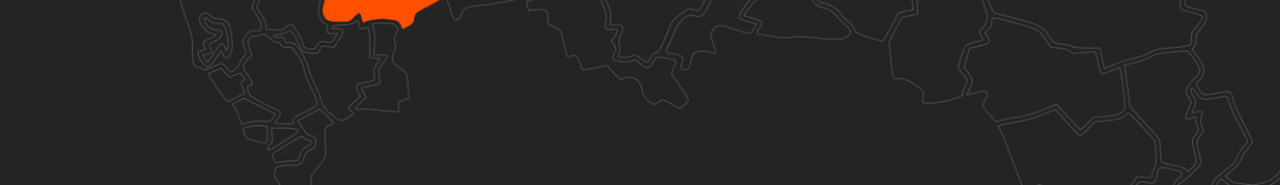
<file: contacts.html>
<!DOCTYPE html>
<!-- Сайт разработал: https://t.me/Bro_piton -->
<html lang="ru">
<head>
<meta charset="UTF-8">
<meta name="viewport" content="width=device-width, initial-scale=1.0">
<title>Контакты — Ампер</title>
<meta name="description" content="Контакты аккумуляторного центра «Ампер» в Волжском: ул. Пушкина 51д/319, телефон +7-995-025-34-34, работаем ежедневно с 8.30 до 18.30.">
<meta property="og:type" content="website">
<meta property="og:site_name" content="Ампер">
<meta property="og:locale" content="ru_RU">
<meta property="og:url" content="https://vladislavbropiton.github.io/akk/contacts.html">
<meta property="og:title" content="Контакты — Ампер">
<meta property="og:description" content="Контакты аккумуляторного центра «Ампер» в Волжском: ул. Пушкина 51д/319, телефон +7-995-025-34-34, работаем ежедневно с 8.30 до 18.30.">
<meta property="og:image" content="https://vladislavbropiton.github.io/akk/img/footer-map.png">
<link rel="stylesheet" href="css/fonts.css">
<link rel="icon" href="img/favicon.svg" type="image/svg+xml">
<link rel="icon" href="img/favicon-32.png" sizes="32x32" type="image/png">
<link rel="icon" href="img/favicon-16.png" sizes="16x16" type="image/png">
<link rel="apple-touch-icon" href="img/apple-touch-icon.png">
<link rel="stylesheet" href="css/style.css">
</head>
<body class="no-hero-page">
<div id="header-mount"></div>
<div id="breadcrumb-mount"></div>

<!-- CONTACTS HERO with MAP — карта на всю ширину блока, панель контактов
     плавает поверх неё (не колонка рядом с картой) -->
<section class="contacts-hero">
  <div class="contacts-map">
    <iframe id="contactsMapIframe"
      src="https://yandex.ru/map-widget/v1/?ll=44.791599,48.788252&z=17&l=map&pt=44.791599,48.788252,pm2rdm"
      allowfullscreen loading="lazy" title="Ампер на карте">
    </iframe>
  </div>
  <div class="contacts-hero-inner">
    <div class="contacts-info">
      <h1 class="contacts-page-title">Контакты</h1>
      <div class="contact-label">Телефон</div>
      <div class="contact-val"><a href="tel:+79950253434">+7 (995)-025-34-34</a></div>
      <div class="contact-label">Почта</div>
      <div class="contact-val"><a href="mailto:amper134@yandex.ru">amper134@yandex.ru</a></div>
      <div class="contact-label">Адрес</div>
      <div class="contact-val">г. Волжский, ул. Пушкина 51д/319</div>
      <div class="contact-hours">Ежедневно с 8.30 до 18.30</div>
      <div>
        <a href="tel:+79950253434" class="btn btn-primary contacts-connect-btn" style="width:100%;">Связаться</a>
      </div>
    </div>
  </div>
</section>

<div id="cta-mount"></div>
<div id="footer-mount"></div>
<script src="js/stat.js"></script>
<script src="js/catalog-data.js"></script>
<script src="js/main.js"></script>
<script>
  document.getElementById('header-mount').innerHTML = renderHeader('contacts.html');
  document.getElementById('breadcrumb-mount').innerHTML = renderBreadcrumb([
    {href:'index.html',label:'Главная'},
    {href:'contacts.html',label:'Контакты'}
  ]);
  document.getElementById('cta-mount').innerHTML = renderCtaForm();
  document.getElementById('footer-mount').innerHTML = renderFooter();

  // на моб. карточка над картой перекрывает маркер (он по центру) — сдвигаем
  // видимый центр карты правее-выше от маркера, сам маркер (pt) не трогаем
  if (window.innerWidth <= 768) {
    const mapIframe = document.getElementById('contactsMapIframe');
    if (mapIframe) mapIframe.src = 'https://yandex.ru/map-widget/v1/?ll=44.79117,48.787192&z=17&l=map&pt=44.791599,48.788252,pm2rdm';
  }
</script>
</body>
</html>
</file>
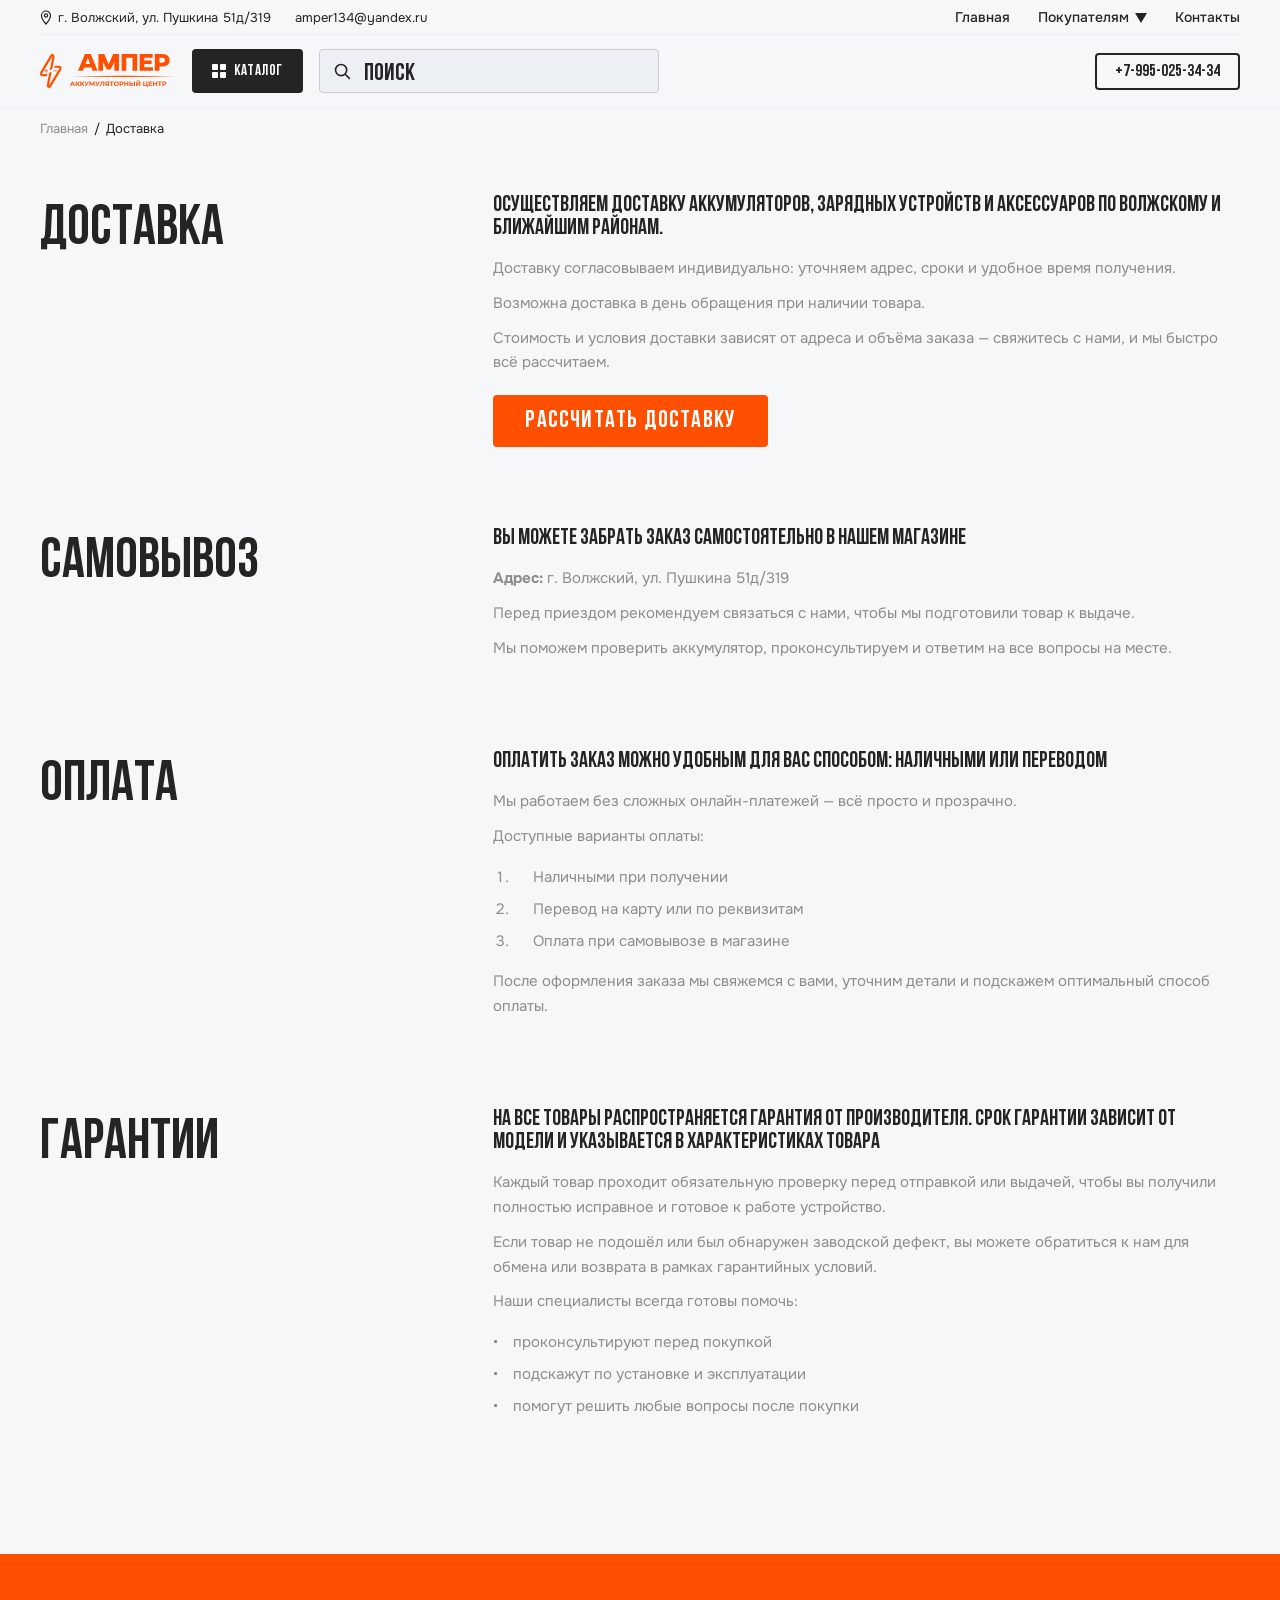
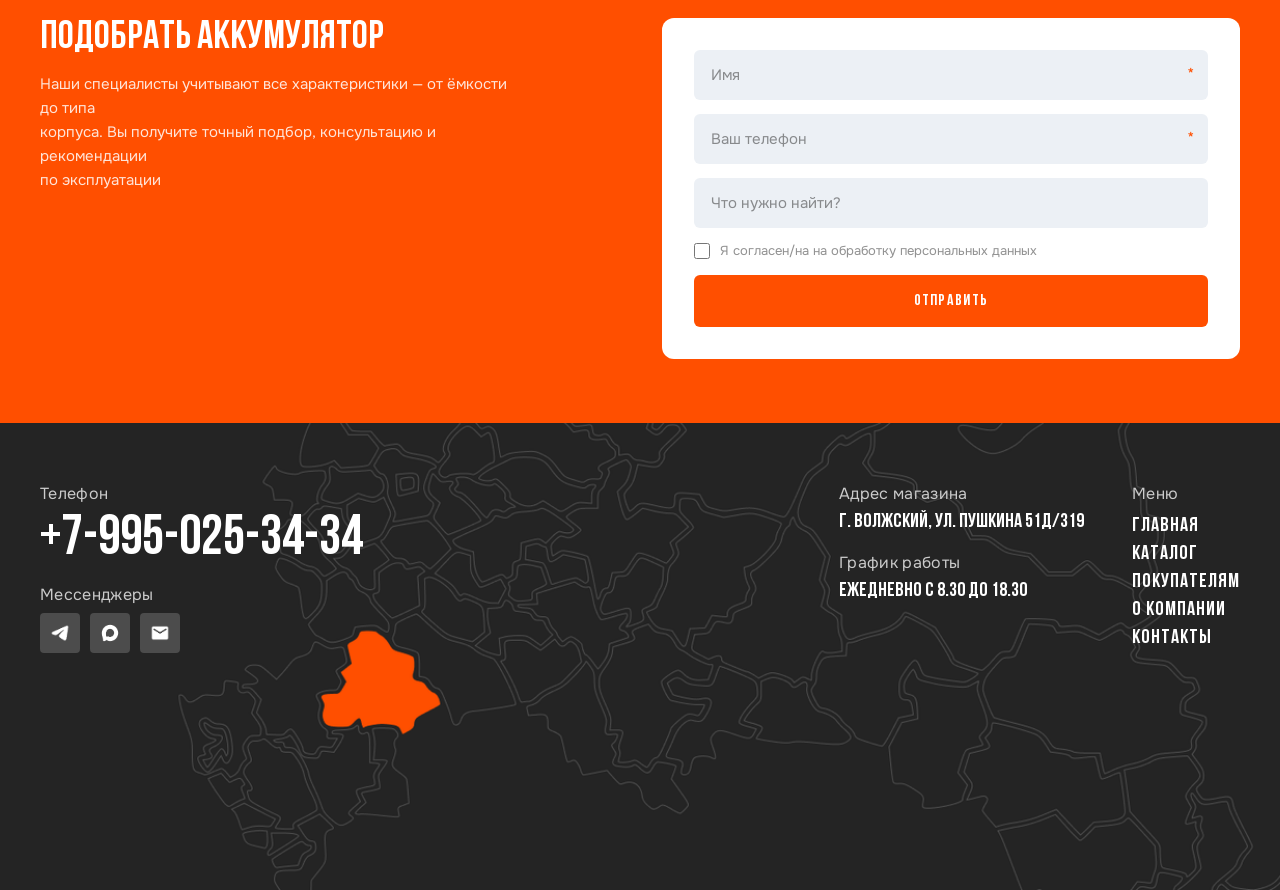
<file: delivery.html>
<!DOCTYPE html>
<!-- Сайт разработал: https://t.me/Bro_piton -->
<html lang="ru">
<head>
<meta charset="UTF-8">
<meta name="viewport" content="width=device-width, initial-scale=1.0">
<title>Доставка и оплата — Ампер</title>
<meta name="description" content="Доставка по Волжскому, самовывоз из магазина на Пушкина 51д, способы оплаты и гарантия на аккумуляторы и зарядные устройства.">
<meta property="og:type" content="website">
<meta property="og:site_name" content="Ампер">
<meta property="og:locale" content="ru_RU">
<meta property="og:url" content="https://vladislavbropiton.github.io/akk/delivery.html">
<meta property="og:title" content="Доставка и оплата — Ампер">
<meta property="og:description" content="Доставка по Волжскому, самовывоз из магазина на Пушкина 51д, способы оплаты и гарантия на аккумуляторы и зарядные устройства.">
<meta property="og:image" content="https://vladislavbropiton.github.io/akk/img/hero-main.jpg">
<link rel="stylesheet" href="css/fonts.css">
<link rel="icon" href="img/favicon.svg" type="image/svg+xml">
<link rel="icon" href="img/favicon-32.png" sizes="32x32" type="image/png">
<link rel="icon" href="img/favicon-16.png" sizes="16x16" type="image/png">
<link rel="apple-touch-icon" href="img/apple-touch-icon.png">
<link rel="stylesheet" href="css/style.css">
</head>
<body class="no-hero-page">
<div id="header-mount"></div>

<div class="page-crumbs-row">
  <div id="breadcrumb-mount"></div>
  <a href="tel:+79950253434" class="header-phone page-crumbs-phone">+7-995-025-34-34</a>
</div>

<div class="delivery-section">
  <div class="container">

    <div class="delivery-row">
      <div class="delivery-label">Доставка</div>
      <div class="delivery-content">
        <div class="delivery-content-title">Осуществляем доставку аккумуляторов, зарядных устройств<br class="delivery-title-break"> и аксессуаров по Волжскому<br class="delivery-title-break"> и ближайшим районам.</div>
        <p>Доставку согласовываем индивидуально: уточняем адрес, сроки и удобное время получения.</p>
        <p>Возможна доставка в день обращения при наличии товара.</p>
        <p>Стоимость и условия доставки зависят от адреса и объёма заказа — свяжитесь с нами, и мы быстро всё рассчитаем.</p>
        <div style="margin-top:20px;"><a href="#cta" class="btn btn-primary">Рассчитать доставку</a></div>
      </div>
    </div>

    <div class="delivery-row">
      <div class="delivery-label" id="pickup">Самовывоз</div>
      <div class="delivery-content">
        <div class="delivery-content-title">Вы можете забрать заказ самостоятельно в нашем магазине</div>
        <p><strong>Адрес:</strong> г. Волжский, ул. Пушкина 51д/319</p>
        <p>Перед приездом рекомендуем связаться с нами, чтобы мы подготовили товар к выдаче.</p>
        <p>Мы поможем проверить аккумулятор, проконсультируем и ответим на все вопросы на месте.</p>
      </div>
    </div>

    <div class="delivery-row">
      <div class="delivery-label">Оплата</div>
      <div class="delivery-content">
        <div class="delivery-content-title">Оплатить заказ можно удобным для вас способом: наличными или переводом</div>
        <p>Мы работаем без сложных онлайн-платежей — всё просто и прозрачно.</p>
        <p>Доступные варианты оплаты:</p>
        <ol class="delivery-list" style="list-style:decimal;padding-left:20px;">
          <li style="list-style:decimal;">Наличными при получении</li>
          <li style="list-style:decimal;">Перевод на карту или по реквизитам</li>
          <li style="list-style:decimal;">Оплата при самовывозе в магазине</li>
        </ol>
        <p>После оформления заказа мы свяжемся с вами, уточним детали и подскажем оптимальный способ оплаты.</p>
      </div>
    </div>

    <div class="delivery-row">
      <div class="delivery-label" id="warranty">Гарантии</div>
      <div class="delivery-content">
        <div class="delivery-content-title">На все товары распространяется гарантия от производителя. Срок гарантии зависит от модели и указывается в характеристиках товара</div>
        <p>Каждый товар проходит обязательную проверку перед отправкой или выдачей, чтобы вы получили полностью исправное и готовое к работе устройство.</p>
        <p>Если товар не подошёл или был обнаружен заводской дефект, вы можете обратиться к нам для обмена или возврата в рамках гарантийных условий.</p>
        <p>Наши специалисты всегда готовы помочь:</p>
        <ul class="delivery-list">
          <li>проконсультируют перед покупкой</li>
          <li>подскажут по установке и эксплуатации</li>
          <li>помогут решить любые вопросы после покупки</li>
        </ul>
      </div>
    </div>

  </div>
</div>

<div id="cta"></div>
<div id="cta-mount"></div>
<div id="footer-mount"></div>
<script src="js/stat.js"></script>
<script src="js/catalog-data.js"></script>
<script src="js/main.js"></script>
<script>
  document.getElementById('header-mount').innerHTML = renderHeader('delivery.html');
  // Фон героя
  // фон героя доставки удалён — страница без баннера
  document.getElementById('breadcrumb-mount').innerHTML = renderBreadcrumb([
    {href:'index.html',label:'Главная'},
    {href:'delivery.html',label:'Доставка'}
  ]);
  document.getElementById('cta-mount').innerHTML = renderCtaForm();
  document.getElementById('footer-mount').innerHTML = renderFooter();
</script>
</body>
</html>
</file>
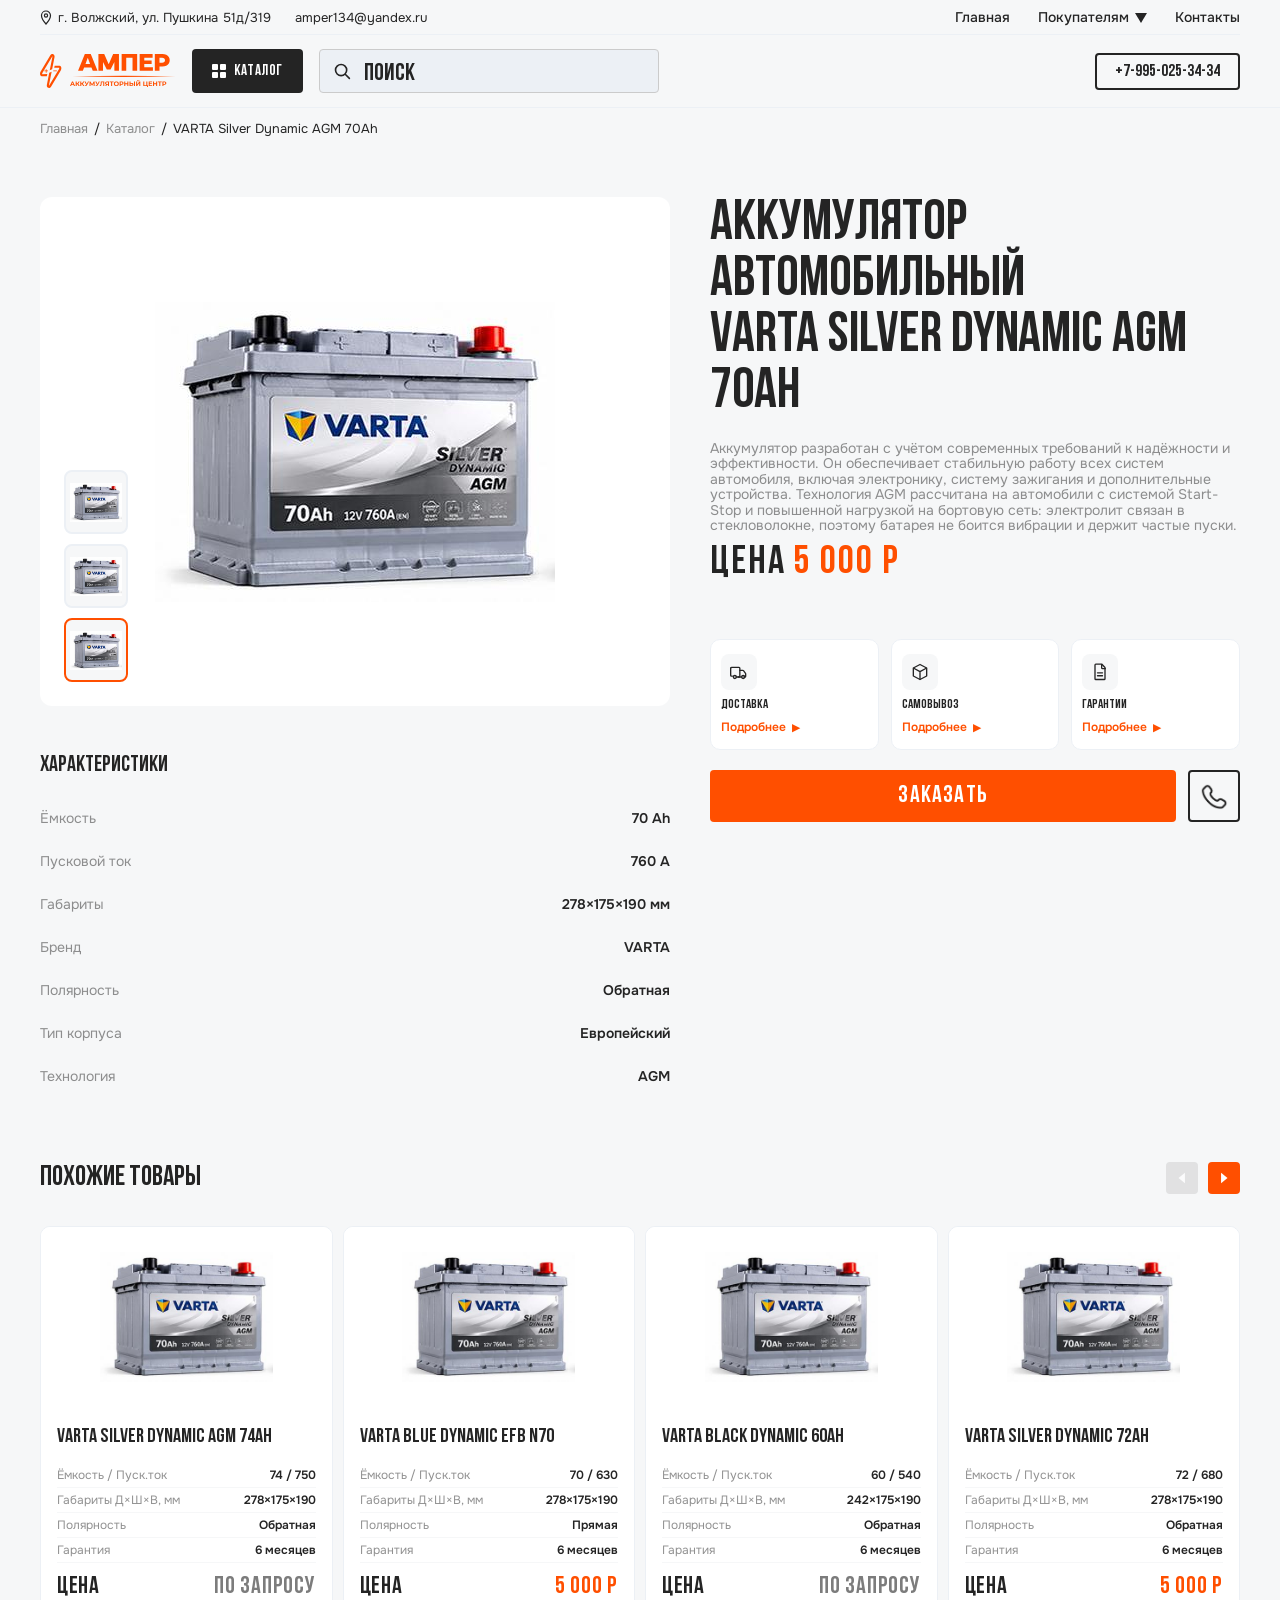
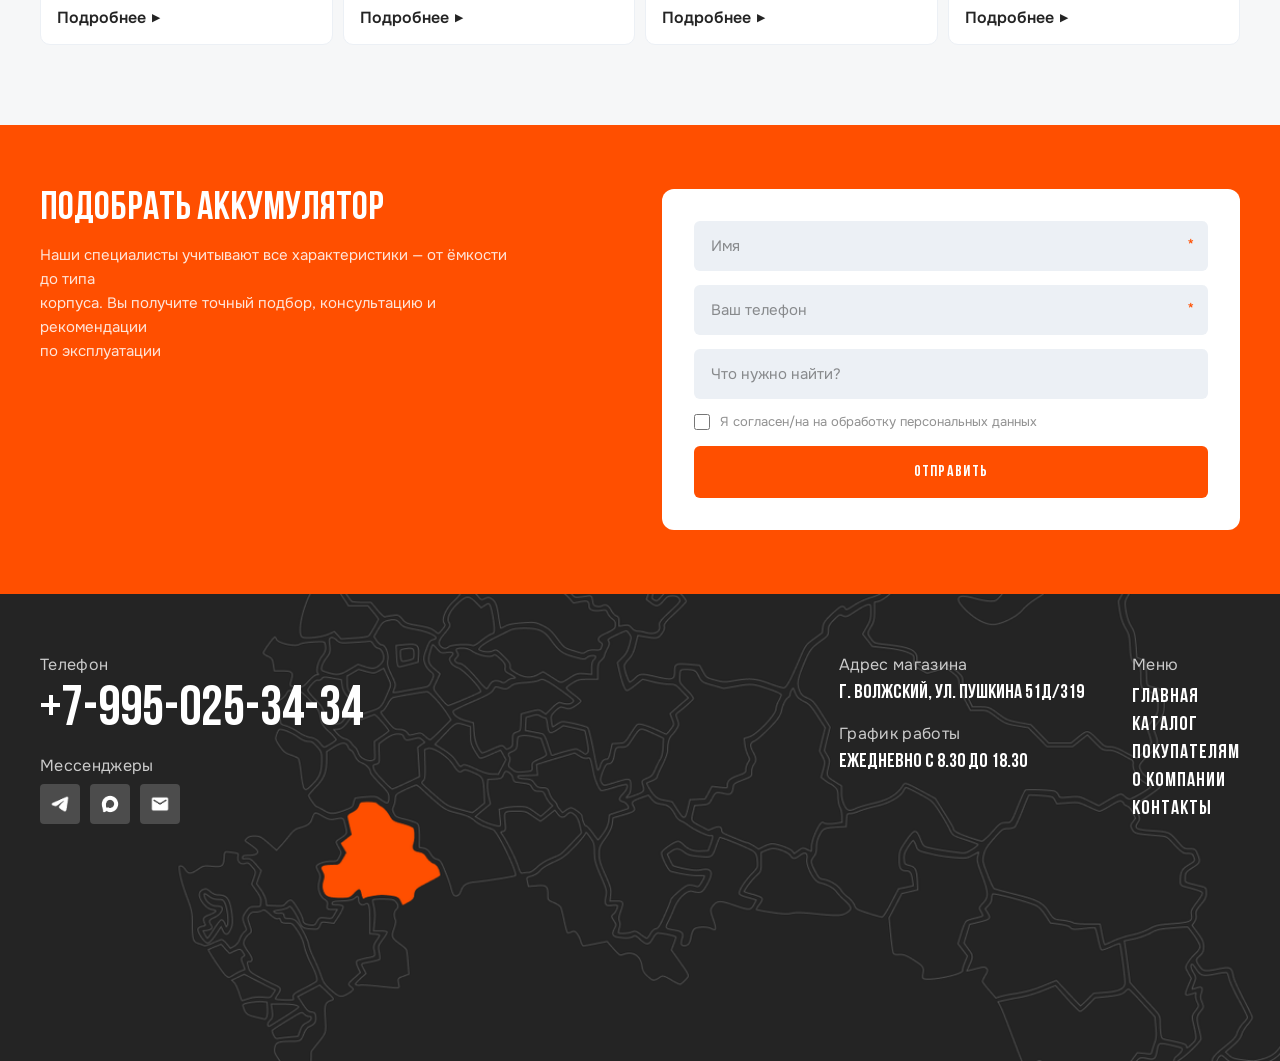
<file: product.html>
<!DOCTYPE html>
<!-- Сайт разработал: https://t.me/Bro_piton -->
<html lang="ru">
<head>
<meta charset="UTF-8">
<meta name="viewport" content="width=device-width, initial-scale=1.0">
<title>VARTA Silver Dynamic AGM 70Ah — Ампер</title>
<meta name="description" content="VARTA Silver Dynamic AGM 70Ah — аккумулятор для автомобилей с системой Start-Stop: 70 Ah, пусковой ток 760 A. Самовывоз и доставка в Волжском.">
<meta property="og:type" content="product">
<meta property="og:site_name" content="Ампер">
<meta property="og:locale" content="ru_RU">
<meta property="og:url" content="https://vladislavbropiton.github.io/akk/product.html">
<meta property="og:title" content="VARTA Silver Dynamic AGM 70Ah — Ампер">
<meta property="og:description" content="VARTA Silver Dynamic AGM 70Ah — аккумулятор для автомобилей с системой Start-Stop: 70 Ah, пусковой ток 760 A. Самовывоз и доставка в Волжском.">
<meta property="og:image" content="https://vladislavbropiton.github.io/akk/img/battery-varta.jpg">
<link rel="stylesheet" href="css/fonts.css">
<link rel="icon" href="img/favicon.svg" type="image/svg+xml">
<link rel="icon" href="img/favicon-32.png" sizes="32x32" type="image/png">
<link rel="icon" href="img/favicon-16.png" sizes="16x16" type="image/png">
<link rel="apple-touch-icon" href="img/apple-touch-icon.png">
<link rel="stylesheet" href="css/style.css">
</head>
<body class="no-hero-page">
<div id="header-mount"></div>
<div id="breadcrumb-mount"></div>

<div class="container">
  <div class="product-page">
    <div class="product-layout">
      <!-- ЛЕВАЯ КОЛОНКА — скроллится -->
      <div class="product-col-main">
        <!-- GALLERY -->
        <div class="product-gallery">
          <div class="product-main-img">
            <img id="prod-main" alt="VARTA Silver Dynamic AGM 70Ah">
            <div class="product-thumbnails">
              <div class="product-thumb active"><img id="prod-thumb-1" alt=""></div>
              <div class="product-thumb"><img id="prod-thumb-2" alt=""></div>
              <div class="product-thumb"><img id="prod-thumb-3" alt=""></div>
            </div>
          </div>
        </div>

        <!-- SPECS (десктоп — в левой прокручиваемой колонке, сразу под галереей) -->
        <div class="product-specs-desktop-only">
          <h2 class="section-title" style="font-size:22px;margin-bottom:20px;">Характеристики</h2>
          <table class="specs-table" id="specs-table-desktop"></table>
        </div>
      </div>

      <!-- ПРАВАЯ КОЛОНКА — фиксированная -->
      <div class="product-info">
        <h1 class="product-page-title" id="prod-title">Аккумулятор автомобильный<br>VARTA Silver Dynamic AGM 70Ah</h1>
        <p class="product-page-desc" id="prod-desc">Аккумулятор разработан с учётом современных требований к надёжности и эффективности. Он обеспечивает стабильную работу всех систем автомобиля, включая электронику, систему зажигания и дополнительные устройства. Технология AGM рассчитана на автомобили с системой Start-Stop и повышенной нагрузкой на бортовую сеть: электролит связан в стекловолокне, поэтому батарея не боится вибрации и держит частые пуски.</p>
        <div class="product-page-price" id="prod-price"><span class="price-label">Цена</span><span class="price-value">5 000 Р</span></div>

        <!-- SPECS (моб. — сразу после цены, а не под галереей как на десктопе) -->
        <div class="product-specs-mobile-only">
          <h2 class="section-title" style="font-size:22px;margin-bottom:20px;">Характеристики</h2>
          <table class="specs-table" id="specs-table-mobile"></table>
        </div>

        <!-- плитки целиком кликабельны -->
        <div class="product-delivery-row">
          <a href="delivery.html" class="product-delivery-item">
            <span class="product-delivery-icon" id="icon-delivery"></span>
            <span class="product-delivery-title">Доставка</span>
            <span class="btn-link">Подробнее</span>
          </a>
          <a href="delivery.html#pickup" class="product-delivery-item">
            <span class="product-delivery-icon" id="icon-pickup"></span>
            <span class="product-delivery-title">Самовывоз</span>
            <span class="btn-link">Подробнее</span>
          </a>
          <a href="delivery.html#warranty" class="product-delivery-item">
            <span class="product-delivery-icon" id="icon-warranty"></span>
            <span class="product-delivery-title">Гарантии</span>
            <span class="btn-link">Подробнее</span>
          </a>
        </div>

        <div style="display:flex;gap:12px;flex-wrap:wrap;">
          <a href="contacts.html" class="btn btn-primary" style="flex:1;min-width:180px;">Заказать</a>
          <a href="tel:+79950253434" class="btn btn-outline product-phone-btn" id="phone-btn"><span class="phone-icon"></span></a>
        </div>
      </div>
    </div>

    <!-- SIMILAR -->
    <div class="similar-title">
      Похожие товары
      <div class="slider-nav">
        <button class="slider-btn slider-btn-prev" id="slider-prev" disabled></button>
        <button class="slider-btn slider-btn-next" id="slider-next"></button>
      </div>
    </div>
    <div class="products-grid" id="similar-mount"></div>
  </div>
</div>

<div id="cta-mount"></div>
<div id="footer-mount"></div>
<script src="js/stat.js"></script>
<script src="js/catalog-data.js"></script>
<script src="js/main.js"></script>
<script>
  // товар — по ?name= из ссылки карточки/поиска, ищем во ВСЕХ трёх разделах
  // каталога (аккумуляторы/зарядные/аксессуары), а не только в аккумуляторах —
  // иначе карточка зарядного или аксессуара открывала чужой товар-аккумулятор.
  // Без параметра (или если не нашли нигде) — дефолтный демо-товар.
  const qName = new URLSearchParams(location.search).get('name');
  let PRODUCT_CAT = 'acc';
  let PRODUCT = CATALOG.acc.products[0];
  if (qName) {
    for (const cat of ['acc', 'charge', 'access']) {
      const found = CATALOG[cat].products.find(p => p.name === qName);
      if (found) { PRODUCT = found; PRODUCT_CAT = cat; break; }
    }
  }

  document.title = `${PRODUCT.name} — Ампер`;
  document.getElementById('header-mount').innerHTML = renderHeader('catalog.html');
  document.getElementById('breadcrumb-mount').innerHTML = renderBreadcrumb([
    {href:'index.html',label:'Главная'},
    {href:'catalog.html',label:'Каталог'},
    {href:'product.html',label:PRODUCT.name},
  ]);
  document.getElementById('cta-mount').innerHTML = renderCtaForm();
  document.getElementById('footer-mount').innerHTML = renderFooter();

  document.getElementById('icon-delivery').innerHTML = ICON_DELIVERY;
  document.getElementById('icon-pickup').innerHTML = ICON_PICKUP;
  document.getElementById('icon-warranty').innerHTML = ICON_WARRANTY;
  document.getElementById('slider-prev').innerHTML = ICON_ARROW_LEFT;
  document.getElementById('slider-next').innerHTML = ICON_ARROW_RIGHT;

  // «Аккумулятор автомобильный» осмысленный префикс только для аккумуляторов —
  // названия зарядных/аксессуаров уже самодостаточны («Клеммы...», «ЗУ...»)
  document.getElementById('prod-title').innerHTML = PRODUCT_CAT === 'acc'
    ? `Аккумулятор автомобильный<br>${PRODUCT.name}`
    : PRODUCT.name;
  // описание в вёрстке написано конкретно под аккумулятор (AGM, Start-Stop) —
  // для остальных разделов явно не подходит, берём общий текст раздела
  if (PRODUCT_CAT !== 'acc') {
    document.getElementById('prod-desc').textContent = CATALOG[PRODUCT_CAT].desc;
  }

  const isInquiry = PRODUCT.price == null;
  const priceValue = isInquiry ? 'По запросу' : `${PRODUCT.price.toLocaleString('ru-RU')} Р`;
  document.getElementById('prod-price').innerHTML =
    `<span class="price-label">Цена</span><span class="price-value${isInquiry ? ' price-value-inquiry' : ''}">${priceValue}</span>`;

  // характеристики — разные поля на каждый раздел каталога
  const SPEC_ROWS = {
    acc: p => `
      <tr><td>Ёмкость</td><td>${p.capacity} Ah</td></tr>
      <tr><td>Пусковой ток</td><td>${p.cranking} A</td></tr>
      <tr><td>Габариты</td><td>${p.dims} мм</td></tr>
      <tr><td>Бренд</td><td>${p.brand}</td></tr>
      <tr><td>Полярность</td><td>${FILTER_DEFS.polarity.labels[p.polarity]}</td></tr>
      <tr><td>Тип корпуса</td><td>${FILTER_DEFS.case.labels[p.case]}</td></tr>
      <tr><td>Технология</td><td>${FILTER_DEFS.tech.labels[p.tech]}</td></tr>`,
    charge: p => `
      <tr><td>Тип</td><td>${FILTER_DEFS.chargeType.labels[p.chargeType]}</td></tr>
      <tr><td>Номинальное напр. АКБ</td><td>${FILTER_DEFS.voltage.labels[p.voltage]} В</td></tr>
      <tr><td>Режим 12/24В</td><td>${FILTER_DEFS.dualVoltage.labels[p.dualVoltage]}</td></tr>
      <tr><td>Макс. ток заряда</td><td>${p.current} A</td></tr>
      <tr><td>Бренд</td><td>${p.chargeBrand}</td></tr>`,
    access: p => `
      <tr><td>Тип</td><td>${FILTER_DEFS.accType.labels[p.accType]}</td></tr>
      <tr><td>Бренд</td><td>${p.accessBrand}</td></tr>`,
  };
  const specsHtml = SPEC_ROWS[PRODUCT_CAT](PRODUCT);
  document.getElementById('specs-table-desktop').innerHTML = specsHtml;
  document.getElementById('specs-table-mobile').innerHTML = specsHtml;

  // Похожие товары — из того же раздела каталога, что и сам товар; сам
  // товар из списка убираем — раньше он показывался первым среди «Похожих».
  document.getElementById('similar-mount').innerHTML = CATALOG[PRODUCT_CAT].products
    .filter(p => p.name !== PRODUCT.name)
    .slice(0, 4)
    .map(p => productCard(p.name, CARD_SPECS[PRODUCT_CAT](p), p.price)).join('');

  ['prod-thumb-1','prod-thumb-2','prod-thumb-3'].forEach(id => {
    const el = document.getElementById(id);
    if (el) el.src = IMG.battery;
  });
  const pm = document.getElementById('prod-main');
  if (pm) { pm.src = IMG.battery; pm.alt = PRODUCT.name; }
  // initThumbs() вызывается один раз из main.js на DOMContentLoaded
</script>
</body>
</html>
</file>
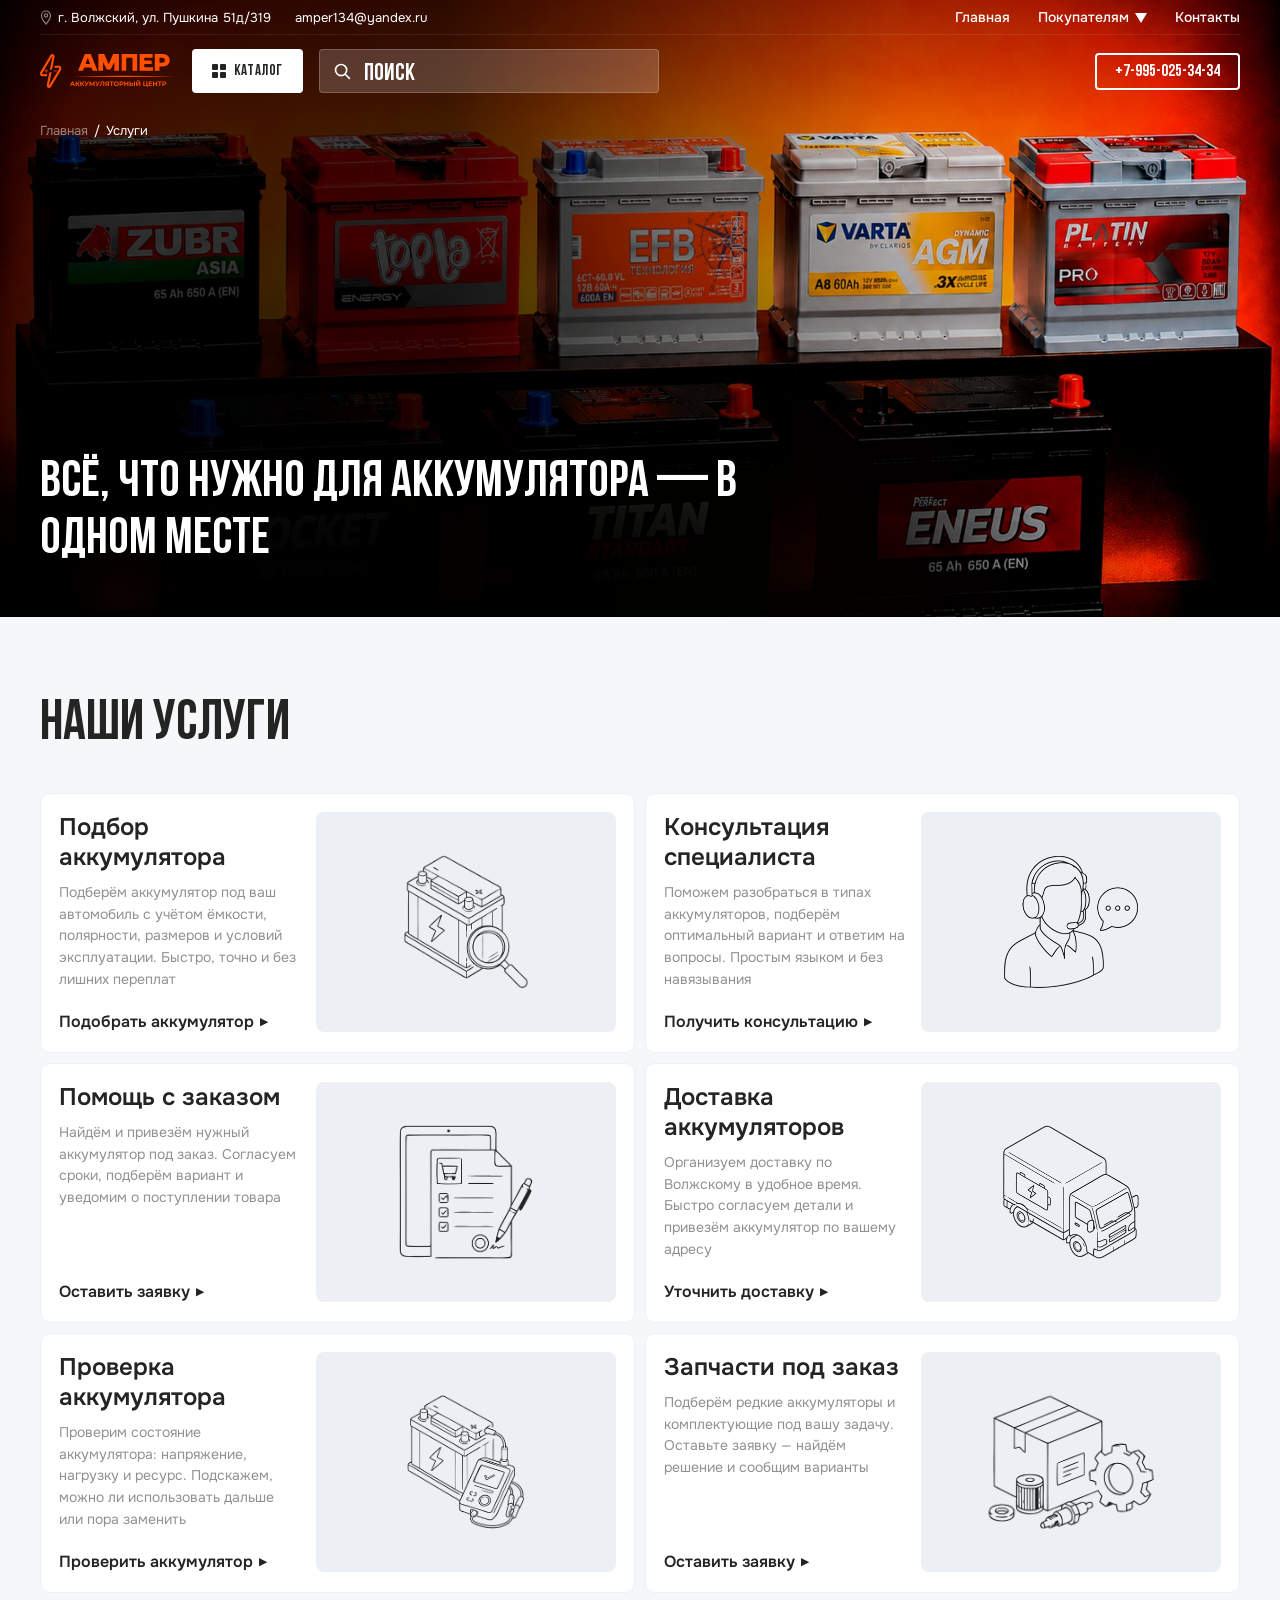
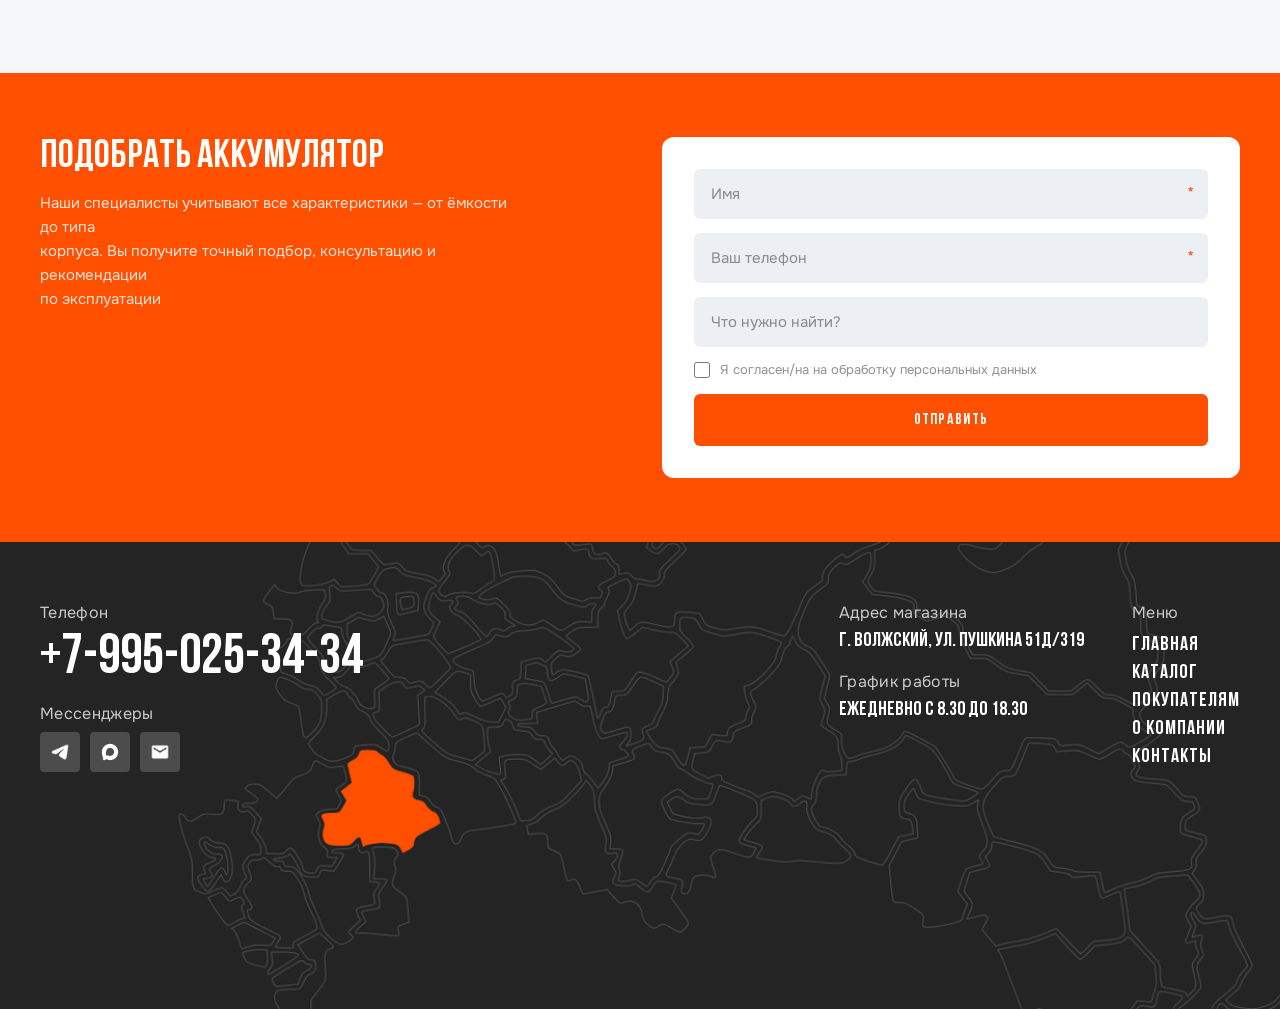
<file: services.html>
<!DOCTYPE html>
<!-- Сайт разработал: https://t.me/Bro_piton -->
<html lang="ru">
<head>
<meta charset="UTF-8">
<meta name="viewport" content="width=device-width, initial-scale=1.0">
<title>Услуги — Ампер</title>
<meta name="description" content="Услуги «Ампер»: подбор и проверка аккумулятора, консультация специалиста, запчасти под заказ и доставка по Волжскому.">
<meta property="og:type" content="website">
<meta property="og:site_name" content="Ампер">
<meta property="og:locale" content="ru_RU">
<meta property="og:url" content="https://vladislavbropiton.github.io/akk/services.html">
<meta property="og:title" content="Услуги — Ампер">
<meta property="og:description" content="Услуги «Ампер»: подбор и проверка аккумулятора, консультация специалиста, запчасти под заказ и доставка по Волжскому.">
<meta property="og:image" content="https://vladislavbropiton.github.io/akk/img/hero-services.jpg">
<link rel="stylesheet" href="css/fonts.css">
<link rel="icon" href="img/favicon.svg" type="image/svg+xml">
<link rel="icon" href="img/favicon-32.png" sizes="32x32" type="image/png">
<link rel="icon" href="img/favicon-16.png" sizes="16x16" type="image/png">
<link rel="apple-touch-icon" href="img/apple-touch-icon.png">
<link rel="stylesheet" href="css/style.css">
</head>
<body>
<div id="header-mount"></div>

<!-- INNER HERO -->
<section class="inner-hero services-hero">
  <div class="inner-hero-bg">
    <picture>
      <!-- отдельное фото под мобильную версию, как на «О компании» -->
      <source media="(max-width: 768px)" srcset="img/hero-services-mobile.jpg">
      <img class="inner-hero-bg-img services-hero-img" id="hero-bg-img" alt="">
    </picture>
    <div class="inner-hero-overlay"></div>
  </div>
  <div class="inner-hero-crumbs-row">
    <div class="inner-hero-crumbs" id="breadcrumb-mount"></div>
    <a href="tel:+79950253434" class="header-phone inner-hero-phone">+7-995-025-34-34</a>
  </div>
  <div class="container" style="width:100%">
    <div class="inner-hero-content">
      <!-- перенос по макету: 3 строки на мобильном, на десктопе — свободный
           перенос по ширине (там 2 строки, br скрыты media-запросом) -->
      <h1 class="inner-hero-title">Всё, что нужно <br class="services-title-break">для аккумулятора — <br class="services-title-break">в одном месте</h1>
    </div>
  </div>
</section>

<section class="section" style="background:var(--gray-300);">
  <div class="container">
    <h2 class="section-title" style="margin-bottom:40px;">Наши услуги</h2>
    <div class="services-page-grid">

      <div class="service-page-card">
        <div class="service-page-card-body">
          <a href="#cta" class="service-name" style="margin-bottom:10px;">Подбор аккумулятора</a>
          <p class="service-desc">Подберём аккумулятор под ваш автомобиль с учётом ёмкости, полярности, размеров и условий эксплуатации. Быстро, точно и без лишних переплат</p>
          <a href="#cta" class="btn-link" style="display:inline-flex;">Подобрать аккумулятор</a>
        </div>
        <div class="service-page-icon-wrap"><img src="img/ill-select.png" alt=""></div>
      </div>

      <div class="service-page-card">
        <div class="service-page-card-body">
          <a href="tel:+79950253434" class="service-name" style="margin-bottom:10px;">Консультация специалиста</a>
          <p class="service-desc">Поможем разобраться в типах аккумуляторов, подберём оптимальный вариант и ответим на вопросы. Простым языком и без навязывания</p>
          <a href="tel:+79950253434" class="btn-link" style="display:inline-flex;">Получить консультацию</a>
        </div>
        <div class="service-page-icon-wrap"><img src="img/ill-consult.png" alt=""></div>
      </div>

      <div class="service-page-card">
        <div class="service-page-card-body">
          <a href="#cta" class="service-name" style="margin-bottom:10px;">Помощь с заказом</a>
          <p class="service-desc">Найдём и привезём нужный аккумулятор под заказ. Согласуем сроки, подберём вариант и уведомим о поступлении товара</p>
          <a href="#cta" class="btn-link" style="display:inline-flex;">Оставить заявку</a>
        </div>
        <div class="service-page-icon-wrap"><img src="img/ill-order.png" alt=""></div>
      </div>

      <div class="service-page-card">
        <div class="service-page-card-body">
          <a href="delivery.html" class="service-name" style="margin-bottom:10px;">Доставка аккумуляторов</a>
          <p class="service-desc">Организуем доставку по Волжскому в удобное время. Быстро согласуем детали и привезём аккумулятор по вашему адресу</p>
          <a href="delivery.html" class="btn-link" style="display:inline-flex;">Уточнить доставку</a>
        </div>
        <div class="service-page-icon-wrap"><img src="img/ill-delivery.png" alt=""></div>
      </div>

      <div class="service-page-card">
        <div class="service-page-card-body">
          <a href="#cta" class="service-name" style="margin-bottom:10px;">Проверка аккумулятора</a>
          <p class="service-desc">Проверим состояние аккумулятора: напряжение, нагрузку и ресурс. Подскажем, можно ли использовать дальше или пора заменить</p>
          <a href="#cta" class="btn-link" style="display:inline-flex;">Проверить аккумулятор</a>
        </div>
        <div class="service-page-icon-wrap"><img src="img/ill-check.png" alt=""></div>
      </div>

      <div class="service-page-card" id="parts">
        <div class="service-page-card-body">
          <a href="#cta" class="service-name" style="margin-bottom:10px;">Запчасти под заказ</a>
          <p class="service-desc">Подберём редкие аккумуляторы и комплектующие под вашу задачу. Оставьте заявку — найдём решение и сообщим варианты</p>
          <a href="#cta" class="btn-link" style="display:inline-flex;">Оставить заявку</a>
        </div>
        <div class="service-page-icon-wrap"><img src="img/ill-parts.png" alt=""></div>
      </div>

    </div>
  </div>
</section>

<div id="cta"></div>
<div id="cta-mount"></div>
<div id="footer-mount"></div>
<script src="js/stat.js"></script>
<script src="js/catalog-data.js"></script>
<script src="js/main.js"></script>
<script>
  // Устанавливаем SVG-изображения
  const hb = document.getElementById('hero-bg-img');
  if (hb) hb.src = IMG.heroBgServices;
  document.getElementById('header-mount').innerHTML = renderHeader('services.html');
  document.getElementById('breadcrumb-mount').innerHTML = renderBreadcrumb([
    {href:'index.html',label:'Главная'},
    {href:'services.html',label:'Услуги'}
  ]);
  document.getElementById('cta-mount').innerHTML = renderCtaForm();
  document.getElementById('footer-mount').innerHTML = renderFooter();
</script>
</body>
</html>
</file>
<file: css/fonts.css>
/* Шрифты Oswald и Onest — скачаны и лежат в проекте (css/fonts/), а не
   подключаются с Google Fonts. У части посетителей в России fonts.googleapis.com
   и fonts.gstatic.com недоступны, и сайт откатывался на системный шрифт —
   менялась ширина текста, переносы строк, вид кнопок. Файл сгенерирован из
   пакетов @fontsource/oswald и @fontsource/onest (npm, зеркало Google Fonts). */

/* Adderley Bold — по макету (Typography.png) это основной шрифт заголовков,
   кнопок и тегов, Oswald был временной бесплатной заменой, пока не было
   исходника. Файл — adderley_bold.otf от Dharma Type (dharmatype.com),
   лицензия SIL Open Font License 1.1 (текст лицензии зашит в сам файл шрифта:
   разрешено коммерческое использование и @font-face на вебе). Кириллица
   проверена — есть все буквы А-Я/а-я, включая Ё/ё. Единственное начертание —
   Bold, поэтому Oswald 700 оставлен запасным шрифтом в font-family на случай,
   если файл почему-то не загрузится. */
@font-face {
  font-family: 'Adderley';
  font-style: normal;
  font-display: swap;
  font-weight: 700;
  src: url('fonts/adderley-bold.woff2') format('woff2');
}

@font-face {
  font-family: 'Oswald';
  font-style: normal;
  font-display: var(--fontsource-display, swap);
  font-weight: 600;
  src: url('fonts/oswald-cyrillic-ext-600-normal.woff2') format('woff2');
  unicode-range: U+0460-052F,U+1C80-1C88,U+20B4,U+2DE0-2DFF,U+A640-A69F,U+FE2E-FE2F;
}
@font-face {
  font-family: 'Oswald';
  font-style: normal;
  font-display: var(--fontsource-display, swap);
  font-weight: 600;
  src: url('fonts/oswald-cyrillic-600-normal.woff2') format('woff2');
  unicode-range: U+0301,U+0400-045F,U+0490-0491,U+04B0-04B1,U+2116;
}
@font-face {
  font-family: 'Oswald';
  font-style: normal;
  font-display: var(--fontsource-display, swap);
  font-weight: 600;
  src: url('fonts/oswald-vietnamese-600-normal.woff2') format('woff2');
  unicode-range: U+0102-0103,U+0110-0111,U+0128-0129,U+0168-0169,U+01A0-01A1,U+01AF-01B0,U+0300-0301,U+0303-0304,U+0308-0309,U+0323,U+0329,U+1EA0-1EF9,U+20AB;
}
@font-face {
  font-family: 'Oswald';
  font-style: normal;
  font-display: var(--fontsource-display, swap);
  font-weight: 600;
  src: url('fonts/oswald-latin-ext-600-normal.woff2') format('woff2');
  unicode-range: U+0100-02AF,U+0300-0301,U+0303-0304,U+0308-0309,U+0323,U+0329,U+1E00-1EFF,U+2020,U+20A0-20AB,U+20AD-20CF,U+2113,U+2C60-2C7F,U+A720-A7FF;
}
@font-face {
  font-family: 'Oswald';
  font-style: normal;
  font-display: var(--fontsource-display, swap);
  font-weight: 600;
  src: url('fonts/oswald-latin-600-normal.woff2') format('woff2');
  unicode-range: U+0000-00FF,U+0131,U+0152-0153,U+02BB-02BC,U+02C6,U+02DA,U+02DC,U+0300-0301,U+0303-0304,U+0308-0309,U+0323,U+0329,U+2000-206F,U+2074,U+20AC,U+2122,U+2191,U+2193,U+2212,U+2215,U+FEFF,U+FFFD;
}
@font-face {
  font-family: 'Oswald';
  font-style: normal;
  font-display: var(--fontsource-display, swap);
  font-weight: 700;
  src: url('fonts/oswald-cyrillic-ext-700-normal.woff2') format('woff2');
  unicode-range: U+0460-052F,U+1C80-1C88,U+20B4,U+2DE0-2DFF,U+A640-A69F,U+FE2E-FE2F;
}
@font-face {
  font-family: 'Oswald';
  font-style: normal;
  font-display: var(--fontsource-display, swap);
  font-weight: 700;
  src: url('fonts/oswald-cyrillic-700-normal.woff2') format('woff2');
  unicode-range: U+0301,U+0400-045F,U+0490-0491,U+04B0-04B1,U+2116;
}
@font-face {
  font-family: 'Oswald';
  font-style: normal;
  font-display: var(--fontsource-display, swap);
  font-weight: 700;
  src: url('fonts/oswald-vietnamese-700-normal.woff2') format('woff2');
  unicode-range: U+0102-0103,U+0110-0111,U+0128-0129,U+0168-0169,U+01A0-01A1,U+01AF-01B0,U+0300-0301,U+0303-0304,U+0308-0309,U+0323,U+0329,U+1EA0-1EF9,U+20AB;
}
@font-face {
  font-family: 'Oswald';
  font-style: normal;
  font-display: var(--fontsource-display, swap);
  font-weight: 700;
  src: url('fonts/oswald-latin-ext-700-normal.woff2') format('woff2');
  unicode-range: U+0100-02AF,U+0300-0301,U+0303-0304,U+0308-0309,U+0323,U+0329,U+1E00-1EFF,U+2020,U+20A0-20AB,U+20AD-20CF,U+2113,U+2C60-2C7F,U+A720-A7FF;
}
@font-face {
  font-family: 'Oswald';
  font-style: normal;
  font-display: var(--fontsource-display, swap);
  font-weight: 700;
  src: url('fonts/oswald-latin-700-normal.woff2') format('woff2');
  unicode-range: U+0000-00FF,U+0131,U+0152-0153,U+02BB-02BC,U+02C6,U+02DA,U+02DC,U+0300-0301,U+0303-0304,U+0308-0309,U+0323,U+0329,U+2000-206F,U+2074,U+20AC,U+2122,U+2191,U+2193,U+2212,U+2215,U+FEFF,U+FFFD;
}
@font-face {
  font-family: 'Onest';
  font-style: normal;
  font-display: swap;
  font-weight: 400;
  src: url('fonts/onest-cyrillic-ext-400-normal.woff2') format('woff2');
  unicode-range: U+0460-052F,U+1C80-1C8A,U+20B4,U+2DE0-2DFF,U+A640-A69F,U+FE2E-FE2F;
}
@font-face {
  font-family: 'Onest';
  font-style: normal;
  font-display: swap;
  font-weight: 400;
  src: url('fonts/onest-cyrillic-400-normal.woff2') format('woff2');
  unicode-range: U+0301,U+0400-045F,U+0490-0491,U+04B0-04B1,U+2116;
}
@font-face {
  font-family: 'Onest';
  font-style: normal;
  font-display: swap;
  font-weight: 400;
  src: url('fonts/onest-latin-ext-400-normal.woff2') format('woff2');
  unicode-range: U+0100-02BA,U+02BD-02C5,U+02C7-02CC,U+02CE-02D7,U+02DD-02FF,U+0304,U+0308,U+0329,U+1D00-1DBF,U+1E00-1E9F,U+1EF2-1EFF,U+2020,U+20A0-20AB,U+20AD-20C0,U+2113,U+2C60-2C7F,U+A720-A7FF;
}
@font-face {
  font-family: 'Onest';
  font-style: normal;
  font-display: swap;
  font-weight: 400;
  src: url('fonts/onest-latin-400-normal.woff2') format('woff2');
  unicode-range: U+0000-00FF,U+0131,U+0152-0153,U+02BB-02BC,U+02C6,U+02DA,U+02DC,U+0304,U+0308,U+0329,U+2000-206F,U+20AC,U+2122,U+2191,U+2193,U+2212,U+2215,U+FEFF,U+FFFD;
}
@font-face {
  font-family: 'Onest';
  font-style: normal;
  font-display: swap;
  font-weight: 500;
  src: url('fonts/onest-cyrillic-ext-500-normal.woff2') format('woff2');
  unicode-range: U+0460-052F,U+1C80-1C8A,U+20B4,U+2DE0-2DFF,U+A640-A69F,U+FE2E-FE2F;
}
@font-face {
  font-family: 'Onest';
  font-style: normal;
  font-display: swap;
  font-weight: 500;
  src: url('fonts/onest-cyrillic-500-normal.woff2') format('woff2');
  unicode-range: U+0301,U+0400-045F,U+0490-0491,U+04B0-04B1,U+2116;
}
@font-face {
  font-family: 'Onest';
  font-style: normal;
  font-display: swap;
  font-weight: 500;
  src: url('fonts/onest-latin-ext-500-normal.woff2') format('woff2');
  unicode-range: U+0100-02BA,U+02BD-02C5,U+02C7-02CC,U+02CE-02D7,U+02DD-02FF,U+0304,U+0308,U+0329,U+1D00-1DBF,U+1E00-1E9F,U+1EF2-1EFF,U+2020,U+20A0-20AB,U+20AD-20C0,U+2113,U+2C60-2C7F,U+A720-A7FF;
}
@font-face {
  font-family: 'Onest';
  font-style: normal;
  font-display: swap;
  font-weight: 500;
  src: url('fonts/onest-latin-500-normal.woff2') format('woff2');
  unicode-range: U+0000-00FF,U+0131,U+0152-0153,U+02BB-02BC,U+02C6,U+02DA,U+02DC,U+0304,U+0308,U+0329,U+2000-206F,U+20AC,U+2122,U+2191,U+2193,U+2212,U+2215,U+FEFF,U+FFFD;
}
@font-face {
  font-family: 'Onest';
  font-style: normal;
  font-display: swap;
  font-weight: 600;
  src: url('fonts/onest-cyrillic-ext-600-normal.woff2') format('woff2');
  unicode-range: U+0460-052F,U+1C80-1C8A,U+20B4,U+2DE0-2DFF,U+A640-A69F,U+FE2E-FE2F;
}
@font-face {
  font-family: 'Onest';
  font-style: normal;
  font-display: swap;
  font-weight: 600;
  src: url('fonts/onest-cyrillic-600-normal.woff2') format('woff2');
  unicode-range: U+0301,U+0400-045F,U+0490-0491,U+04B0-04B1,U+2116;
}
@font-face {
  font-family: 'Onest';
  font-style: normal;
  font-display: swap;
  font-weight: 600;
  src: url('fonts/onest-latin-ext-600-normal.woff2') format('woff2');
  unicode-range: U+0100-02BA,U+02BD-02C5,U+02C7-02CC,U+02CE-02D7,U+02DD-02FF,U+0304,U+0308,U+0329,U+1D00-1DBF,U+1E00-1E9F,U+1EF2-1EFF,U+2020,U+20A0-20AB,U+20AD-20C0,U+2113,U+2C60-2C7F,U+A720-A7FF;
}
@font-face {
  font-family: 'Onest';
  font-style: normal;
  font-display: swap;
  font-weight: 600;
  src: url('fonts/onest-latin-600-normal.woff2') format('woff2');
  unicode-range: U+0000-00FF,U+0131,U+0152-0153,U+02BB-02BC,U+02C6,U+02DA,U+02DC,U+0304,U+0308,U+0329,U+2000-206F,U+20AC,U+2122,U+2191,U+2193,U+2212,U+2215,U+FEFF,U+FFFD;
}
@font-face {
  font-family: 'Onest';
  font-style: normal;
  font-display: swap;
  font-weight: 700;
  src: url('fonts/onest-cyrillic-ext-700-normal.woff2') format('woff2');
  unicode-range: U+0460-052F,U+1C80-1C8A,U+20B4,U+2DE0-2DFF,U+A640-A69F,U+FE2E-FE2F;
}
@font-face {
  font-family: 'Onest';
  font-style: normal;
  font-display: swap;
  font-weight: 700;
  src: url('fonts/onest-cyrillic-700-normal.woff2') format('woff2');
  unicode-range: U+0301,U+0400-045F,U+0490-0491,U+04B0-04B1,U+2116;
}
@font-face {
  font-family: 'Onest';
  font-style: normal;
  font-display: swap;
  font-weight: 700;
  src: url('fonts/onest-latin-ext-700-normal.woff2') format('woff2');
  unicode-range: U+0100-02BA,U+02BD-02C5,U+02C7-02CC,U+02CE-02D7,U+02DD-02FF,U+0304,U+0308,U+0329,U+1D00-1DBF,U+1E00-1E9F,U+1EF2-1EFF,U+2020,U+20A0-20AB,U+20AD-20C0,U+2113,U+2C60-2C7F,U+A720-A7FF;
}
@font-face {
  font-family: 'Onest';
  font-style: normal;
  font-display: swap;
  font-weight: 700;
  src: url('fonts/onest-latin-700-normal.woff2') format('woff2');
  unicode-range: U+0000-00FF,U+0131,U+0152-0153,U+02BB-02BC,U+02C6,U+02DA,U+02DC,U+0304,U+0308,U+0329,U+2000-206F,U+20AC,U+2122,U+2191,U+2193,U+2212,U+2215,U+FEFF,U+FFFD;
}
</file>
<file: css/style.css>
/* Шрифты подключены прямо в <head> каждой страницы:
   через @import браузер узнавал о них только после загрузки этого
   файла, из-за чего текст успевал моргнуть системным шрифтом. */

/* ── TOKENS ── */
:root {
  --orange: #FF4F00;
  --black: #242424;
  --white: #FFFFFF;
  --gray-100: #CBCBCB;
  --gray-200: rgba(218,218,218,0.5);
  --gray-300: #F6F7F8;
  --gray-400: #ECF0F5;
  --red: #FF0000;
  --black-50: rgba(36,36,36,0.5);
  --white-20: rgba(255,255,255,0.2);
}

/* ── RESET ── */
*, *::before, *::after { box-sizing: border-box; margin: 0; padding: 0; }
html { scroll-behavior: smooth; }
body { font-family: 'Onest', sans-serif; color: var(--black); background: var(--gray-300); -webkit-font-smoothing: antialiased; }
a { text-decoration: none; color: inherit; }
ul { list-style: none; }
img { max-width: 100%; display: block; }
button { cursor: pointer; border: none; background: none; font-family: inherit; }
input, textarea { font-family: inherit; }

/* ── TYPOGRAPHY ── */
/* Adderley Bold → Oswald Bold (similar condensed bold feel) */
.h1 { font-family: 'Adderley', 'Oswald', sans-serif; font-weight: 700; font-size: 64px; line-height: 1.05; text-transform: uppercase; }
.h2 { font-family: 'Adderley', 'Oswald', sans-serif; font-weight: 700; font-size: 56px; line-height: 1.05; text-transform: uppercase; }
.h3 { font-family: 'Adderley', 'Oswald', sans-serif; font-weight: 700; font-size: 40px; line-height: 1.1; text-transform: uppercase; }
.h4 { font-family: 'Onest', sans-serif; font-weight: 600; font-size: 24px; line-height: 1.2; }
.h5 { font-family: 'Adderley', 'Oswald', sans-serif; font-weight: 700; font-size: 20px; text-transform: uppercase; }
.btn-text { font-family: 'Adderley', 'Oswald', sans-serif; font-weight: 700; font-size: 16px; letter-spacing: 0.05em; text-transform: uppercase; }
.text-1 { font-size: 20px; font-weight: 500; }
.text-2 { font-size: 16px; font-weight: 600; }
.text-3 { font-size: 14px; font-weight: 400; line-height: 1.5; }
.text-4 { font-size: 12px; font-weight: 500; }
.tag { font-family: 'Adderley', 'Oswald', sans-serif; font-weight: 700; font-size: 14px; text-transform: uppercase; letter-spacing: 0.03em; }

/* ── LAYOUT ── */
/* Раньше было 1280px — по замерам макета (отступ шапки, высота кнопки
   телефона, ширина поля поиска — все совпадают 1:1 без масштабирования)
   реальная ширина контента 1600px. Из-за узкого контейнера все карточки
   и картинки на сайте были у́же и мельче, чем в макете. */
.container { max-width: 1600px; margin: 0 auto; padding: 0 40px; }
.section { padding: 80px 0; }
.section-sm { padding: 48px 0; }

/* ── BUTTONS ── */
.btn {
  display: inline-flex; align-items: center; justify-content: center;
  height: 52px; padding: 0 32px;
  /* по таблице Typography: Button text = 24px на десктопе, 16px на моб.
     (переопределено ниже в мобильном медиа-запросе) */
  font-family: 'Adderley', 'Oswald', sans-serif; font-weight: 700; font-size: 24px;
  letter-spacing: 0.05em; text-transform: uppercase;
  transition: all 0.2s ease; border-radius: 4px;
  white-space: nowrap;
}
.btn-primary { background: var(--orange); color: var(--white); }
.btn-primary:hover { background: #e54500; }
.btn-outline { background: transparent; color: var(--black); border: 2px solid var(--black); }
.btn-outline:hover { background: var(--black); color: var(--white); }
.btn-outline-white { background: transparent; color: var(--white); border: 2px solid var(--white); }
.btn-outline-white:hover { background: var(--white); color: var(--black); }
.btn-link {
  display: inline-flex; align-items: center; gap: 6px;
  font-family: 'Onest', sans-serif; font-weight: 600; font-size: 16px;
  color: var(--black); padding: 0;
}
.btn-link::after { content: '▶'; font-size: 10px; }
.btn-link:hover { color: var(--orange); }
.btn-link-orange { color: var(--orange); }
.btn-link-orange:hover { color: #e54500; }
/* маленькие кнопки-ссылки («В каталог», «Читать все») со стрелкой —
   раньше её не было, хотя в макете она есть у обеих */
.btn-sm { height: 40px; padding: 0 20px; font-size: 14px; gap: 8px; }
.btn-sm::after { content: '▶'; font-size: 9px; }
/* «Читать все» (единственный .btn-outline.btn-sm на сайте) — без стрелки,
   в отличие от «В каталог» (.btn-primary.btn-sm) */
.btn-outline.btn-sm::after { content: none; }

/* ── HEADER ── */
.header {
  position: absolute; top: 0; left: 0; right: 0; z-index: 100;
  background: transparent;
  border-bottom: none;
}
/* Две строки, как в макете: сверху адрес/почта и навигация,
   снизу логотип, каталог, поиск и телефон. */
.header-top {
  display: flex; align-items: center; justify-content: space-between;
  padding: 8px 0; font-size: 13px; color: var(--white);
  border-bottom: 1px solid rgba(255,255,255,0.08);
}
.header-top a:hover { color: var(--orange); }
.header-top-left { display: flex; gap: 24px; align-items: center; }
.header-addr { display: flex; align-items: center; gap: 6px; }
.header-addr::before {
  content: ''; width: 12px; height: 15px; flex-shrink: 0;
  background: url("data:image/svg+xml,%3Csvg xmlns='http://www.w3.org/2000/svg' width='12' height='15' viewBox='0 0 12 15' fill='none'%3E%3Cpath d='M6 1C3.5 1 1.5 3 1.5 5.5C1.5 9 6 14 6 14S10.5 9 10.5 5.5C10.5 3 8.5 1 6 1Z' stroke='%23ffffff' stroke-opacity='0.5' stroke-width='1.2'/%3E%3Ccircle cx='6' cy='5.5' r='1.6' stroke='%23ffffff' stroke-opacity='0.5' stroke-width='1.2'/%3E%3C/svg%3E") no-repeat center;
}
.header-main {
  display: flex; align-items: center; gap: 16px; padding: 14px 0;
}
.logo {
  display: flex; align-items: center; gap: 10px;
  color: var(--white); flex-shrink: 0; text-decoration: none;
}
.logo-bolt-svg { display: flex; align-items: center; gap: 8px; }
.logo-sub { font-size: 9px; font-weight: 400; font-family: 'Onest', sans-serif; color: rgba(255,255,255,0.5); line-height: 1.2; text-transform: none; }
/* Логотип в шапке — оранжевый (без фильтра) */
.logo-text-img { filter: none; }

/* По макету на тёмной шапке (главная, о компании, услуги) кнопка белая
   с чёрным текстом — раньше была чёрная и на тёмном фоне сливалась.
   На светлой шапке (каталог, товар, контакты и т.д.) — наоборот,
   тёмная кнопка на светлом фоне, см. .no-hero-page .btn-catalog ниже. */
.btn-catalog {
  display: flex; align-items: center; gap: 8px;
  height: 44px; padding: 0 20px;
  background: var(--white); color: var(--black);
  font-family: 'Adderley', 'Oswald', sans-serif; font-weight: 700; font-size: 15px;
  text-transform: uppercase; letter-spacing: 0.03em;
  border-radius: 4px; flex-shrink: 0;
  transition: background 0.2s, color 0.2s;
}
.btn-catalog:hover { background: var(--orange); color: var(--white); }
.btn-catalog-icon { display: grid; grid-template-columns: 1fr 1fr; gap: 2px; width: 14px; flex-shrink: 0; }
.btn-catalog-icon span { display: block; height: 6px; background: currentColor; border-radius: 1px; }

/* квадратные кнопки-иконки: поиск в мобильной шапке и каталог в мобильном меню */
.icon-btn {
  display: inline-flex; align-items: center; justify-content: center;
  width: 40px; height: 40px; border-radius: 6px; flex-shrink: 0;
  transition: all 0.2s;
}
.icon-btn svg { width: 18px; height: 18px; }
.icon-btn-search { display: none; border: 1px solid var(--gray-100); background: var(--white); color: var(--black); }
.icon-btn-search:hover { border-color: var(--orange); color: var(--orange); }
.icon-btn-light { background: rgba(255,255,255,0.12); color: var(--white); }
.icon-btn-light:hover { background: rgba(255,255,255,0.22); }
.icon-btn-white { background: var(--white); color: var(--black); }
.icon-btn-white:hover { background: var(--orange); color: var(--white); }

.search-wrap { flex: 1; max-width: 340px; position: relative; }
.search-input {
  width: 100%; height: 44px; padding: 8px 16px 0 44px;
  border: 1px solid rgba(255,255,255,0.2); border-radius: 4px;
  font-size: 14px; background: rgba(255,255,255,0.18); outline: none;
  color: var(--white);
}
/* по макету плейсхолдер «Поиск» — капсом, Adderley Bold 24px, сплошной
   белый (было rgba с прозрачностью, не капс, не Adderley).
   line-height на инпуте/плейсхолдере не влияет на вертикальное положение
   текста в <input> в Chrome — сдвигаем через асимметричный padding-top. */
.search-input::placeholder {
  color: var(--white); text-transform: uppercase;
  font-family: 'Adderley', 'Oswald', sans-serif; font-weight: 700; font-size: 24px;
}
.search-input:focus { border-color: var(--orange); }
.search-icon {
  position: absolute; left: 14px; top: 50%; transform: translateY(-50%);
  color: var(--white); display: flex; pointer-events: none;
}
.search-icon svg { width: 18px; height: 18px; }

.nav { display: flex; align-items: center; gap: 28px; margin-left: auto; }
.nav a { font-size: 14px; font-weight: 500; color: var(--white); transition: color 0.2s; }
.nav a:hover, .nav a.active { color: var(--orange); }
.nav-dropdown { position: relative; }
/* символ ▾ через системный шрифт (Adderley его не содержит) на 10-16px не
   растёт физически — упирается в хинтинг шрифта, увеличение font-size не
   давало видимого эффекта. CSS-треугольник border-трюком — размер зависит
   только от border-width, без сюрпризов шрифтового рендеринга. */
.nav-dropdown > a::after {
  content: ''; display: inline-block; margin-left: 6px; vertical-align: middle;
  width: 0; height: 0;
  border-left: 6.5px solid transparent; border-right: 6.5px solid transparent;
  border-top: 10.71px solid currentColor;
}
.nav-dropdown-menu {
  display: none; position: absolute; top: 100%; left: 0;
  padding-top: 8px;
  z-index: 200;
}
/* невидимый мост между ссылкой и меню — курсор не теряет hover */
.nav-dropdown::after {
  content: ''; position: absolute; top: 100%; left: 0;
  width: 100%; height: 12px; background: transparent;
}
.nav-dropdown-menu-inner {
  background: var(--white); box-shadow: 0 8px 32px rgba(0,0,0,0.15);
  border-radius: 8px; min-width: 200px; padding: 8px 0;
}
.nav-dropdown:hover .nav-dropdown-menu { display: block; }
.nav-dropdown-menu a { display: block; padding: 10px 20px; font-size: 14px; color: var(--black); }
.nav-dropdown-menu a:hover { color: var(--orange); background: var(--gray-300); }

.header-phone {
  font-family: 'Adderley', 'Oswald', sans-serif; font-weight: 700; font-size: 17px;
  color: var(--white); border: 2px solid var(--white); border-radius: 4px;
  padding: 8px 18px; white-space: nowrap; transition: all 0.2s; flex-shrink: 0;
  margin-left: auto;
}
.header-phone:hover { background: var(--white); color: var(--black); }

/* ── ПОИСК: результаты ── */
/* Одна и та же разметка показывается в выпадашке под полем (десктоп)
   и в полноэкранном оверлее (мобильный) — отличаются только фоном. */
.search-drop {
  position: absolute; top: calc(100% + 8px); left: 0; right: 0; z-index: 300;
  background: var(--white); border-radius: 8px; padding: 12px;
  box-shadow: 0 12px 40px rgba(0,0,0,0.16);
  max-height: 60vh; overflow-y: auto;
}
.search-meta {
  display: flex; align-items: center; justify-content: space-between;
  font-size: 13px; color: var(--black-50); margin-bottom: 10px; gap: 12px;
}
.search-meta a { color: var(--black); text-decoration: underline; white-space: nowrap; }
.search-meta a:hover { color: var(--orange); }
.search-list { display: flex; flex-direction: column; gap: 10px; }
.search-row {
  display: flex; align-items: center; gap: 12px;
  background: var(--white); border: 1px solid var(--gray-400);
  border-radius: 8px; padding: 10px; transition: border-color 0.2s;
}
.search-row:hover { border-color: var(--orange); }
.search-row-img { width: 76px; height: 56px; flex-shrink: 0; display: flex; align-items: center; justify-content: center; }
.search-row-img img { max-width: 100%; max-height: 100%; object-fit: contain; }
.search-row-body { display: flex; flex-direction: column; gap: 4px; min-width: 0; }
.search-row-name {
  font-family: 'Adderley', 'Oswald', sans-serif; font-weight: 700; font-size: 13px;
  text-transform: uppercase; color: var(--black);
}
.search-row-price {
  font-family: 'Adderley', 'Oswald', sans-serif; font-weight: 700; font-size: 13px;
  text-transform: uppercase; color: var(--orange);
}
.search-empty { font-size: 14px; color: var(--black-50); padding: 8px 2px; }

/* ── ПОИСК: полноэкранный оверлей (мобильный) ── */
.search-overlay {
  display: none; position: fixed; inset: 0; z-index: 600;
  background: var(--black); overflow-y: auto;
}
.search-overlay.open { display: block; }
.search-overlay-bar { display: flex; align-items: center; gap: 12px; padding: 14px 16px; }
.search-overlay-field { position: relative; flex: 1; }
.search-overlay-field input {
  width: 100%; height: 40px; padding: 0 44px 0 14px;
  background: rgba(255,255,255,0.12); border: none; border-radius: 6px;
  color: var(--white); font-size: 14px; outline: none;
}
.search-overlay-field input::placeholder { color: rgba(255,255,255,0.45); }
.search-overlay-icon {
  position: absolute; right: 14px; top: 50%; transform: translateY(-50%);
  color: var(--white); display: flex; pointer-events: none;
}
.search-overlay-icon svg { width: 18px; height: 18px; }
.search-overlay-close { color: var(--white); display: flex; align-items: center; justify-content: center; width: 32px; height: 32px; }
.search-overlay-close svg { width: 18px; height: 18px; }
.search-overlay-body { padding: 6px 16px 32px; }
.search-overlay .search-meta { color: rgba(255,255,255,0.5); }
.search-overlay .search-meta a { color: var(--white); }
/* точные отступы по девпанели: картинка не по центру строки, а с
   фиксированными полями (top17/left30/bottom27/right32 до текста) —
   гoтового flex gap/padding тут недостаточно, разносим margin'ом самой
   картинки, а не паддингом строки */
.search-overlay .search-row { border: none; border-radius: 4px; padding: 0; gap: 0; align-items: flex-start; }
.search-overlay .search-row-img { width: 52px; height: 43px; margin: 17px 32px 27px 30px; }
.search-overlay .search-row-body { padding-top: 8px; gap: 10px; }
.search-overlay .search-row-name { font-size: 16px; }
.search-overlay .search-row-price { font-size: 20px; }
/* «Подробнее ▶» тут мельче, чем базовый .btn-link (16px/▶-символ) — по
   девпанели: Onest Medium 12px + векторный треугольник 9×7, не символ,
   т.к. текстовый ▶ на таком размере не масштабируется чисто */
.search-overlay .btn-link { font-family: 'Onest', sans-serif; font-weight: 500; font-size: 12px; color: var(--black); }
.search-overlay .btn-link::after {
  content: ''; width: 0; height: 0;
  border-top: 3.5px solid transparent; border-bottom: 3.5px solid transparent;
  border-left: 6px solid var(--black); font-size: 0;
}
.search-overlay .search-empty { color: rgba(255,255,255,0.5); }

.breadcrumb { padding: 12px 0; font-size: 13px; color: var(--black-50); }
/* строка крошки+телефон на delivery.html (no-hero-page): на десктопе
   телефон здесь скрыт (уже есть в шапке), на мобильном — в один ряд с
   крошками, дублирующий телефон из шапки прячется (тот же паттерн, что
   и .inner-hero-crumbs-row на about/услуги) */
.page-crumbs-row {
  width: 100%; max-width: 1600px; margin: 0 auto; padding: 0 40px;
  display: flex; align-items: center; justify-content: space-between; gap: 16px;
}
.page-crumbs-row .breadcrumb .container { padding: 0; max-width: none; margin: 0; }
.page-crumbs-phone { display: none; }
/* На страницах без баннера (каталог, товар, статьи, контакты, доставка)
   шапке не на что накладываться — тёмного фонового фото нет. Поэтому она
   не прозрачная поверх картинки, а sticky и светлая, и все цвета внутри
   неё (текст, иконки, поиск, кнопки) идут в тёмном варианте на светлом
   фоне — обратный набор от шапки на hero-страницах. */
.no-hero-page .header {
  position: sticky;
  background: var(--gray-300);
  border-bottom: 1px solid var(--gray-400);
}
/* по макету адрес/почта в этом блоке — сплошным чёрным (#242424), не
   полупрозрачным серым — иначе плохо видно на светлом фоне */
.no-hero-page .header-top { color: var(--black); border-bottom-color: var(--gray-400); }
.no-hero-page .header-addr::before {
  background: url("data:image/svg+xml,%3Csvg xmlns='http://www.w3.org/2000/svg' width='12' height='15' viewBox='0 0 12 15' fill='none'%3E%3Cpath d='M6 1C3.5 1 1.5 3 1.5 5.5C1.5 9 6 14 6 14S10.5 9 10.5 5.5C10.5 3 8.5 1 6 1Z' stroke='%23242424' stroke-width='1.2'/%3E%3Ccircle cx='6' cy='5.5' r='1.6' stroke='%23242424' stroke-width='1.2'/%3E%3C/svg%3E") no-repeat center;
}
.no-hero-page .logo-sub { color: var(--black-50); }
.no-hero-page .nav a { color: var(--black); }
/* на светлой шапке кнопка каталога тёмная — обратный вариант базовой
   (белой) кнопки, которая рассчитана на тёмную шапку поверх фото */
.no-hero-page .btn-catalog { background: var(--black); color: var(--white); }
.no-hero-page .btn-catalog:hover { background: var(--orange); color: var(--white); }
.no-hero-page .search-input { background: var(--gray-400); border-color: var(--gray-100); color: var(--black); }
.no-hero-page .search-input::placeholder { color: var(--black); }
.no-hero-page .search-icon { color: var(--black); }
.no-hero-page .header-phone { color: var(--black); border-color: var(--black); }
.no-hero-page .header-phone:hover { background: var(--black); color: var(--white); }
.breadcrumb a { color: var(--black-50); }
.breadcrumb a:hover { color: var(--orange); }
.breadcrumb span { color: var(--black); }
.breadcrumb-sep { margin: 0 6px; }

/* ── HERO ── */
.hero {
  position: relative; overflow: hidden;
  min-height: 700px; display: flex; align-items: flex-start;
  background: var(--black);
  padding-top: 110px; /* место под прозрачную шапку */
}
.hero-bg {
  position: absolute; inset: 0;
  background: linear-gradient(135deg, #1a0a00 0%, #3d1500 40%, #242424 100%);
}
.hero-bg::after {
  content: ''; position: absolute; inset: 0;
  background: linear-gradient(to bottom, rgba(0,0,0,0.5) 0%, rgba(0,0,0,0) 30%),
              linear-gradient(to right, rgba(0,0,0,0.55) 40%, transparent 100%);
}
.hero-img {
  /* Фото героя — full-bleed: тянется на всю ширину экрана даже за пределы
     контейнера сайта (1600px), а не только внутри него. Текст и меню
     остаются в рамках .container, а фон-фото уходит до самых краёв.
     object-fit:cover без явного height иначе посчитал бы высоту картинки
     по её собственным пропорциям, а не растянул между top и bottom.
     object-position:bottom — на самом фото аккумулятор внизу кадра, сверху
     сплошной чёрный фон; на широких экранах cover обрезает по центру и
     срезает аккумулятор снизу, если не прижать вырез к низу. */
  position: absolute; inset: 0; width: 100%; height: 100%;
  object-fit: cover; object-position: center bottom; opacity: 0.75;
}
/* max-width был 620px — заголовок в макете шире (замер ≈830px) и должен
   переноситься в 2 строки, а не в 3 */
.hero-content { position: relative; z-index: 1; padding: 60px 0; color: var(--white); max-width: 1000px; }
.hero-title { font-family: 'Adderley', 'Oswald', sans-serif; font-weight: 700; font-size: 64px; line-height: 1.05; text-transform: uppercase; margin-bottom: 16px; }
.hero-subtitle { font-size: 16px; font-weight: 400; color: var(--white); margin-bottom: 32px; line-height: 1.55; max-width: 540px; }
.hero-actions { display: flex; gap: 16px; flex-wrap: wrap; }
/* эта картинка — только для мобильной раскладки (см. медиа-запрос ниже),
   на десктопе всё фото — общий фон .hero-img на весь блок */
.hero-img-mobile { display: none; }

/* ── SECTION HEADING ── */
.section-head { display: flex; align-items: center; justify-content: space-between; margin-bottom: 40px; gap: 10px; }
.section-title { font-family: 'Adderley', 'Oswald', sans-serif; font-weight: 700; font-size: 56px; text-transform: uppercase; }

/* ── CATEGORY CARDS ── */
.categories-grid { display: grid; grid-template-columns: repeat(3, 1fr); gap: 10px; }
.category-card {
  border: 1px solid var(--gray-400); border-radius: 12px;
  padding: 20px; transition: all 0.25s ease; cursor: pointer;
  background: var(--white);
}
.category-card:hover { border-color: var(--orange); box-shadow: 0 8px 32px rgba(255,79,0,0.1); transform: translateY(-2px); }
/* без overflow:hidden — раньше при наведении картинка увеличивалась (scale)
   и обрезалась рамкой блока; высоту увеличили под реальный размер из макета */
.category-card-img { height: 260px; display: flex; align-items: center; justify-content: center; margin-bottom: 20px; }
.category-card-img img { max-height: 100%; max-width: 100%; object-fit: contain; }
/* hover: картинка увеличивается, название становится оранжевым */
.category-card-img img { transition: transform 0.3s ease; }
.category-card:hover .category-card-img img { transform: scale(1.08); }
.category-card-name { font-family: 'Onest', sans-serif; font-size: 20px; font-weight: 600; margin-bottom: 10px; color: var(--black); transition: color 0.25s ease; }
.category-card:hover .category-card-name { color: var(--orange); }
.category-card-desc { font-size: 14px; color: var(--black-50); line-height: 1.55; margin-bottom: 20px; }

/* ── PRODUCT TABS ── */
/* По макету — не подчёркивание активной вкладки, а сегменты через
   вертикальные разделители, поровну по ширине; активная — чёрным жирным. */
.tabs { display: flex; margin-bottom: 32px; background: var(--white); border-radius: 8px; overflow: hidden; }
.tab-btn {
  flex: 1; padding: 14px 8px; font-size: 15px; font-weight: 600;
  color: var(--black-50); border: none; border-right: 1px solid var(--gray-400);
  transition: color 0.2s; background: none;
}
.tab-btn:last-child { border-right: none; }
.tab-btn.active { color: var(--black); font-weight: 700; }
.tab-btn:hover { color: var(--black); }
.tab-panel { display: none; }
.tab-panel.active { display: block; }

/* ── PRODUCT CARD ── */
.products-grid { display: grid; grid-template-columns: repeat(4, 1fr); gap: 10px; }
/* сетка каталога — 3 колонки по макету, а не 4 как на остальных страницах;
   id весомее класса и специально переопределяет только #cat-grid */
#cat-grid { grid-template-columns: repeat(3, 1fr); }
.product-card {
  display: block; color: inherit; text-decoration: none;
  border: 1px solid var(--gray-400); border-radius: 10px;
  overflow: hidden; transition: all 0.2s; background: var(--white);
}
.product-card:hover { box-shadow: 0 6px 24px rgba(0,0,0,0.1); transform: translateY(-2px); }
.product-card:hover .btn-link { color: var(--orange); }
.product-card-img { background: var(--white); padding: 20px; text-align: center; position: relative; height: 180px; display: flex; align-items: center; justify-content: center; }
.product-card-img img { max-height: 130px; max-width: 100%; object-fit: contain; }
.product-card-body { padding: 16px; }
.product-card-name { font-family: 'Adderley', 'Oswald', sans-serif; font-weight: 600; font-size: 20px; color: var(--black); margin-bottom: 12px; line-height: 1.4; text-transform: uppercase; }
.product-spec { display: flex; justify-content: space-between; font-size: 12px; color: var(--black-50); padding: 4px 0; border-bottom: 1px solid var(--gray-300); }
.product-spec:last-of-type { border-bottom: none; }
.product-spec-val { font-weight: 600; color: var(--black); }
/* «ЦЕНА» лейбл чёрным слева + значение оранжевым справа (крайний правый
   край, как у остальных строк .product-spec через space-between) — по
   девпанели 24px на обоих брейкпоинтах, не 14/12 как было у одной строки раньше */
.product-price {
  display: flex; justify-content: space-between; align-items: baseline; margin: 12px 0 8px;
  font-family: 'Adderley', 'Oswald', sans-serif; font-weight: 700; font-size: 24px;
  text-transform: uppercase; letter-spacing: 0.03em;
}
.price-label { color: var(--black); }
.price-value { color: var(--orange); }
/* нет цены — «По запросу» серым (чёрный 60%) вместо оранжевой суммы */
.price-value-inquiry { color: rgba(36, 36, 36, 0.6); }

/* ── SERVICES GRID ── */
.services-grid { display: grid; grid-template-columns: repeat(3, 1fr); gap: 10px; }
.service-card {
  border: 1px solid var(--gray-100); border-radius: 10px;
  padding: 32px 28px; background: var(--white);
  transition: all 0.25s;
}
.service-card:hover { border-color: var(--orange); box-shadow: 0 8px 28px rgba(255,79,0,0.1); }
/* иллюстрация из макета — карточка в Figma 500×588, иконка занимает
   большую часть высоты (было 150px, из-за чего карточка выглядела
   низкой и с непропорционально маленькой картинкой) */
.service-ill { display: block; height: 320px; width: auto; object-fit: contain; margin: 0 auto 20px; }
/* H4 по таблице Typography: Onest SemiBold 24px десктоп / Adderley Bold 16px моб. */
.service-name { display: block; font-family: 'Onest', sans-serif; font-weight: 600; font-size: 24px; margin-bottom: 10px; }
.service-desc { font-size: 14px; color: var(--black-50); line-height: 1.55; margin-bottom: 20px; }

/* ── CTA BANNER ── */
.cta-banner { background: var(--orange); padding: 64px 0; }
/* align-items:center раньше центрировал текст относительно формы —
   форма выше текстового блока, и текст «плавал» ниже верхнего края.
   Колонки не 1:1 — по макету текст прижат к левому краю уже узкой
   колонкой, форма заметно шире и прижата к правому краю. */
/* 5fr 6fr вместо 2fr 3fr — по макету текстовая колонка чуть шире, иначе
   описание переносится раньше нужного места (см. .cta-desc-break ниже) */
.cta-inner { display: grid; grid-template-columns: 5fr 6fr; gap: 140px; align-items: start; }
.cta-title { font-family: 'Adderley', 'Oswald', sans-serif; font-weight: 700; font-size: 40px; text-transform: uppercase; color: var(--white); margin-bottom: 14px; }
.cta-desc { font-size: 15px; color: rgba(255,255,255,0.85); line-height: 1.6; }
.cta-form { background: var(--white); border-radius: 12px; padding: 32px; }
.form-field { margin-bottom: 14px; position: relative; }
.form-input {
  width: 100%; height: 50px; background: var(--gray-400);
  border: 1px solid transparent; border-radius: 6px;
  padding: 0 36px 0 16px; font-size: 15px; outline: none;
  transition: border-color 0.2s;
}
.form-input:focus { border-color: var(--orange); }
.form-input::placeholder { color: var(--black-50); }
.form-required { position: absolute; right: 14px; top: 50%; transform: translateY(-50%); color: var(--orange); font-size: 18px; }
.form-check { display: flex; align-items: center; gap: 10px; font-size: 13px; color: var(--black-50); margin-bottom: 16px; cursor: pointer; }
.form-check input[type=checkbox] { accent-color: var(--black); width: 16px; height: 16px; flex-shrink: 0; }
.form-submit { width: 100%; height: 52px; background: var(--orange); color: var(--white); font-family: 'Adderley', 'Oswald', sans-serif; font-weight: 700; font-size: 16px; letter-spacing: 0.08em; text-transform: uppercase; border-radius: 6px; border: none; cursor: pointer; transition: background 0.2s; }
.form-submit:hover { background: #e54500; }

/* ── ARTICLES ── */
.articles-grid { display: grid; grid-template-columns: repeat(4, 1fr); gap: 10px; }
/* карточка — flex-колонка, чтобы «Подробнее» у всех прижималось к низу
   и ряд не выглядел рваным при разной длине заголовков */
/* по макету рамка карточки заметнее — var(--gray-100) #CBCBCB, а не
   почти невидимый var(--gray-400); толщина та же (1px), но контраст выше */
.article-card { border-radius: 10px; overflow: hidden; border: 1px solid var(--gray-100); background: var(--white); transition: all 0.2s; display: flex; flex-direction: column; cursor: pointer; }
.article-card:hover { box-shadow: 0 6px 24px rgba(0,0,0,0.1); transform: translateY(-2px); }
/* по макету картинка НЕ во всю ширину карточки — отступ 18px по бокам
   (тот же, что и у .article-card-body ниже) и 20px сверху, плюс свой
   border-radius:10px отдельно от рамки карточки. Пропорция в макете
   336×171 ≈ 1.96:1 — держим через aspect-ratio, чтобы не зависеть от
   точной ширины карточки на разных экранах. */
.article-card-img, .article-card-img-placeholder {
  width: auto; margin: 20px 18px 0; border-radius: 10px;
  aspect-ratio: 336 / 171; object-fit: cover;
  background: var(--gray-300); flex-shrink: 0;
}
.article-card-body { padding: 18px 18px 20px; display: flex; flex-direction: column; flex: 1; }
.article-card-title { font-weight: 700; font-size: 14px; line-height: 1.45; margin-bottom: 10px; text-transform: uppercase; color: var(--black); transition: color 0.25s ease; }
.article-card:hover .article-card-title { color: var(--orange); }
.article-card-text { font-size: 13px; color: var(--black-50); line-height: 1.55; margin-bottom: 14px; flex: 1; }

/* ── MAP BLOCK ── */
.map-section { padding: 64px 0; background: var(--gray-300); }
/* По макету карточка «Волжский» не отдельная колонка рядом с картой,
   а плавает поверх неё в левом нижнем углу */
.map-inner { position: relative; border-radius: 16px; overflow: hidden; box-shadow: 0 8px 40px rgba(0,0,0,0.12); min-height: 480px; }
/* bottom:56px, не 24px — вплотную к низу карточка перекрывала собственную
   ссылку Яндекс.Карт «Открыть в Яндекс картах» под виджетом */
.map-info {
  position: absolute; left: 24px; bottom: 56px; z-index: 1;
  background: var(--white); border-radius: 12px; padding: 20px;
  /* был ещё gap:8px на контейнере ПОВЕРХ margin-bottom у .map-city/.map-rating —
     отступы складывались, реальный зазор был больше, чем казалось */
  display: flex; flex-direction: column; width: 280px;
  box-shadow: 0 8px 24px rgba(0,0,0,0.15);
}
/* по макету «Волжский» — обычным регистром, не капсом. Убирать
   text-transform:uppercase было недостаточно — у шрифта Adderley нет
   строчных букв (рендерит капителью независимо от регистра исходного
   текста), поэтому сменил семейство на Onest (как в остальном тексте) */
.map-city { display: flex; align-items: center; gap: 6px; font-family: 'Onest', sans-serif; font-weight: 700; font-size: 22px; margin-bottom: 6px; }
.map-city-badge { flex-shrink: 0; }
.map-rating { display: flex; align-items: center; gap: 8px; font-size: 14px; color: var(--black-50); margin-bottom: 12px; }
/* общий .btn (52px/24px после правки типографики) в компактной карточке
   280px смотрелся непропорционально крупным — уменьшаем только здесь */
/* .map-info — flex-колонка, кнопка по умолчанию растягивается на всю
   ширину (align-self:stretch); по макету она по размеру текста, не во
   всю карточку */
.map-info .btn { height: 44px; font-size: 15px; align-self: flex-start; }
.map-frame { position: absolute; inset: 0; background: var(--gray-400); display: flex; align-items: center; justify-content: center; font-size: 14px; color: var(--black-50); overflow: hidden; }
.map-frame iframe { width: 100%; height: 100%; border: none; position: absolute; inset: 0; }

/* ── FOOTER ── */
/* z-index:0 — создаёт свой стекинг-контекст, иначе z-index:-1 у .footer-map-mobile
   «убегает» в контекст выше и рисуется под фоном страницы, а не под футером */
.footer { background: var(--black); color: var(--white); padding: 0; position: relative; z-index: 0; overflow: hidden; }
.footer-map-wrap { position: absolute; inset: 0; z-index: 0; }
.footer-map-img { width: 100%; height: 100%; object-fit: cover; object-position: center; display: block; }
.footer-content { position: relative; z-index: 1; padding-top: 60px; padding-bottom: 32px; }
/* ── FOOTER GRID ── */
/* Раньше это была сетка «300px + остальное», из-за чего адрес и график
   растягивались на всю ширину колонки и начинались сразу после телефона.
   По макету адрес и меню стоят компактным блоком у правого края — тут flex
   с justify-content:space-between: телефон слева, остальное прижато вправо. */
.footer-grid {
  display: flex;
  flex-wrap: wrap;
  justify-content: space-between;
  align-items: flex-start;
  gap: 40px;
  margin-bottom: 0;
}
/* footer-map-mobile скрыт на десктопе, показывается только на мобиле */
.footer-map-mobile { display: none; }
.footer-col-mid-right {
  display: flex;
  gap: 48px;
}
.footer-logo { font-family: 'Adderley', 'Oswald', sans-serif; font-weight: 700; font-size: 24px; color: var(--white); text-transform: uppercase; margin-bottom: 16px; display: flex; align-items: center; gap: 8px; }
.footer-logo .logo-bolt { color: var(--orange); }
.footer-phone-big { font-family: 'Adderley', 'Oswald', sans-serif; font-weight: 700; font-size: 56px; color: var(--white); margin-bottom: 16px; display: block; }
.footer-phone-big:hover { color: var(--orange); }
.footer-messengers { display: flex; gap: 10px; margin-bottom: 160px; }
/* в макете кнопки залиты серым, не обведены рамкой */
.footer-messenger {
  width: 40px; height: 40px; border-radius: 4px; border: none;
  display: flex; align-items: center; justify-content: center;
  transition: all 0.2s; color: var(--white); background: rgba(255,255,255,0.18);
}
.footer-messenger:hover { background: var(--orange); }
/* картинки обрезаны по границе значка и не всегда квадратные —
   contain не даёт им растянуться внутри квадратной кнопки */
.footer-messenger img { width: 20px; height: 20px; object-fit: contain; }
.footer-messenger svg { width: 18px; height: 18px; }
.footer-label { font-size: 16px; color: var(--gray-100); letter-spacing: 0.02em; margin-bottom: 8px; }
.footer-val { font-family: 'Adderley', 'Oswald', sans-serif; font-size: 20px; font-weight: 600; color: var(--white); margin-bottom: 20px; display: block; text-transform: uppercase; }
.footer-nav a { display: block; font-family: 'Adderley', 'Oswald', sans-serif; font-size: 20px; font-weight: 700; text-transform: uppercase; letter-spacing: 0.05em; color: var(--white); padding: 4px 0; transition: color 0.2s; }
.footer-nav a:hover { color: var(--orange); }
/* по макету текст низа футера светлее (белый 20%, а не 40%) и чуть крупнее (14px) */
/* margin-top (зазор до тонкой линии-разделителя) + padding-top (после
   линии до текста) визуально воспринимаются как ОДИН общий отступ —
   в сумме должно быть 26px, не 26 у одного из двух */
.footer-bottom { padding-top: 11px; border-top: 1px solid rgba(255,255,255,0.08); display: flex; justify-content: space-between; align-items: center; font-size: 14px; color: rgba(255,255,255,0.2); flex-wrap: wrap; gap: 12px; margin-top: 15px; }
.footer-bottom a { color: rgba(255,255,255,0.2); }
.footer-bottom a:hover { color: var(--white); }
.footer-copy { font-size: 12px; }
.footer-policy { font-size: 14px; }
.footer-credit { display: flex; align-items: center; gap: 6px; text-transform: uppercase; letter-spacing: 0.04em; }
.footer-credit a { display: flex; align-items: center; gap: 4px; }
.footer-credit-logo { height: 16px; width: auto; flex-shrink: 0; }
/* крутится только иконка-значок, не текстовый логотип рядом */
.footer-credit-icon-img { height: 16px; width: auto; flex-shrink: 0; transition: transform 0.5s ease; }
.footer-credit a:hover .footer-credit-icon-img { transform: rotate(360deg); }

/* ── INNER PAGE HERO ── */
/* Крошки живут внутри героя (сверху, поверх фото), заголовок — снизу:
   flex-column с justify-content:space-between разводит их по краям. */
.inner-hero { min-height: 760px; display: flex; flex-direction: column; justify-content: space-between; background: var(--black); position: relative; overflow: hidden; padding-top: 110px; }
/* по девпанели картинка на «Услугах» 1600×617 — ниже, чем общий inner-hero */
.services-hero { min-height: 617px; }
.inner-hero-bg { position: absolute; inset: 0; }
.inner-hero-bg-img { position: absolute; inset: 0; width: 100%; height: 100%; object-fit: cover; object-position: center top; opacity: 1; }
.inner-hero-overlay {
  position: absolute; inset: 0;
  background:
    linear-gradient(to bottom, rgba(0,0,0,0.3) 0%, rgba(0,0,0,0) 20%),
    linear-gradient(to right, rgba(0,0,0,0.75) 35%, rgba(0,0,0,0.1) 70%, rgba(0,0,0,0) 100%);
}
.inner-hero-content { position: relative; z-index: 1; padding: 48px 0; color: var(--white); }
/* clamp вместо фиксированного 44px — на «промежуточных» ширинах окна
   (между мобильным брейкпоинтом 768px и «широким» десктопом) контейнеру
   physически не хватает места под длинный заголовок услуг даже без
   ограничения max-width, из-за чего первая строка сама рвалась на 2 */
/* H1 по таблице Typography = 64px десктоп; clamp снизу оставлен, чтобы
   на промежуточных ширинах (768px-«широкий» десктоп) не рвалась первая
   строка — верхний предел поднят до 64px */
.inner-hero-title { font-family: 'Adderley', 'Oswald', sans-serif; font-weight: 700; font-size: clamp(26px, 4vw, 64px); text-transform: uppercase; max-width: 800px; line-height: 1.1; }
/* на десктопе свободный перенос по ширине — принудительные строки только на моб. */
.services-title-break { display: none; }
/* крошки поверх тёмного фото — светлый вариант вместо обычного тёмного текста */
.inner-hero-crumbs .breadcrumb, .inner-hero-crumbs .breadcrumb a { color: rgba(255,255,255,0.5); }
.inner-hero-crumbs .breadcrumb a:hover { color: var(--orange); }
.inner-hero-crumbs .breadcrumb span { color: var(--white); }
/* строка крошки+телефон: на десктопе телефон здесь скрыт (он уже есть в
   шапке), на мобильном — наоборот, встаёт в один ряд с крошками (см.
   медиа-запрос), а дублирующий телефон из шапки прячется */
.inner-hero-crumbs-row {
  position: relative; z-index: 1;
  /* .inner-hero — flex-column, поэтому margin:auto здесь не центрирует
     блок целиком по-обычному, а сначала сжимает его по контенту (флекс-
     авто-отступы съедают лишнее место) — из-за этого вся строка уезжала
     в центр вместо растягивания на всю ширину. width:100% фиксирует это. */
  width: 100%; max-width: 1600px; margin: 0 auto; padding: 0 40px;
  display: flex; align-items: center; justify-content: space-between; gap: 16px;
}
.inner-hero-crumbs-row .breadcrumb .container { padding: 0; max-width: none; margin: 0; }
.inner-hero-phone { display: none; }

/* ── STATS ROW ── */
/* по макету — в колонке текста, выровнены по левому краю, без разделителя снизу */
.stats-row { display: flex; gap: 80px; margin-top: 12px; }
.stat { text-align: left; }
.stat-num { font-family: 'Adderley', 'Oswald', sans-serif; font-weight: 700; font-size: 72px; color: var(--black); line-height: 1; }
.stat-label { font-family: 'Adderley', 'Oswald', sans-serif; font-weight: 700; font-size: 40px; line-height: 1; color: var(--black); margin-top: 8px; }

.about-intro-row { display: grid; grid-template-columns: 1fr 2fr; gap: 60px; align-items: start; }

/* заголовки «О компании»/«Преимущества» — по макету крупнее общего .section-title */
.about-section-heading { font-size: 52px; }

/* ── ADVANTAGES ── */
/* заголовок «Преимущества» тоже прилипает — с меньшим top, чем у карточек,
   поэтому остаётся виден поверх них, пока идёт наслоение. У заголовка
   (маленький top+height) порог откр епления от sticky наступает намного
   позже, чем у последней карточки (большой top+height) — из-за этого
   последняя карточка уже отлипает и скроллится обычным образом, а
   заголовок ещё «висит» неподвижно поверх неё, будто прорезая фото.
   Чтобы это не было видно, заголовок рисуется НИЖЕ карточек по z-index и
   без своего фона — когда последняя карточка проезжает мимо него, она
   просто перекрывает его собой (у нее заливка и z-index выше), и как
   только карточка уходит выше — заголовок обычным образом остаётся один
   вверху и затем сам уходит вместе с концом секции */
.advantages-heading { position: sticky; top: 120px; z-index: 0; }
/* карточки «наезжают» друг на друга при скролле: каждая следующая —
   position:sticky с чуть большим top и более высоким z-index, поэтому
   останавливается чуть ниже предыдущей и перекрывает её сверху */
.advantages-list { display: flex; flex-direction: column; gap: 16px; }
.advantage-row {
  display: grid; grid-template-columns: 1fr 1fr; gap: 0;
  border: 1px solid var(--black-50); border-radius: 10px; overflow: hidden; background: var(--gray-300);
  min-height: 281px;
  position: sticky;
}
.advantage-row:nth-child(1) { top: 220px; z-index: 1; }
.advantage-row:nth-child(2) { top: 240px; z-index: 2; }
.advantage-row:nth-child(3) { top: 260px; z-index: 3; }
.advantage-row:nth-child(4) { top: 280px; z-index: 4; }
.advantage-text { padding: 36px 40px; display: flex; flex-direction: column; justify-content: flex-start; }
.advantage-title { font-family: 'Adderley', 'Oswald', sans-serif; font-weight: 700; font-size: 40px; text-transform: uppercase; margin-bottom: 12px; color: var(--black); letter-spacing: 0.02em; }
.advantage-desc { font-size: 20px; color: var(--black-50); line-height: 1.65; }
/* по макету фото не на всю ширину карточки, а с отступом 20px со всех
   сторон и собственным скруглением 20px, а не во всю карточку */
.advantage-img { position: relative; overflow: hidden; min-height: 281px; }
.advantage-img img { position: absolute; inset: 20px; width: calc(100% - 40px); height: calc(100% - 40px); border-radius: 20px; object-fit: cover; }

/* ── DELIVERY PAGE ── */
.delivery-section { padding: 0 0 80px; background: var(--gray-300); }
.delivery-row { display: grid; grid-template-columns: 1fr 2fr; gap: 80px; padding: 40px 0; align-items: start; }
/* верхний паддинг секции раньше складывался с паддингом первой строки —
   теперь заданы напрямую те самые 45px над «ДОСТАВКА», а не сумма двух отступов */
.delivery-row:first-child { padding-top: 45px; }
/* H2 по таблице Typography = 56px десктоп / 32px моб. (override ниже) */
.delivery-label { font-family: 'Adderley', 'Oswald', sans-serif; font-weight: 700; font-size: 56px; text-transform: uppercase; color: var(--black); padding-top: 8px; }
.delivery-content-title { font-family: 'Adderley', 'Oswald', sans-serif; font-weight: 700; font-size: 22px; text-transform: uppercase; margin-bottom: 16px; }
/* принудительный перенос нужен только на моб. (см. медиа-запрос) — на
   десктопе при 22px текст и так переносится естественно как надо */
.delivery-title-break { display: none; }
.footer-addr-break { display: none; }
.delivery-content p { font-size: 15px; color: var(--black-50); line-height: 1.65; margin-bottom: 10px; }
.delivery-list { list-style: none; margin: 12px 0; }
.delivery-list li { font-size: 15px; color: var(--black-50); padding: 4px 0 4px 20px; position: relative; line-height: 1.6; }
/* маркер-точка — только для маркированного списка (ul), у нумерованного (ol)
   своя цифра, вторая точка перед ней в макете не нужна */
ul.delivery-list li::before { content: '•'; position: absolute; left: 0; color: var(--black-50); }

/* ── SERVICES PAGE ── */
.services-page-grid { display: grid; grid-template-columns: 1fr 1fr; gap: 10px; }
/* по замечаниям дизайнера: меньше отступы внутри карточки, картинка занимает
   больше места (колонка шире, было 240px) */
.service-page-card { border: 1px solid var(--gray-400); border-radius: 10px; padding: 18px 18px 20px; display: grid; grid-template-columns: 1fr 300px; gap: 16px; align-items: center; background: var(--white); }
/* заголовок и текст-ссылка внизу кликабельны и красятся в оранжевый при
   наведении на всю карточку; ссылка прижата к низу через margin-top:auto,
   чтобы быть на одном уровне во всех карточках независимо от длины описания */
.service-page-card-body { display: flex; flex-direction: column; align-self: stretch; }
.service-page-card-body .btn-link { margin-top: auto; }
.service-page-card:hover .service-name, .service-page-card:hover .btn-link { color: var(--orange); }
.service-page-icon-wrap { background: var(--gray-400); border-radius: 8px; display: flex; align-items: center; justify-content: center; height: 220px; font-size: 64px; padding: 36px; }
.service-page-icon-wrap img { max-height: 100%; max-width: 100%; object-fit: contain; }

/* ── CONTACTS PAGE ──
   Карта — на всю ширину блока (фон), панель «Контакты» плавает поверх неё
   слева, не колонка рядом с картой. */
.contacts-hero { min-height: 700px; position: relative; overflow: hidden; }
.contacts-map { position: absolute; inset: 0; }
.contacts-map iframe { width: 100%; height: 100%; border: none; }
.contacts-hero-inner {
  position: relative; height: 100%; max-width: 1600px; margin: 0 auto; padding: 40px 40px 0;
  display: flex; align-items: flex-start; pointer-events: none;
}
.contacts-info {
  width: 524px; min-height: 620px; background: var(--white); padding: 24px 20px; border-radius: 10px;
  display: flex; flex-direction: column;
  box-shadow: 0 12px 40px rgba(0,0,0,0.18); pointer-events: auto;
}
/* по девпанели: 56px, отступ сверху 24 и снизу 144 (не часть общей Typography-шкалы) */
.contacts-page-title { font-family: 'Adderley', 'Oswald', sans-serif; font-weight: 700; font-size: 56px; text-transform: uppercase; margin-top: 24px; margin-bottom: 144px; }
/* по макету подписи не капсом, с большой буквы — не «ТЕЛЕФОН», а «Телефон» */
.contact-label { font-size: 12px; color: var(--black-50); letter-spacing: 0.02em; margin-bottom: 4px; margin-top: 20px; }
.contact-val { font-family: 'Adderley', 'Oswald', sans-serif; font-weight: 700; font-size: 40px; text-transform: uppercase; }
.contact-val a:hover { color: var(--orange); }
.contact-hours { font-size: 20px; color: var(--black); margin-top: 2px; margin-bottom: 20px; }

/* ── CATALOG PAGE ── */
/* верхний padding раньше складывался с margin-bottom заголовка (.catalog-count)
   и давал двойной отступ 72px вместо ~30px, как в макете — оставляем только нижний */
/* toolbar (воронка+сортировка) и сайдбар — левая колонка (2 строки);
   плитки разделов и сетка товаров — правая колонка (тоже 2 строки) */
.catalog-layout { display: grid; grid-template-columns: 260px 1fr; gap: 10px; padding: 0 0 48px; align-items: start; }
/* левая колонка (тулбар+сайдбар) и правая (плитки+товары) — каждая свой
   flex-контейнер, не общий грид с плитками: раньше .catalog-toolbar и
   .cat-tiles делили одну строку грида, и высота высокой плитки навязывала
   пустой отступ перед сайдбаром (тот делил СВОЮ строку с .cat-main) */
.catalog-sidebar-col { display: flex; flex-direction: column; gap: 10px; }
.catalog-content-col { display: flex; flex-direction: column; }
.catalog-toolbar .filter-toggle-btn { display: none; }
.sidebar { background: var(--gray-400); border-radius: 8px; padding: 20px; }
.sidebar-section { border-bottom: 1px solid var(--gray-100); padding: 20px 0; }
.sidebar-title { display: flex; justify-content: space-between; align-items: center; font-weight: 700; font-size: 15px; margin-bottom: 14px; cursor: pointer; }
.sidebar-title::after { content: '▲'; font-size: 10px; color: var(--black-50); transition: transform 0.2s; }
.sidebar-title.collapsed::after { transform: rotate(180deg); }
.filter-check { display: flex; align-items: center; gap: 10px; font-size: 14px; padding: 4px 0; cursor: pointer; color: var(--black); }
.filter-check input { accent-color: var(--orange); width: 15px; height: 15px; flex-shrink: 0; }
/* счётчик найденного по этому варианту; варианты с нулём гасим, но не убираем —
   иначе сайдбар прыгает при каждом клике */
.filter-count { margin-left: auto; font-size: 12px; color: var(--black-50); }
.filter-check.is-empty { opacity: 0.4; cursor: default; }
/* ── ПОЛЗУНОК ЁМКОСТИ (и других «range»-фильтров) ──
   Один бегунок «от» — как в макете, вместо пары полей. --fill выставляет
   updateSliderFill() в JS при движении и при восстановлении из URL. */
.filter-slider { padding: 6px 2px 0; }
.filter-range-input {
  -webkit-appearance: none; appearance: none;
  width: 100%; height: 4px; border-radius: 2px; outline: none; cursor: pointer;
  background: linear-gradient(to right,
    var(--orange) 0%, var(--orange) var(--fill, 0%),
    var(--gray-100) var(--fill, 0%), var(--gray-100) 100%);
}
.filter-range-input::-webkit-slider-thumb {
  -webkit-appearance: none; width: 16px; height: 16px; border-radius: 50%;
  background: var(--orange); border: none; cursor: pointer;
}
.filter-range-input::-moz-range-thumb { width: 16px; height: 16px; border-radius: 50%; background: var(--orange); border: none; cursor: pointer; }
.filter-range-input::-moz-range-track { height: 4px; border-radius: 2px; background: var(--gray-100); }
.filter-range-input::-moz-range-progress { height: 4px; border-radius: 2px; background: var(--orange); }
.filter-range-labels { display: flex; justify-content: space-between; font-size: 13px; color: var(--black-50); margin-top: 10px; }
/* пустой результат */
.catalog-empty { text-align: center; padding: 64px 20px; border: 1px dashed var(--gray-100); border-radius: 12px; }
.catalog-empty-title { font-family: 'Adderley', 'Oswald', sans-serif; font-weight: 700; font-size: 22px; text-transform: uppercase; margin-bottom: 8px; }
.catalog-empty p { font-size: 14px; color: var(--black-50); margin-bottom: 20px; }
/* по макету (Typography 1600/H2): 56px, margin-top 45px (до крошек), margin-bottom 40px (до сортировки) — было 28px/0/32px */
.catalog-count { font-family: 'Adderley', 'Oswald', sans-serif; font-weight: 700; font-size: 56px; line-height: 1; text-transform: uppercase; margin-top: 45px; margin-bottom: 40px; }
.catalog-count span { font-size: 16px; font-weight: 400; font-family: 'Onest', sans-serif; color: var(--black-50); margin-left: 4px; vertical-align: top; }
/* ── СОРТИРОВКА (свой выпадающий список, как в макете) ── */
.sort { position: relative; }
.sort-label {
  font-size: 11px; color: var(--black-50); line-height: 1.2;
  margin-bottom: 3px; white-space: nowrap;
}
.sort-btn {
  display: flex; align-items: center; gap: 8px;
  font-family: 'Adderley', 'Oswald', sans-serif; font-weight: 700; font-size: 15px;
  text-transform: uppercase; letter-spacing: 0.02em;
  color: var(--black); background: none; border: none; padding: 0;
  white-space: nowrap; transition: color 0.2s;
}
/* Unicode-стрелка ▼ упирается в хинтинг на маленьком кегле и не растёт —
   как и в шапке (nav-dropdown), заменена на CSS-треугольник, размер по
   девпанели 13×10.71px */
.sort-btn::after {
  content: ''; display: inline-block; flex-shrink: 0;
  width: 0; height: 0;
  border-left: 6.5px solid transparent; border-right: 6.5px solid transparent;
  border-top: 10.71px solid currentColor;
  transition: transform 0.2s;
}
.sort.open .sort-btn::after { transform: rotate(180deg); }
.sort-btn:hover { color: var(--orange); }

.sort-list {
  display: none; position: absolute; top: 100%; left: 0; z-index: 60;
  min-width: 100%; padding: 8px 0; margin-top: 6px;
  background: var(--white); border-radius: 4px;
  box-shadow: 0 8px 28px rgba(0,0,0,0.16);
}
.sort.open .sort-list { display: block; }
.sort-list button {
  display: block; width: 100%; text-align: left;
  padding: 6px 16px; white-space: nowrap;
  font-family: 'Adderley', 'Oswald', sans-serif; font-weight: 700; font-size: 14px;
  text-transform: uppercase; letter-spacing: 0.02em;
  color: var(--black); background: none; border: none; transition: color 0.15s;
}
.sort-list button:hover { color: var(--orange); }
/* выбранный вариант в списке не показываем — он уже стоит в заголовке */
.sort-list button.is-current { display: none; }

/* «по запросу «…» ✕» рядом с заголовком раздела — приходит из поиска в шапке */
.catalog-query {
  font-family: 'Onest', sans-serif; font-size: 14px; font-weight: 400;
  color: var(--black-50); text-transform: none; white-space: nowrap;
}
.catalog-query:hover { color: var(--orange); }

/* сортировка на странице каталога — та же .sort-логика, что и на странице
   статей, но кнопкой во всю ширину с фоном, а не текстовой ссылкой.
   По макету блок сортировки прижат к правому краю строки (не растянут
   от иконки-воронки на всю оставшуюся ширину), а сам виджет — по ширине
   содержимого, не 100% */
.catalog-toolbar { display: flex; align-items: center; justify-content: space-between; gap: 12px; }
.catalog-toolbar #catalog-sort-mount { flex: 1 1 auto; min-width: 0; }
.catalog-toolbar .catalog-sort { flex: 1 1 auto; min-width: 0; margin-bottom: 0; }
.catalog-sort { margin-bottom: 24px; }
.catalog-sort .sort-btn {
  width: 100%; justify-content: space-between; align-items: flex-start;
  background: var(--gray-400); border-radius: 6px; padding: 14px 16px;
}
/* «Сортировать по:» — светлее самого значения (макет: чёрный 50% прозрачности, начертание то же) */
.sort-btn-prefix { color: var(--black-50); }
/* длинные варианты («Сначала дешевые/дорогие») не помещаются в один ряд
   в узком сайдбаре и раньше вылезали за его границы — весь текст теперь
   один flex-элемент, переносится на 2 строки как обычный текст, а стрелка
   не сжимается и не съезжает при переносе */
.sort-btn-label { white-space: normal; text-align: left; flex: 1 1 auto; min-width: 0; }
.catalog-sort .sort-btn::after { margin-top: 4px; }
.catalog-sort .sort-list { width: 100%; }
/* на десктопе фильтр применяется сразу по клику, кнопка нужна только на мобиле */
.filter-btn { display: none; width: 100%; height: 44px; background: var(--orange); color: var(--white); font-family: 'Adderley', 'Oswald', sans-serif; font-weight: 700; font-size: 15px; text-transform: uppercase; letter-spacing: 0.04em; border-radius: 6px; border: none; cursor: pointer; margin-top: 20px; transition: background 0.2s; }
.filter-btn:hover { background: #e54500; }
/* Плитки разделов над сеткой товаров */
.cat-tiles { display: grid; grid-template-columns: repeat(3, 1fr); gap: 10px; margin-bottom: 20px; }
/* по макету иконка и подпись у левого края плитки, а не по центру */
.cat-tile {
  display: flex; flex-direction: column; align-items: flex-start; justify-content: center; gap: 8px;
  padding: 20px 24px; min-height: 110px;
  background: var(--gray-400); border: 1px solid transparent; border-radius: 10px;
  font-family: 'Adderley', 'Oswald', sans-serif; font-weight: 700; font-size: 14px;
  text-transform: uppercase; letter-spacing: 0.04em; text-align: left;
  transition: all 0.25s ease;
}
.cat-tile-icon { height: 46px; width: auto; object-fit: contain; transition: transform 0.3s ease; }
.cat-tile:hover { border-color: var(--orange); background: var(--white); box-shadow: 0 8px 28px rgba(255,79,0,0.1); }
.cat-tile:hover .cat-tile-icon { transform: scale(1.12); }
.cat-tile.active { background: var(--gray-400); border: 2px solid var(--orange); }

/* Шапка сайдбара фильтров */
.filter-head { display: flex; align-items: center; justify-content: space-between; padding-bottom: 12px; }
.filter-head-title { display: flex; align-items: center; gap: 8px; font-family: 'Onest', sans-serif; font-weight: 600; font-size: 20px; line-height: 1; letter-spacing: 0; color: var(--black); }
.filter-head-title svg { width: 18px; height: 18px; flex-shrink: 0; color: var(--black); }
.filter-head-actions { display: flex; align-items: center; gap: 12px; }
/* крестик закрытия шторки — виден только на мобиле, см. .sidebar.open ниже */
.filter-close { display: none; }
.filter-reset { font-size: 13px; color: var(--black-50); background: none; border: none; cursor: pointer; transition: color 0.2s; text-decoration: underline; }
.filter-reset:hover { color: var(--orange); }

/* Витрина каталога (вход через кнопку «Каталог») */
.catalog-showcase { padding: 48px 0 80px; }

/* ── PAGINATION ── */
.pagination { display: flex; gap: 8px; justify-content: center; margin-top: 40px; align-items: center; }
.page-btn { width: 40px; height: 40px; display: flex; align-items: center; justify-content: center; border: 1px solid var(--gray-400); border-radius: 6px; font-size: 14px; cursor: pointer; transition: all 0.2s; background: var(--white); }
.page-btn:hover, .page-btn.active { background: var(--orange); color: var(--white); border-color: var(--orange); }
.page-btn.prev-next { width: auto; padding: 0 16px; font-weight: 600; gap: 6px; }
.page-btn-arrow { display: inline-block; width: 0; height: 0; flex-shrink: 0; }
.prev .page-btn-arrow { border-top: 5px solid transparent; border-bottom: 5px solid transparent; border-right: 6px solid currentColor; }
.next .page-btn-arrow { border-top: 5px solid transparent; border-bottom: 5px solid transparent; border-left: 6px solid currentColor; }
.page-btn:disabled { opacity: 0.4; cursor: default; }

/* ── PRODUCT PAGE ── */
.product-page { padding: 48px 0 80px; }
/* Левая колонка скроллится, правая (блок покупки) — фиксированная.
   По девпанели (карточка 805×509 при ширине фрейма 1600) колонки не 50/50,
   а ~1.19:1 с зазором 40px, не 60 */
.product-layout { display: grid; grid-template-columns: 1.19fr 1fr; gap: 40px; align-items: start; }
.product-col-main { display: flex; flex-direction: column; gap: 48px; min-width: 0; }
.product-gallery { display: flex; gap: 10px; }
/* переключатель миниатюр — внутри карточки с фото (не отдельной колонкой
   слева от неё), прижат к левому краю, снизу вверх (активная снизу) */
.product-thumbnails { position: absolute; left: 24px; bottom: 24px; display: flex; flex-direction: column-reverse; gap: 10px; z-index: 1; }
.product-thumb { width: 64px; height: 64px; border: 2px solid var(--gray-400); border-radius: 8px; overflow: hidden; cursor: pointer; transition: border-color 0.2s; background: var(--gray-300); display: flex; align-items: center; justify-content: center; }
.product-thumb.active { border-color: var(--orange); }
.product-thumb img { width: 100%; height: 100%; object-fit: contain; padding: 4px; }
.product-main-img { flex: 1; background: var(--white); border-radius: 12px; display: flex; align-items: center; justify-content: center; padding: 32px; min-height: 509px; position: relative; }
.product-main-img img { max-height: 420px; object-fit: contain; }
.product-info { display: flex; flex-direction: column; gap: 20px; position: sticky; top: 120px; align-self: start; }
/* H2 (1600/H2) по девпанели Figma — 56px, line-height 100% */
.product-page-title { font-family: 'Adderley', 'Oswald', sans-serif; font-weight: 700; font-size: 56px; text-transform: uppercase; line-height: 1; }
.product-page-desc { font-size: 14px; color: var(--black-50); line-height: 1.1; }
/* .product-info — flex-колонка с общим gap:20px; здесь нужен именно 10px
   над ценой, поэтому компенсируем разницу отрицательным отступом */
/* «Цена» лейбл чёрным слева + значение оранжевым (.price-label/.price-value
   общие с карточками товара) — 40px на десктопе, 32px на моб. (см. медиа-запрос) */
.product-page-price {
  display: flex; align-items: baseline; gap: 8px;
  font-family: 'Adderley', 'Oswald', sans-serif; font-weight: 700; font-size: 40px;
  text-transform: uppercase; letter-spacing: 0.05em; margin-top: -10px; margin-bottom: 36px;
}
.product-delivery-row { display: flex; gap: 12px; }
/* вся плитка кликабельна */
.product-delivery-item {
  flex: 1; display: flex; flex-direction: column; align-items: flex-start; gap: 8px;
  font-size: 12px; color: var(--black-50); text-align: left;
  padding: 14px 10px; background: var(--white); border: 1px solid var(--gray-400); border-radius: 10px;
  transition: all 0.2s ease; cursor: pointer;
}
.product-delivery-item:hover { border-color: var(--orange); color: var(--black); box-shadow: 0 6px 20px rgba(255,79,0,0.1); }
.product-delivery-title { font-family: 'Adderley', 'Oswald', sans-serif; font-weight: 700; font-size: 13px; text-transform: uppercase; color: var(--black); }
.product-delivery-item .btn-link { font-size: 12px; color: var(--orange); }
.product-delivery-icon {
  display: flex; align-items: center; justify-content: center;
  width: 36px; height: 36px; border-radius: 8px; background: var(--gray-300); color: var(--black);
}
.product-delivery-icon svg { width: 20px; height: 20px; }
.product-phone-btn { width: 52px; padding: 0; display: flex; align-items: center; justify-content: center; flex-shrink: 0; }
/* иконка из исходника Фигмы (img/icon-phone.png) — как маска, а не img,
   чтобы цвет следовал currentColor и на hover .btn-outline уходил в белый */
.product-phone-btn .phone-icon {
  display: block; width: 28px; height: 28px; background-color: currentColor;
  -webkit-mask: url('../img/icon-phone.png') center / contain no-repeat;
  mask: url('../img/icon-phone.png') center / contain no-repeat;
}
/* на моб. «Характеристики» дублированы после цены (десктопный блок в левой
   колонке под галереей там визуально не подходит) — показываем по одному */
.product-specs-mobile-only { display: none; }
.specs-table { width: 100%; border-collapse: collapse; }
.specs-table tr { border-bottom: 1px solid var(--gray-300); }
.specs-table td { padding: 12px 0; font-size: 14px; }
.specs-table td:first-child { color: var(--black-50); width: 45%; }
.specs-table td:last-child { font-weight: 600; text-align: right; }
.similar-title { font-family: 'Adderley', 'Oswald', sans-serif; font-weight: 700; font-size: 28px; text-transform: uppercase; margin: 64px 0 32px; display: flex; justify-content: space-between; align-items: center; }
.slider-nav { display: flex; gap: 10px; }
.slider-btn { width: 32px; height: 32px; border: none; border-radius: 4px; display: flex; align-items: center; justify-content: center; cursor: pointer; transition: all 0.2s; }
.slider-btn svg { width: 14px; height: 14px; }
/* по исходнику Button.png/Button (1).png — фон gray-100 с белой стрелкой,
   при наведении/нажатии — orange, как и остальные интерактивные элементы */
.slider-btn-prev { background: var(--gray-100); color: var(--white); }
.slider-btn-prev:not(:disabled):hover, .slider-btn-prev:not(:disabled):active { background: var(--orange); }
.slider-btn-prev:disabled { cursor: default; opacity: 0.5; }
.slider-btn-next { background: var(--orange); color: var(--white); }
.slider-btn-next:hover { background: #e54500; }
.slider-btn-next:active { background: #cc3d00; }

/* ── ARTICLE PAGE ── */
/* row-gap:0 отдельно от column-gap — иначе построчный зазор грида складывался
   бы с margin-bottom заголовка/даты, и реальный отступ оказывался больше
   заданного (row-gap применяется и между строками h1/дата/картинка, не только
   между колонкой текста и сайдбаром) */
.article-layout { display: grid; grid-template-columns: 1fr 320px; row-gap: 0; column-gap: 14px; padding: 0 0 80px; }
/* заголовок и дата — прямые дети грида (не вложены в .article-content),
   растянуты на всю ширину строки (текст + сайдбар), а не только в колонку текста.
   padding-top у .article-layout убран совсем — хлебные крошки (.breadcrumb)
   и так дают 12px своего нижнего padding, вместе с ним и получается видимый зазор. */
/* H1 по таблице Typography = 64px десктоп / 36px моб. (override ниже) */
.article-layout > h1 { grid-column: 1 / -1; font-family: 'Adderley', 'Oswald', sans-serif; font-weight: 700; font-size: 64px; text-transform: uppercase; margin-bottom: 4px; line-height: 1.15; }
.article-layout > .article-date { grid-column: 1 / -1; font-size: 13px; color: var(--black-50); margin-bottom: 8px; }
/* высота картинки — по соотношению сторон из макета (1140×578 на десктопе),
   а не жёсткий min-height: раньше без явной height div схлопывался до min-height */
.article-hero-img { width: 100%; border-radius: 12px; margin-bottom: 28px; aspect-ratio: 1140 / 578; background: linear-gradient(135deg, #2a0f00, #1a1a1a); }
.article-content p { font-size: 16px; line-height: 1.7; color: var(--black-50); margin-bottom: 12px; }
.article-content h2 { font-size: 20px; font-weight: 700; color: var(--black); margin: 32px 0 14px; }
/* подпункты нумерованного списка внутри более общего заголовка («Что
   проверить осенью» → «1. Возраст», «2. Напряжение»...) — мельче и серым,
   чтобы не спорить по значимости с родительским заголовком */
.article-content h2.article-sub-heading { font-size: 16px; color: var(--black-50); margin: 20px 0 8px; }
.article-content ul { margin: 10px 0 18px 20px; }
.article-content ul li { font-size: 15px; line-height: 1.6; color: var(--black-50); margin-bottom: 6px; list-style: disc; }
.article-sidebar-widget { background: var(--orange); border-radius: 12px; padding: 28px; color: var(--white); position: sticky; top: 100px; }
.widget-title { font-family: 'Adderley', 'Oswald', sans-serif; font-weight: 700; font-size: 22px; text-transform: uppercase; margin-bottom: 12px; }
.widget-desc { font-size: 13px; line-height: 1.55; opacity: 0.9; margin-bottom: 20px; }
.widget-btn {
  display: flex; align-items: center; justify-content: center;
  height: 52px; background: var(--white); color: var(--orange);
  font-family: 'Adderley', 'Oswald', sans-serif; font-weight: 700; font-size: 16px;
  letter-spacing: 0.05em; text-transform: uppercase; border-radius: 4px;
  transition: all 0.2s;
}
.widget-btn:hover { background: var(--black); color: var(--white); }
/* теперь прямой элемент .article-layout (не вложен в article) — растягиваем
   на всю ширину строки грида, под колонками текста и сайдбара, как в макете */
.see-also { grid-column: 1 / -1; margin-top: 60px; }
.see-also-title { font-family: 'Adderley', 'Oswald', sans-serif; font-weight: 700; font-size: 24px; text-transform: uppercase; margin-bottom: 24px; }
/* карточки «Смотрите также» — компактнее, чем стандартная сетка статей */
.see-also .articles-grid { gap: 10px; }

/* ── ARTICLES LIST PAGE ── */
.articles-page-section { background: var(--gray-300); padding-bottom: 64px; }
.articles-page-grid { display: grid; grid-template-columns: repeat(4, 1fr); gap: 10px; }
/* по полному макету заголовок+счётчик и сортировка — в одну строку (не
   прижаты к правому краю через margin-left:auto, а с фиксированным
   отступом 40px от заголовка); счётчик статей — вплотную к «Статьи», 8px */
.articles-page-header { display: flex; align-items: center; gap: 40px; padding: 48px 0 32px; }
.articles-page-title-row { display: flex; align-items: flex-end; gap: 8px; }
/* H1 по таблице Typography = 64px десктоп / 36px моб. (override ниже) */
.articles-page-title { font-family: 'Adderley', 'Oswald', sans-serif; font-weight: 700; font-size: 64px; text-transform: uppercase; }
.articles-count { font-size: 18px; color: var(--black-50); align-self: flex-start; }
.load-more { display: flex; justify-content: center; margin-top: 40px; }
/* display у элемента перебивает атрибут hidden, поэтому прячем явно —
   иначе кнопка «Показать ещё» остаётся видна, когда показывать уже нечего */
.load-more[hidden] { display: none; }

/* ── MOBILE MENU ── */
.burger { display: none; flex-direction: column; gap: 5px; cursor: pointer; padding: 8px; background: none; border: none; }
/* по умолчанию (тёмная hero-шапка) линии белые, на .no-hero-page (светлая
   шапка) — чёрные, тот же паттерн, что у .header-phone и иконок каталог/поиск */
.burger span { display: block; width: 24px; height: 2px; background: var(--white); transition: all 0.3s; }
/* нижняя полоса короче — по исходнику из Figma (белое/чёрное бургер меню моб.png) */
.burger span:last-child { width: 11px; }
.no-hero-page .burger span { background: var(--black); }

/* ── МОБИЛЬНОЕ МЕНЮ ── */
/* Тёмный полноэкранный слой: сверху крестик, логотип и кнопки поиска/каталога,
   снизу адрес и почта — состав по макету. */
.mobile-menu { display: none; position: fixed; inset: 0; background: var(--black); z-index: 500; overflow-y: auto; }
.mobile-menu.open { display: flex; flex-direction: column; }
.mobile-menu-bar { display: flex; align-items: center; gap: 12px; padding: 14px 16px; }
.mobile-menu-close { color: var(--white); font-size: 26px; line-height: 1; padding: 0 4px; }
/* логотип оставляем фирменным оранжевым — на тёмном он читается, как в макете */
.mobile-menu-logo { display: flex; align-items: center; gap: 8px; margin: 0 auto; }
.mobile-nav { display: flex; flex-direction: column; padding: 20px 20px 0; }
.mobile-nav a {
  font-family: 'Adderley', 'Oswald', sans-serif; font-size: 26px; font-weight: 700;
  text-transform: uppercase; padding: 13px 0; color: var(--white);
}
.mobile-nav a:hover, .mobile-nav a.active { color: var(--orange); }
.mobile-menu-contacts { margin-top: auto; padding: 40px 20px 28px; }
.mobile-menu-label { font-size: 12px; color: rgba(255,255,255,0.5); margin-bottom: 5px; }
.mobile-menu-val {
  display: flex; align-items: center; gap: 6px; margin-bottom: 18px;
  font-family: 'Adderley', 'Oswald', sans-serif; font-weight: 700; font-size: 14px;
  text-transform: uppercase; color: var(--white);
}
.mobile-menu-val:last-child { margin-bottom: 0; }
.mobile-menu-addr::before {
  content: ''; width: 12px; height: 15px; flex-shrink: 0;
  background: url("data:image/svg+xml,%3Csvg xmlns='http://www.w3.org/2000/svg' width='12' height='15' viewBox='0 0 12 15' fill='none'%3E%3Cpath d='M6 1C3.5 1 1.5 3 1.5 5.5C1.5 9 6 14 6 14S10.5 9 10.5 5.5C10.5 3 8.5 1 6 1Z' stroke='%23ffffff' stroke-width='1.2'/%3E%3Ccircle cx='6' cy='5.5' r='1.6' stroke='%23ffffff' stroke-width='1.2'/%3E%3C/svg%3E") no-repeat center;
}

/* ── UTILS ── */
.text-orange { color: var(--orange); }
.text-gray { color: var(--black-50); }
.mt-8 { margin-top: 8px; } .mt-16 { margin-top: 16px; } .mt-24 { margin-top: 24px; } .mt-32 { margin-top: 32px; } .mt-40 { margin-top: 40px; } .mt-48 { margin-top: 48px; } .mb-8 { margin-bottom: 8px; } .mb-16 { margin-bottom: 16px; } .mb-24 { margin-bottom: 24px; } .mb-32 { margin-bottom: 32px; }
/* заглушка вместо незагрузившегося фото товара */
.img-fallback { display: flex; align-items: center; justify-content: center; font-size: 56px; opacity: 0.22; line-height: 1; }
.product-thumb .img-fallback { font-size: 24px; }
.product-main-img .img-fallback { font-size: 96px; }

/* ── RESPONSIVE TABLET ── */
@media (max-width: 1024px) {
  .products-grid { grid-template-columns: repeat(3, 1fr); }
  .articles-grid, .articles-page-grid { grid-template-columns: repeat(2, 1fr); }
  .categories-grid { grid-template-columns: repeat(2, 1fr); }
  .catalog-layout { grid-template-columns: 220px 1fr; gap: 24px; }
  .article-layout { grid-template-columns: 1fr; }
  .article-sidebar-widget { position: static; }
  .services-grid { grid-template-columns: repeat(2, 1fr); }
  .services-page-grid { grid-template-columns: 1fr; }
  .cta-inner { gap: 32px; }
  .stats-row { gap: 32px; }
}

/* ── RESPONSIVE MOBILE (375px — по Figma) ── */
@media (max-width: 768px) {
  /* CONTAINER */
  .container { padding: 0 16px; }
  /* «Хиты продаж» на моб. — по макету отступ секции 20px, не общие 16px */
  .hits-section .container { padding-left: 20px; padding-right: 20px; }
  .section { padding: 32px 0; }
  .section-sm { padding: 24px 0; }

  /* TYPOGRAPHY */
  /* Button text по таблице = 16px на моб. (на десктопе .btn теперь 24px) */
  .btn { font-size: 16px; }
  .hero-title { font-size: 36px; line-height: 1; }
  /* принудительный перенос подзаголовка после «— » — только для десктопа,
     на мобильном перенос остаётся свободным (был 3 строки, с этим br стало
     бы 4) */
  .hero-subtitle-break { display: none; }
  /* по таблице Typography (H2 моб. = 32px), было 24px */
  .section-title { font-size: 32px; }
  .about-section-heading { font-size: 30px; }
  /* по таблице Typography (H1 моб. = 36px), было 26px. Заголовок услуг
     длиннее остальных inner-hero — при 36px на самых узких телефонах
     (375px) переносится в 3 строки вместо 2, но это осознанный компромисс
     в пользу точного соответствия таблице (см. также правку HTML — убран
     принудительный <br>, перенос естественный, без осиротевшей строки) */
  .inner-hero-title { font-size: 36px; }
  /* по таблице Typography (H3 моб. = 24px), было 26px */
  .cta-title { font-size: 24px; }
  /* .h1/.h2 — служебные utility-классы, дублирующие ту же шкалу Typography;
     на десктопе уже верно (64/56), на моб. были рассинхронизированы (28/22
     вместо 36/32 из таблицы) */
  .h1 { font-size: 36px; }
  .h2 { font-size: 32px; }
  .stat-num { font-size: 48px; }

  /* HEADER — по макету: бургер, логотип, поиск и каталог в одну строку,
     телефон переносится на вторую (перенос форсирует ::after). */
  .header-top { display: none; }
  .header-main {
    flex-wrap: wrap;
    column-gap: 10px; row-gap: 0;
    padding: 12px 0;
    align-items: center;
  }
  /* Строка 1: бургер | лого (центр) | поиск | каталог */
  /* Строка 2: телефон слева */
  .header-main::after { content: ''; order: 5; flex-basis: 100%; height: 0; }
  .logo { font-size: 18px; order: 2; margin: 0 auto; }
  .logo-sub { display: none; }
  .logo-bolt { font-size: 22px; }
  /* по макету кнопка каталога на мобиле — как и на десктопе: сплошной белый
     квадрат с чёрной иконкой на тёмной (hero) шапке, см. .no-hero-page ниже
     для светлой шапки — там наоборот, чёрный квадрат с белой иконкой */
  .btn-catalog { order: 4; width: 40px; height: 40px; padding: 0; justify-content: center; background: var(--white); color: var(--black); }
  .btn-catalog-label { display: none; }
  .search-wrap { display: none; }
  /* поиск на мобиле — серый квадрат */
  .icon-btn-search { display: inline-flex; order: 3; background: rgba(255,255,255,0.15); border: none; color: var(--white); }
  .icon-btn-search:hover { background: rgba(255,255,255,0.25); color: var(--white); border: none; }
  .nav { display: none; }
  /* телефон — вторая строка, слева (margin-left:auto из десктопной версии
     не сброшен не даёт кнопке прижаться к левому краю — уезжала вправо) */
  .header-phone {
    display: inline-flex; order: 6;
    font-size: 14px; padding: 6px 14px;
    margin-top: 8px; margin-left: 0;
    color: var(--white); border-color: var(--white);
  }
  .burger { display: flex; order: 1; flex-shrink: 0; }
  /* на страницах с .inner-hero (about/услуги) телефон переезжает в один
     ряд с крошками — прячем дублирующий телефон из второй строки шапки */
  body:has(.inner-hero) .header-main .header-phone:not(.inner-hero-phone) { display: none; }
  .inner-hero-crumbs-row { padding: 0 16px; }
  .inner-hero-phone { display: inline-flex; font-size: 13px; padding: 6px 12px; }
  /* заголовок услуг — 3 строки по макету вместо свободного переноса */
  .services-title-break { display: block; }
  /* то же самое для delivery.html (no-hero-page): телефон в один ряд с
     крошками, дублирующий телефон из шапки прячется */
  body:has(.page-crumbs-row) .header-main .header-phone:not(.page-crumbs-phone) { display: none; }
  .page-crumbs-row { padding: 0 16px; }
  .page-crumbs-phone { display: inline-flex; font-size: 13px; padding: 6px 12px; }
  /* Кнопка каталога на .no-hero-page (см. выше, не в медиа-запросе) уже
     чёрная с белой иконкой и на мобильном — специально проверено по макету
     Каталог.png, доп. override здесь не нужен (более ранняя попытка сделать
     её серой, как поиск, была ошибкой — по макету каталог всегда
     контрастный: белый на тёмной шапке, чёрный на светлой). Здесь только
     кнопка поиска — раньше была полупрозрачно-белой, на светлой шапке
     мобильной версии становилась не видна. */
  .no-hero-page .icon-btn-search { background: var(--gray-400); color: var(--black); }
  .no-hero-page .icon-btn-search:hover { background: var(--gray-100); color: var(--black); }
  .no-hero-page .header-phone { color: var(--black); border-color: var(--black); }

  /* HERO — по мобильному макету (Главная-1.png, пересверено пиксельно
     18.08.2026, третий заход). Заголовок/подзаголовок — на сплошном тёмном
     фоне (.hero-bg), фото аккумулятора туда НЕ заходит: сразу после
     подзаголовка идёт отдельный блок .hero-photo-mobile на всю ширину
     (высота и положение кнопок в нём сверены по пикселям с макетом),
     десктопное общее фоновое фото (.hero-img) на мобильном скрыто. */
  .hero { min-height: auto; padding-top: 110px; padding-bottom: 24px; }
  /* по макету зона с текстом — сплошной чёрный, без тёплого диагонального
     градиента (тот — только под десктопное полноэкранное фото). Тёплый
     градиент здесь давал заметный шов на стыке с .hero-photo-mobile: верх
     самого фото почти чёрный (0-2 по RGB), а градиент в точке стыка —
     тёплый коричневый (~45,15,0), граница между ними была видна. */
  .hero-bg { background: #000; }
  .hero-bg::after { background: none; }
  .hero-img { display: none; }
  /* десктопные 60px сверху у .hero-content на мобильном раздвигали
     телефон и заголовок — в макете зазор небольшой */
  .hero-content { padding-top: 16px; padding-bottom: 0; }
  .hero-photo-mobile {
    display: block; position: relative;
    height: 250px; margin: 20px -16px 0;
    /* #000 точно совпадал с фото (0.6-0.9 по RGB на верхних строчках), но
       #0a0a0a (10,10,10) на фоне уже был заметно светлее — тонкая линия
       шва оставалась. Плюс градиент-затухание поверх верха самого фото —
       так граница размыта, а не зависит от точного совпадения одного цвета
       (JPEG-сжатие/экран телефона может слегка сместить оттенок). */
    background-image: linear-gradient(to bottom, #000 0%, rgba(0,0,0,0) 40px), url('../img/hero-main-mobile.jpg');
    background-size: 100% 40px, cover;
    background-position: top, center 65%;
    background-repeat: no-repeat, no-repeat;
  }
  /* кнопки лежат на фото, не под ним: позиция сверена по макету — верх
     кнопок примерно на 68% высоты блока, снизу остаётся чуть фото видно */
  .hero-photo-mobile .hero-actions {
    position: absolute; left: 16px; right: 16px; bottom: 20px; margin: 0;
  }
  .hero-actions { flex-direction: row; gap: 10px; }
  .hero-actions .btn { flex: 1; min-width: 0; justify-content: center; }

  /* SECTION HEAD */
  .section-head { margin-bottom: 20px; }

  /* CATEGORIES — 1 колонка, иллюстрация сверху во всю ширину (как в макете) */
  .categories-grid { grid-template-columns: 1fr; gap: 12px; }
  .category-card { padding: 20px; }
  .category-card-img { height: 150px; margin-bottom: 16px; }
  .category-card-name { font-size: 18px; margin-bottom: 8px; }
  .category-card-desc { font-size: 13px; margin-bottom: 14px; }

  /* PAGINATION — по макету «Назад»/«Вперёд» без слов, только стрелка;
     все кнопки — квадрат 32×32, радиус 4px, рамка gray-100 */
  .page-btn { width: 32px; height: 32px; border-radius: 4px; border-color: var(--gray-100); font-size: 13px; }
  .page-btn.prev-next { width: 32px; padding: 0; gap: 0; }
  .page-btn-text { display: none; }
  .prev .page-btn-arrow { border-top-width: 6px; border-bottom-width: 6px; border-right-width: 7px; }
  .next .page-btn-arrow { border-top-width: 6px; border-bottom-width: 6px; border-left-width: 7px; }

  /* PRODUCTS — 2 колонки (как в Figma) */
  .products-grid { grid-template-columns: repeat(2, 1fr); gap: 12px; }
  /* каталог на мобиле — 1 колонка, отдельно от общих 2 у остальных сеток */
  #cat-grid { grid-template-columns: 1fr; }
  /* «Хиты продаж» на главной — на мобиле листаем свайпом в одну строку,
     а не сеткой 2×2: в узкой карточке подпись «Ёмкость / Пуск.ток»
     переносилась на 2 строки и «прыгала» по высоте между карточками.
     Отступ первой карточки — НЕ padding/margin на скролл-контейнере: при
     активном scroll-snap-type браузер при инициализации сразу доскроллит
     до первого snap-align элемента (первой карточки), «съедая» любой
     padding/margin перед ней. Рабочий приём — псевдоэлемент ::before как
     полноценный flex-item нужной ширины, у которого тоже есть
     scroll-snap-align: он и становится точкой покоя вместо первой карточки. */
  /* «Похожие товары» на странице товара — та же карусель свайпом, что и
     «Хиты продаж» на главной (см. комментарий выше), просто другой корень */
  .tab-panel .products-grid,
  #similar-mount {
    display: flex; flex-wrap: nowrap;
    gap: 12px; overflow-x: auto; padding-bottom: 4px; margin: 0 -20px;
    scroll-snap-type: x proximity;
  }
  /* ширина псевдоэлемента — 20px минус gap:12px, чтобы ДО первой карточки
     было ровно 20px (gap уже добавляет 12 из них) */
  .tab-panel .products-grid::before,
  .tab-panel .products-grid::after,
  #similar-mount::before,
  #similar-mount::after { content: ''; flex: 0 0 8px; }
  .tab-panel .products-grid::before,
  #similar-mount::before { scroll-snap-align: start; }
  .tab-panel .products-grid .product-card,
  #similar-mount .product-card { flex: 0 0 74%; scroll-snap-align: start; }
  /* высота бокса уменьшилась (140px), а max-height картинки (130px) на
     десктопное значение не пересчитывался — картинка не помещалась и
     наезжала на бейдж «В наличии» сверху */
  .product-card-img { height: 140px; padding: 20px; align-items: center; }
  .product-card-img img { max-height: 90px; }
  .product-card-body { padding: 12px; }
  .product-card-name { font-size: 20px; margin-bottom: 8px; }
  .product-spec { font-size: 11px; }

  /* TABS — на мобиле по макету это не ряд вкладок, а раскрывающийся список
     (как выпадашка сортировки): видна только активная категория со стрелкой,
     остальные показываются по тапу списком под ней */
  .tabs { flex-direction: column; }
  .tab-btn {
    display: none; justify-content: space-between; align-items: center;
    text-align: left; border-right: none; border-bottom: 1px solid var(--gray-400);
    padding: 14px 16px;
  }
  .tab-btn.active {
    display: flex; color: var(--black); font-weight: 700;
  }
  /* стрелка — исходник Icon.png из папки Дизайн (шеврон, не сплошной
     треугольник и не Unicode-символ, который упирается в хинтинг шрифта) */
  .tab-btn.active::after {
    content: ''; display: inline-block; flex-shrink: 0;
    width: 16px; height: 8px;
    background: url('../img/icon-chevron-down.png') no-repeat center / contain;
    transition: transform 0.2s;
  }
  .tabs.open .tab-btn { display: flex; }
  .tabs.open .tab-btn:last-child { border-bottom: none; }
  .tabs.open .tab-btn.active::after { transform: rotate(180deg); }

  /* SERVICES — по макету на мобиле карточки листаются свайпом в один ряд
     (как «Хиты продаж» и «Смотрите также»), а не стоят одна под одной.
     Отступ первой карточки — псевдоэлемент, не padding/margin (см.
     подробный комментарий у «Хиты продаж» — scroll-snap иначе съедает
     любой отступ перед первым snap-align элементом). */
  .services-grid {
    display: flex; flex-wrap: nowrap;
    gap: 12px; overflow-x: auto; padding-bottom: 4px; margin: 0 -16px;
    scroll-snap-type: x proximity;
  }
  /* ширина псевдоэлемента — 16px минус gap:12px */
  .services-grid::before,
  .services-grid::after { content: ''; flex: 0 0 4px; }
  .services-grid::before { scroll-snap-align: start; }
  .services-grid .service-card { flex: 0 0 78%; }
  .service-card { padding: 20px; scroll-snap-align: start; }
  .service-ill { height: 130px; margin-bottom: 16px; }
  /* H4 моб. по таблице Typography — Adderley Bold 16px (на десктопе Onest
     SemiBold 24px, см. .service-name выше); правило общее, не только для
     карточек на главной, действует и на .service-page-card (стр. «Услуги») */
  .service-name { font-family: 'Adderley', 'Oswald', sans-serif; font-weight: 700; font-size: 16px; margin-bottom: 8px; }
  .service-card > .service-desc { margin-bottom: 14px; }

  /* CTA BANNER */
  .cta-banner { padding: 32px 0; }
  .cta-inner { grid-template-columns: 1fr; gap: 24px; }
  .cta-form { padding: 20px; }
  /* принудительный перенос описания — только для десктопной ширины
     колонки, на мобильном (узкая колонка) перенос остаётся свободным */
  .cta-desc-break { display: none; }

  /* ARTICLES — 1 колонка: в две заголовки рвались на 5 строк */
  .articles-grid { grid-template-columns: 1fr; gap: 12px; }
  .articles-page-grid { grid-template-columns: 1fr; gap: 12px; }

  /* MAP — на мобиле карточка не помещается плавающей поверх узкой карты,
     занимает всю ширину снизу */
  .map-section { padding: 32px 0; }
  /* на всю ширину экрана — минус padding контейнера (16px) с боков */
  .map-inner { margin: 0 -16px; border-radius: 0; min-height: 420px; }
  .map-info { position: absolute; left: 12px; bottom: 44px; width: max-content; max-width: calc(100% - 24px); padding: 20px; }
  .map-frame { min-height: 220px; }

  /* FOOTER */
  .footer { padding: 0; }
  .footer-map-wrap { display: none; }
  .footer-content { background: var(--black); padding-top: 28px; padding-bottom: 0; }
  /* на мобиле всё в столбик: телефон сверху, затем адрес и меню в два столбца.
     margin-bottom — чтобы карте-фону было где «подышать» до копирайта, как
     на десктопе (там для этого margin-bottom:160 у .footer-messengers) */
  .footer-grid { display: block; margin-bottom: 190px; }
  .footer-col-left { padding-bottom: 16px; }
  .footer-addr-break { display: block; }
  /* 175px-отступ под мессенджерами — десктопная особенность (даёт месту
     карте на фоне «подышать»), на моб. карта отдельным блоком ниже */
  .footer-messengers { margin-bottom: 0; }
  /* «Меню» по макету прижато к правому краю экрана, а не растянуто
     наравне с адресом — колонки по своей ширине, а не 50/50 */
  .footer-col-mid-right { display: flex; justify-content: space-between; gap: 16px; padding-bottom: 0; }
  .footer-col-mid { flex: 0 1 auto; min-width: 0; }
  .footer-col-right { flex: 0 0 auto; }
  .footer-phone-big { font-size: 26px; margin-bottom: 10px; }
  /* на мобиле порядок строк другой: сначала политика, потом копирайт, потом «Разработка» */
  .footer-bottom { flex-direction: column; align-items: flex-start; gap: 4px; font-size: 11px; margin-top: 0; border-top: none; padding: 10px 0 16px; }
  .footer-policy { order: 1; }
  .footer-copy { order: 2; }
  .footer-credit { order: 3; }
  /* Карта на мобиле — как на десктопе (.footer-map-wrap): фон на весь футер,
     а не узкая полоса-плашка между блоками — источник (Footer mob.png) уже
     содержит нужные тёмные поля сверху/снизу под текст поверх карты */
  .footer-map-mobile {
    display: block;
    position: absolute; inset: 0; z-index: -1;
    width: 100%; height: 100%;
    background: var(--black);
  }
  .footer-map-mobile img {
    width: 100%;
    height: 100%;
    object-fit: cover;
    object-position: center;
    display: block;
  }

  /* MOBILE MENU — размеры под узкий экран, оформление в базовых стилях */
  .mobile-nav a { font-size: 24px; padding: 12px 0; }

  /* BREADCRUMB */
  .breadcrumb { font-size: 12px; padding: 8px 0; }

  /* CATALOG PAGE — по макету на мобиле сразу под плитками видна строка
     [воронка фильтра] [сортировка], а не спрятаны внутри панели фильтра.
     display:contents «раскрывает» десктопные обёртки .catalog-sidebar-col/
     .catalog-content-col — их дети снова прямые дети грида, order работает. */
  .catalog-layout { grid-template-columns: 1fr; gap: 0; padding: 16px 0 48px; }
  .catalog-sidebar-col, .catalog-content-col { display: contents; }
  .cat-tiles { order: 1; grid-column: 1; grid-row: auto; gap: 8px; margin-bottom: 20px; }
  .catalog-toolbar { order: 2; grid-column: 1; grid-row: auto; margin-bottom: 20px; }
  .sidebar { order: 3; grid-row: auto; display: none; }
  .cat-main { order: 4; grid-column: 1; grid-row: auto; }
  /* по макету фильтр — не сплошной белый экран, а шторка снизу: верх
     страницы (шапка, плитки) остаётся виден под затемнением */
  /* панель, кнопка-воронка и крестик — единый цвет #F7F8FA (тот же токен,
     что и у крестика; не тот же, что наша переменная --gray-100 = #CBCBCB,
     берём хекс напрямую) */
  .sidebar.open {
    display: block; position: fixed; left: 0; right: 0; bottom: 0; top: 320px;
    z-index: 300; overflow-y: auto; background: var(--gray-400);
    border-radius: 8px 8px 0 0; padding: 20px;
    box-shadow: 0 -8px 32px rgba(0,0,0,0.25);
  }
  /* затемнение — только область НАД шторкой (0 до top:320px панели), а не
     inset:0 через весь экран: собственный фон .sidebar.open по спецификации
     CSS рисуется САМЫМ НИЖНИМ слоем стека — ниже даже z-index:-1 у ::before,
     поэтому затемнение перекрывало белый фон панели насквозь (крестик и
     текст ПОВЕРХ затемнения оставались чистыми, а сам фон панели — серел) */
  .sidebar.open::before {
    content: ''; position: fixed; top: 0; left: 0; right: 0; height: 320px; z-index: -1; background: rgba(0,0,0,0.5);
  }
  /* по девпанели крестик не внутри самой панели, а плавает над её верхним
     краем справа (top:291 у крестика против top:321 у панели — зазор 10px
     при высоте крестика 20px). Теперь это отдельный элемент — сиблинг
     #sidebar в catalog.html (а не потомок), потому что панель имеет
     overflow-y:auto, и кнопка ВНУТРИ неё с отрицательным top не ловила
     клики (обрезалась контекстом прокрутки). position:fixed напрямую
     от вьюпорта, видна только когда открыта панель (.sidebar.open ~). */
  .filter-close {
    display: none; align-items: center; justify-content: center; flex-shrink: 0;
    position: fixed; top: 290px; right: 0; z-index: 301;
    width: 20px; height: 20px;
    font-size: 12px; color: var(--black-50); background: #F7F8FA; border-radius: 4px;
  }
  .sidebar.open ~ .filter-close { display: flex; }
  /* по девпанели: 12px, вес 500, сплошной чёрный (не 50% как на десктопе) */
  .filter-reset { font-size: 12px; font-weight: 500; color: var(--black); }
  /* margin-top:45px десктопный — не задан отдельно для мобильного, сбрасываем на 0, как было раньше */
  .catalog-count { font-size: 22px; margin-top: 0; margin-bottom: 16px; }
  /* по девпанели — контурная кнопка (как .btn-outline), не заливка оранжевым:
     прозрачный фон, чёрная рамка и текст, 16px */
  .filter-btn {
    display: block; position: sticky; bottom: 0;
    background: transparent; color: var(--black); border: 2px solid var(--black);
    font-size: 16px;
  }
  .filter-btn:hover { background: var(--black); color: var(--white); }
  .catalog-empty { padding: 40px 16px; }
  .cat-tile { min-height: 84px; padding: 12px 6px; font-size: 11px; gap: 6px; }
  .cat-tile-icon { height: 34px; }
  .catalog-showcase { padding: 24px 0 48px; }
  /* кнопка-воронка — квадратная иконка (срисована с макета «Фильтр»),
     без текста, слева от сортировки */
  .filter-toggle-btn {
    width: 44px; height: 44px; padding: 0; flex-shrink: 0;
    display: flex; align-items: center; justify-content: center;
    border: none; border-radius: 4px; background: var(--white);
    color: var(--black); cursor: pointer;
  }
  .filter-toggle-btn svg { width: 20px; height: 20px; }

  /* PRODUCT PAGE */
  .product-page { padding: 24px 0 48px; }
  .product-layout { grid-template-columns: 1fr; gap: 24px; }
  .product-col-main { gap: 32px; }
  .product-info { position: static; gap: 0; }
  /* по макету миниатюры остаются слева поверх фото, снизу вверх — как на
     десктопе; просто меньше сама карточка и сами миниатюры */
  .product-main-img { min-height: 280px; padding: 56px 40px; }
  .product-main-img img { max-height: 170px; }
  .product-thumb { width: 44px; height: 44px; }
  .product-thumbnails { left: 16px; bottom: 16px; gap: 8px; }
  /* «Характеристики» дублированы после цены — прячем десктопный блок
     (в левой колонке под галереей), показываем моб.-дубликат */
  .product-specs-desktop-only { display: none; }
  .product-specs-mobile-only { display: block; margin-top: 40px; }
  /* .product-info теперь gap:0 (выше) — расстояния между заголовком, описанием,
     ценой и разделом «Доставка» задаём точными margin по месту */
  .product-page-title { font-size: 32px; margin-bottom: 10px; }
  .product-page-desc { font-size: 12px; margin-bottom: 10px; }
  .product-page-price { font-size: 32px; margin-top: 0; margin-bottom: 0; }
  /* блок «Доставка/Самовывоз/Гарантии» — на моб. не 3 узкие плитки в ряд,
     а полноширинные строки одна под другой, как в макете */
  .product-delivery-row { flex-direction: column; gap: 4px; margin-top: 24px; margin-bottom: 10px; }
  /* по макету: иконка сверху, название под ней — а «Подробнее» справа от
     этой пары, по центру строки. Grid вместо row/column, т.к. в HTML
     иконка+название+ссылка лежат плоско, тремя соседями */
  .product-delivery-item {
    display: grid; grid-template-columns: auto 1fr; grid-template-rows: auto auto;
    align-items: center; column-gap: 12px; row-gap: 4px;
    width: 100%; padding: 12px;
  }
  .product-delivery-icon { grid-column: 1; grid-row: 1; }
  .product-delivery-title { grid-column: 1; grid-row: 2; font-size: 14px; }
  /* по девпанели: «Подробнее» тут чёрный SemiBold 16px, а не оранжевый */
  .product-delivery-item .btn-link {
    grid-column: 2; grid-row: 1 / span 2; justify-self: end;
    font-family: 'Onest', sans-serif; font-weight: 600; font-size: 16px; color: var(--black);
  }
  .similar-title { font-size: 22px; margin: 40px 0 20px; }
  /* по макету на моб. у карусели «Похожие товары» нет стрелок листания */
  .slider-nav { display: none; }

  /* SERVICES PAGE — иллюстрация переезжает наверх карточки */
  .services-page-grid { grid-template-columns: 1fr; gap: 12px; }
  .service-page-card { grid-template-columns: 1fr; padding: 16px; gap: 10px; }
  .service-page-icon-wrap { order: -1; height: 230px; }

  /* DELIVERY PAGE */
  .delivery-section { padding: 32px 0; }
  .delivery-row { grid-template-columns: 1fr; gap: 20px; padding: 32px 0; }
  /* по таблице Typography (H2 моб. = 32px), было 22px */
  .delivery-label { font-size: 32px; }
  .delivery-content-title { font-size: 24px; margin-bottom: 12px; }
  .delivery-title-break { display: block; }
  /* по девпанели: 12px, вес 500, line-height 100%, чёрный 60% (не 50%) */
  .delivery-content p { font-size: 12px; font-weight: 500; line-height: 1; color: rgba(36, 36, 36, 0.6); }

  /* ABOUT PAGE — flex-wrap:wrap раньше ронял «24/7» и «100%» на свои строки,
     как только три числа переставали помещаться в ряд. nowrap + flex:1
     держит их в одну линию на любом мобильном экране. */
  .stats-row { flex-wrap: nowrap; gap: 8px; margin-top: 20px; }
  .stat { flex: 1; min-width: 0; }
  .stat-num { font-size: 56px; }
  .stat-label { font-size: 14px; }
  /* итоговый отступ над «Преимущества» должен быть 80px, а перед этим уже
     идёт margin-bottom:32 у .about-intro-row + padding-bottom:32 у .section
     предыдущего блока — компенсируем, чтобы в сумме было ровно 80 */
  .advantages-section { padding-top: 16px; }
  .advantage-row { grid-template-columns: 1fr; min-height: auto; }
  .advantage-img { min-height: 200px; order: 2; }
  .advantage-text { padding: 20px; order: 1; }
  /* десктопные 40px/20px (по макету) на моб. слишком крупные — уменьшаем
     пропорционально, как и другие заголовки/тексты по шкале Typography */
  .advantage-title { font-size: 20px; }
  /* по девпанели: 12px, вес 500, line-height 100%, сплошной чёрный без
     прозрачности (не var(--black-50), как было) */
  .advantage-desc { font-size: 12px; font-weight: 500; line-height: 1; color: var(--black); }
  /* по мобильному макету заголовок «О компании» и текст идут в одну
     колонку, друг под другом, а не в 2 узкие колонки рядом */
  .about-intro-row { grid-template-columns: 1fr; gap: 16px; margin-bottom: 32px; }

  /* CONTACTS PAGE — по мобильному макету панель наплывает на карту сверху
     (скруглённые верхние углы + тень), а не просто идёт отдельным блоком */
  .contacts-hero { min-height: auto; }
  /* карта растянута вниз до упора следующего блока (было 340, потом 480) —
     карточка высотой ~352px, наплыв ровно на её высоту (-352px), поэтому
     низ карточки и низ карты совпадают — под карточкой больше нет пустого
     фона до раздела «Подобрать аккумулятор» */
  .contacts-map { position: relative; inset: auto; height: 650px; }
  .contacts-map iframe { height: 650px; }
  .contacts-hero-inner {
    position: relative; height: auto; max-width: none; margin: -24px 0 0; padding: 0;
    display: block; pointer-events: auto;
  }
  /* по девпанели карточка не во всю ширину, а плавает поверх карты с
     отступами 20px по бокам и скруглением 10px со всех сторон (не только
     сверху) — наезжает на нижнюю часть карты, а не идёт под ней.
     width:fit-content — карточка по ширине контента, а не во всю ширину
     экрана (раньше оставалась пустая полоса справа) */
  .contacts-hero-inner { width: fit-content; max-width: calc(100% - 40px); margin: -352px 20px 0; }
  .contacts-info {
    width: auto; height: auto; min-height: auto; padding: 18px 20px 12px;
    border-radius: 10px; box-shadow: 0 12px 32px rgba(0,0,0,0.18);
  }
  /* по таблице Typography (H1 моб. = 36px), было 28px; отступ сверху 12px */
  .contacts-page-title { font-size: 36px; margin-top: 12px; margin-bottom: 20px; }
  .contact-val { font-size: 18px; }
  /* по девпанели: 12px, вес 500, line-height 100% (десктопные 20px не трогаем);
     отступ сверху до адреса — 8px */
  .contact-hours { font-size: 12px; font-weight: 500; line-height: 1; margin-top: 8px; margin-bottom: 12px; }
  /* кнопка «Связаться» — компактная (hug), не во всю ширину карточки */
  .contacts-connect-btn { width: auto !important; height: 32px; padding: 0 12px; font-size: 13px; }

  /* ARTICLES PAGE */
  /* сортировка прижата к правому краю, а не сразу после заголовка */
  .articles-page-header { flex-wrap: wrap; justify-content: space-between; padding: 24px 0 16px; gap: 10px; }
  /* по таблице Typography (H1 моб. = 36px), было 28px */
  .articles-page-title { font-size: 36px; }
  /* блок сортировки на моб. переносится под заголовок — панель раскрываем
     влево, иначе она вылезает за экран и появляется горизонтальная прокрутка */
  .sort-list { left: auto; right: 0; }
  /* по девпанели: заголовок карточки статьи — Adderley 700 16px, описание —
     Onest 500 12px (были обычные, не типографские, 14px/13px без шрифта) */
  .article-card-title { font-family: 'Adderley', 'Oswald', sans-serif; font-size: 20px; line-height: 1; }
  .article-card-text { font-family: 'Onest', sans-serif; font-weight: 500; font-size: 12px; line-height: 1; }
  /* стрелка ▶ у «Подробнее» — Unicode-символ на мал. кегле не растёт,
     заменена на CSS-треугольник (13×10.71, повёрнут на 90°) */
  .article-card .btn-link::after {
    content: ''; display: inline-block;
    width: 0; height: 0;
    border-top: 6.5px solid transparent; border-bottom: 6.5px solid transparent;
    border-left: 10.71px solid currentColor;
  }
  .sort-btn { font-size: 14px; }

  /* ARTICLE PAGE */
  .article-layout { grid-template-columns: 1fr; padding: 24px 0 48px; gap: 32px; }
  /* по таблице Typography (H1 моб. = 36px), было 22px */
  .article-layout > h1 { font-size: 36px; }
  .article-hero-img { min-height: 180px; }
  /* «Смотрите также» на мобиле — горизонтальная карусель со скроллом,
     как в макете (вторая карточка обрезана краем экрана), а не колонка.
     Отступ первой карточки — псевдоэлемент, не padding/margin (см.
     подробный комментарий у «Хиты продаж» — scroll-snap иначе съедает
     любой отступ перед первым snap-align элементом). */
  .see-also .articles-grid {
    display: flex; flex-wrap: nowrap;
    gap: 12px; overflow-x: auto; padding-bottom: 4px; margin: 0 -16px;
    scroll-snap-type: x proximity;
  }
  /* ширина псевдоэлемента — 16px минус gap:12px */
  .see-also .articles-grid::before,
  .see-also .articles-grid::after { content: ''; flex: 0 0 4px; }
  .see-also .articles-grid::before { scroll-snap-align: start; }
  .see-also .articles-grid .article-card { flex: 0 0 78%; scroll-snap-align: start; }

  /* INNER HERO — было 200px: фото едва помещалось под шапкой, заголовок
     оказывался прижат к самому низу. По макету блок заметно выше. */
  /* padding-top:110px был рассчитан под 2 строки шапки (иконки + телефон);
     на страницах с .inner-hero-crumbs-row телефон-дубликат из шапки скрыт
     (см. выше), шапка теперь в одну строку (~64px) — уменьшаем отступ,
     чтобы строка крошки+телефон не висела с лишним зазором под шапкой */
  .inner-hero { min-height: 500px; padding-top: 76px; }
  .inner-hero-content { padding: 28px 0; }
  /* широкое фото (5 аккумуляторов в ряд) при cover в узком блоке кадрируется
     по центру — нужно видно 3 аккумулятора (ZUBR/Topla/EFB), поэтому блок
     чуть ниже (меньше вертикальный кроп → меньше «зум» по ширине) */
  .services-hero { min-height: 380px; }
  /* top у самой картинки (не у контейнера) — сверху остаётся тёмный фон
     героя, аккумуляторы визуально ниже, не упираются в шапку/крошки.
     Продлить саму картинку вверх нельзя (там её попросту нет), поэтому
     верхний край размыт градиентной маской в чёрный фон героя — иначе
     это была бы чёткая линия, похожая на обрезанное фото */
  /* в кадре именно TOPLA/EFB/VARTA (2-4-й аккумулятор), не первые три —
     top увеличен (меньше высота картинки → шире виден кроп), позиция
     сдвинута правее */
  .services-hero-img {
    position: absolute; top: 55px; height: calc(100% - 55px); object-position: 53% top;
    -webkit-mask-image: linear-gradient(to bottom, transparent, #000 45px);
    mask-image: linear-gradient(to bottom, transparent, #000 45px);
  }
}

/* ── ANIMATIONS ── */
/* .reveal вешается из JS — без JS карточки не прячутся */
.reveal { opacity: 0; transform: translateY(16px); transition: opacity 0.45s ease, transform 0.45s ease; }
.reveal.visible { opacity: 1; transform: none; }

@keyframes fadeInUp { from { opacity: 0; transform: translateY(20px); } to { opacity: 1; transform: translateY(0); } }
.fade-in { animation: fadeInUp 0.5s ease both; }
.fade-in-1 { animation-delay: 0.1s; }
.fade-in-2 { animation-delay: 0.2s; }
.fade-in-3 { animation-delay: 0.3s; }

@media (prefers-reduced-motion: reduce) {
  * { animation: none !important; transition: none !important; }
}
</file>
